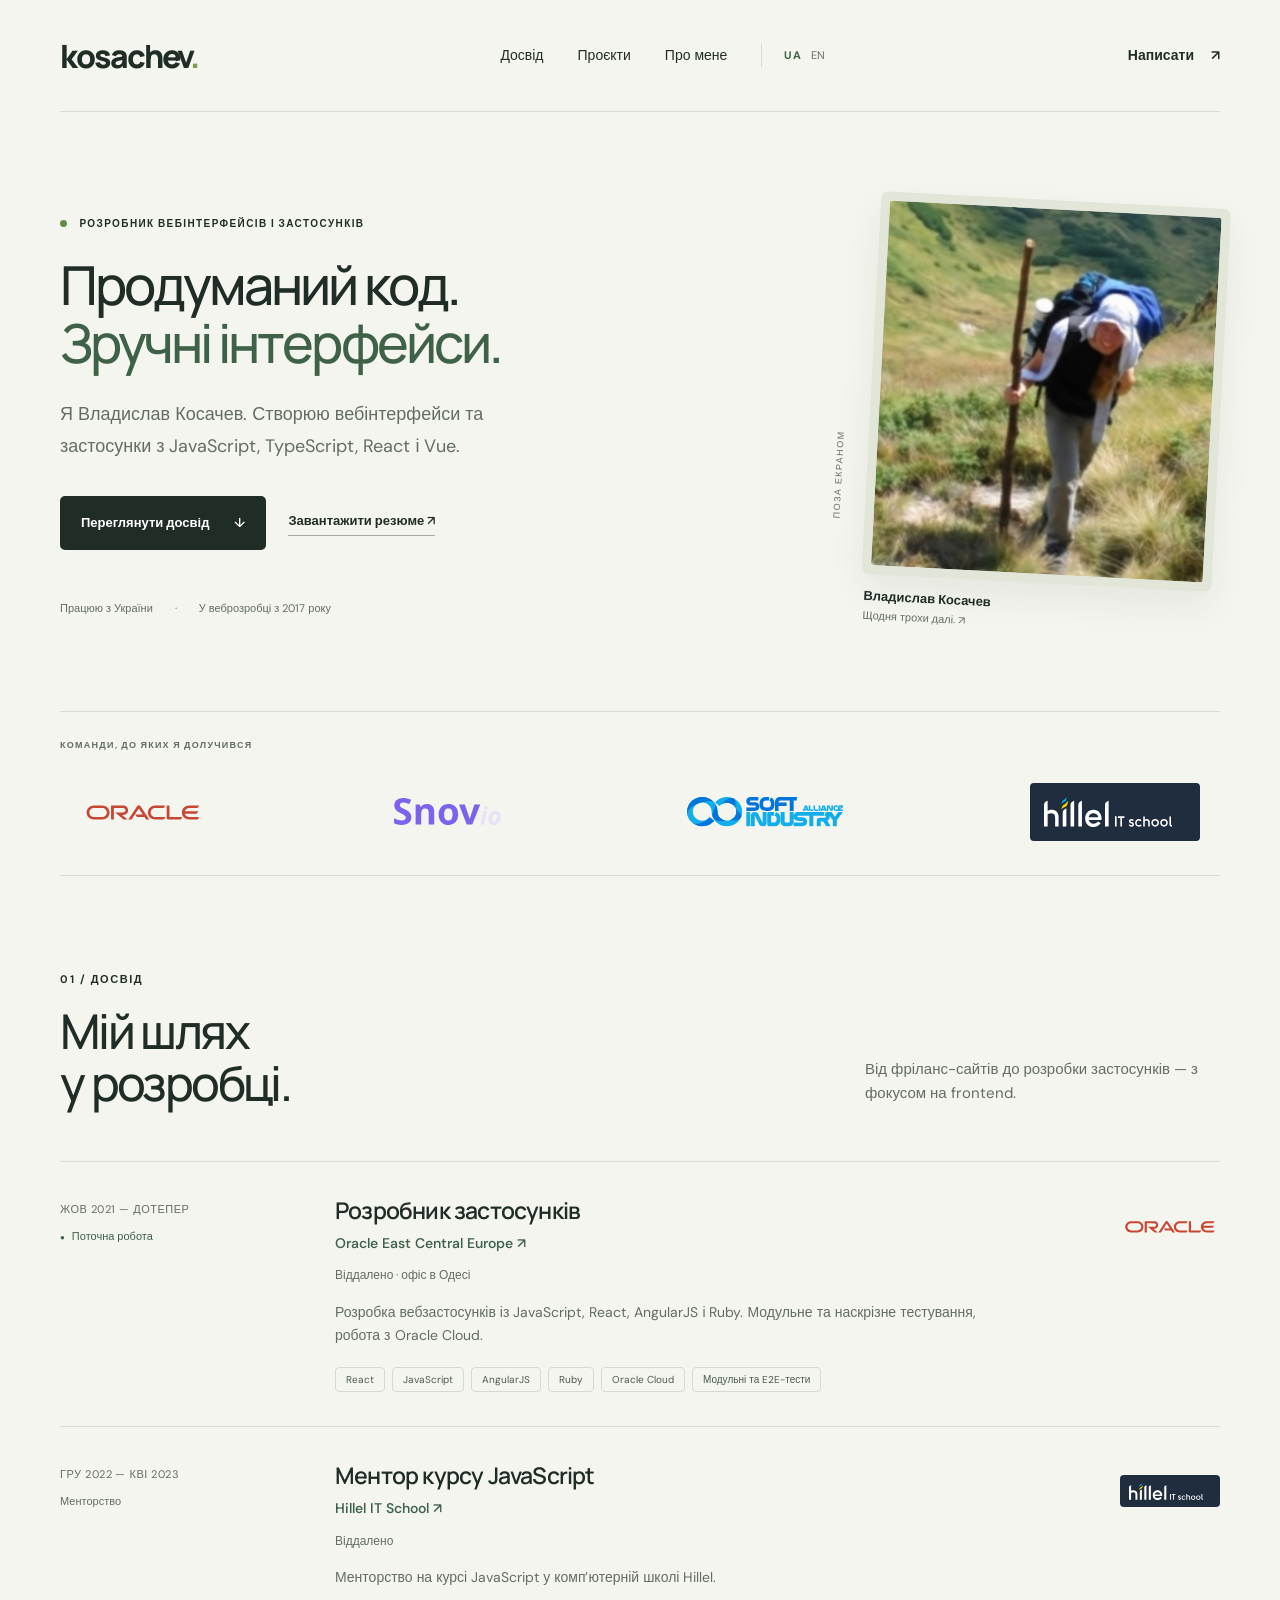
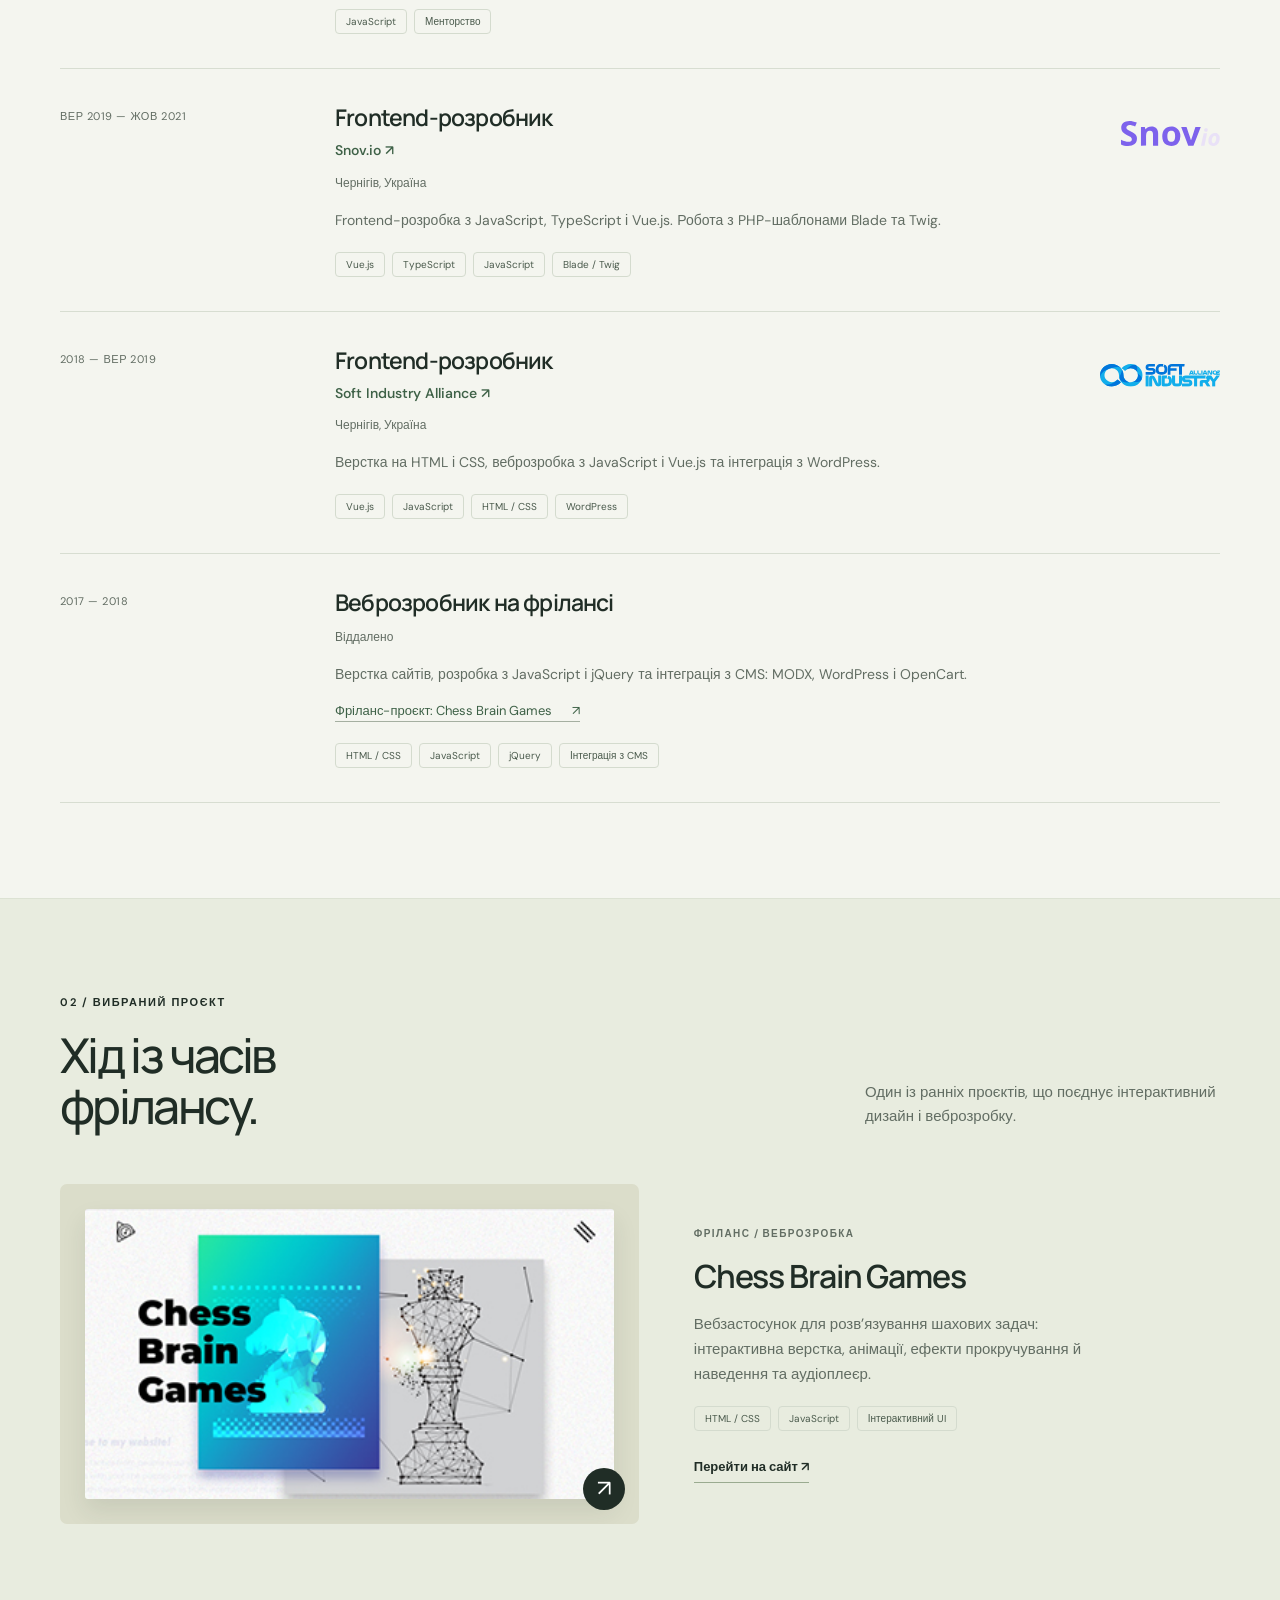
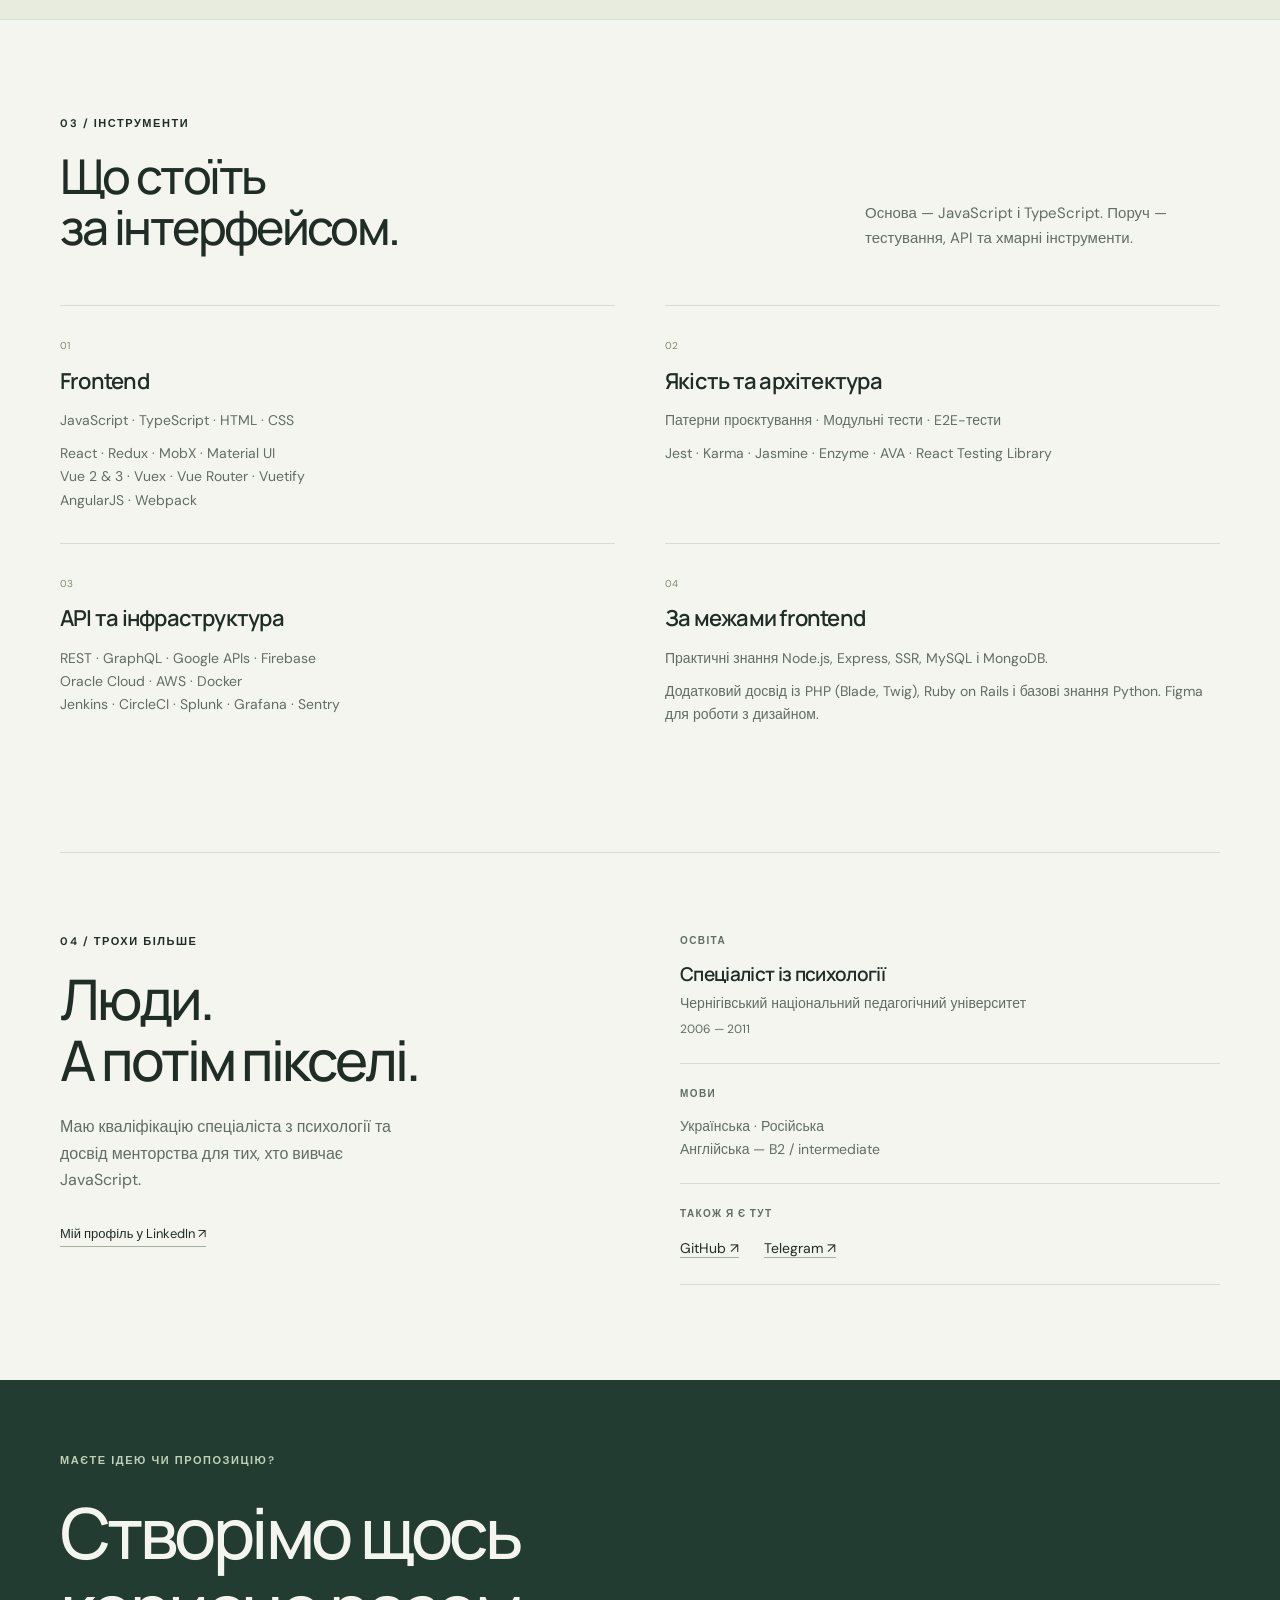
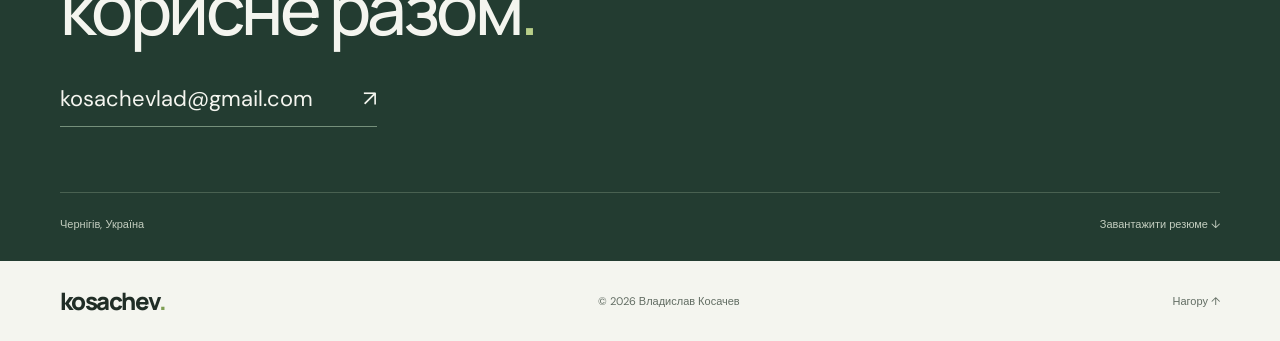
<file: index.html>
<!doctype html>
<html lang="uk">
<head>
<meta charset="utf-8"><meta name="viewport" content="width=device-width, initial-scale=1">
<title>Владислав Косачев — Frontend-розробник</title>
<meta name="description" content="Владислав Косачев — розробник вебінтерфейсів і застосунків з України. JavaScript, TypeScript, React, Vue, тестування та хмарні технології.">
<meta name="theme-color" content="#f4f5ef"><link rel="canonical" href="https://kosachevlad.github.io/"><link rel="alternate" hreflang="uk" href="https://kosachevlad.github.io/"><link rel="alternate" hreflang="en" href="https://kosachevlad.github.io/en.html"><link rel="alternate" hreflang="x-default" href="https://kosachevlad.github.io/">
<meta property="og:type" content="website"><meta property="og:title" content="Владислав Косачев — Frontend-розробник"><meta property="og:description" content="Вебінтерфейси, застосунки та увага до деталей. Мій досвід, навички й вибрані проєкти."><meta property="og:url" content="https://kosachevlad.github.io/"><meta property="og:image" content="https://kosachevlad.github.io/assets/avatar.jpg">
<link rel="icon" href="assets/favicon.svg" type="image/svg+xml"><link rel="stylesheet" href="assets/portfolio.css">
<script async src="https://www.googletagmanager.com/gtag/js?id=G-BVG112E17D"></script><script>window.dataLayer=window.dataLayer||[];function gtag(){dataLayer.push(arguments)}gtag('js',new Date());gtag('config','G-BVG112E17D');</script>
</head>
<body>
<a class="skip" href="#main">Перейти до вмісту</a>
<header class="header wrap"><a class="wordmark" href="#" aria-label="Владислав Косачев — головна">kosachev<span>.</span></a><nav aria-label="Головна навігація"><a href="#experience">Досвід</a><a href="#work">Проєкти</a><a href="#about">Про мене</a><div class="language-switch" aria-label="Мова"><span aria-current="page">UA</span><a href="en.html" lang="en" aria-label="English">EN</a></div></nav><a class="nav-contact" href="mailto:kosachevlad@gmail.com">Написати <span aria-hidden="true">↗</span></a></header>
<main id="main">
<section class="hero wrap" aria-labelledby="hero-title"><div class="hero-copy"><p class="eyebrow"><span class="dot"></span> РОЗРОБНИК ВЕБІНТЕРФЕЙСІВ І ЗАСТОСУНКІВ</p><h1 id="hero-title">Продуманий код.<br><em>Зручні інтерфейси.</em></h1><p class="intro">Я Владислав Косачев. Створюю вебінтерфейси та застосунки з JavaScript, TypeScript, React і Vue.</p><div class="actions"><a class="button dark" href="#experience">Переглянути досвід <span aria-hidden="true">↓</span></a><a class="text-link" href="assets/vladyslav-kosachev-resume.pdf" download>Завантажити резюме <span aria-hidden="true">↗</span></a></div><div class="hero-meta"><span>Працюю з України</span><span>У веброзробці з 2017 року</span></div></div><figure class="portrait"><div class="photo-frame"><img src="assets/avatar.jpg" alt="Владислав у гірському поході з рюкзаком і палицею" width="640" height="720" fetchpriority="high"></div><figcaption><span>Владислав Косачев</span><span>Щодня трохи далі. ↗</span></figcaption><span class="photo-label">ПОЗА ЕКРАНОМ</span></figure></section>
<section class="companies wrap" aria-label="Компанії, у яких я працював"><p class="eyebrow">КОМАНДИ, ДО ЯКИХ Я ДОЛУЧИВСЯ</p><div class="logo-row"><a href="https://www.oracle.com/" target="_blank" rel="noopener noreferrer"><img src="assets/oracle.svg" alt="Oracle" width="126" height="36"></a><a href="https://snov.io/" target="_blank" rel="noopener noreferrer"><img src="assets/snov.svg" alt="Snov.io" width="108" height="36"></a><a href="https://soft-industry.com/" target="_blank" rel="noopener noreferrer"><img src="assets/soft-industry.svg" alt="Soft Industry Alliance" width="156" height="48"></a><a href="https://ithillel.ua/" target="_blank" rel="noopener noreferrer"><img src="assets/hillel.svg" alt="Hillel IT School" width="142" height="42"></a></div></section>
<section class="section wrap" id="experience"><div class="section-head"><div><p class="eyebrow">01 / ДОСВІД</p><h2>Мій шлях<br>у розробці.</h2></div><p>Від фріланс-сайтів до розробки застосунків — з фокусом на frontend.</p></div>
<div class="timeline">
<article class="job"><div class="job-period">ЖОВ 2021 — ДОТЕПЕР<span class="current">Поточна робота</span></div><div class="job-body"><div class="job-top"><div><h3>Розробник застосунків</h3><a class="company-link" href="https://www.oracle.com/" target="_blank" rel="noopener noreferrer">Oracle East Central Europe ↗</a></div><img class="job-logo" src="assets/oracle.svg" alt="Oracle" width="100" height="32" loading="lazy"></div><p class="location">Віддалено · офіс в Одесі</p><p>Розробка вебзастосунків із JavaScript, React, AngularJS і Ruby. Модульне та наскрізне тестування, робота з Oracle Cloud.</p><div class="tags"><span>React</span><span>JavaScript</span><span>AngularJS</span><span>Ruby</span><span>Oracle Cloud</span><span>Модульні та E2E-тести</span></div></div></article>
<article class="job"><div class="job-period">ГРУ 2022 — КВІ 2023<span>Менторство</span></div><div class="job-body"><div class="job-top"><div><h3>Ментор курсу JavaScript</h3><a class="company-link" href="https://ithillel.ua/" target="_blank" rel="noopener noreferrer">Hillel IT School ↗</a></div><img class="job-logo hillel" src="assets/hillel.svg" alt="Hillel IT School" width="100" height="32" loading="lazy"></div><p class="location">Віддалено</p><p>Менторство на курсі JavaScript у комп’ютерній школі Hillel.</p><div class="tags"><span>JavaScript</span><span>Менторство</span></div></div></article>
<article class="job"><div class="job-period">ВЕР 2019 — ЖОВ 2021</div><div class="job-body"><div class="job-top"><div><h3>Frontend-розробник</h3><a class="company-link" href="https://snov.io/" target="_blank" rel="noopener noreferrer">Snov.io ↗</a></div><img class="job-logo" src="assets/snov.svg" alt="Snov.io" width="100" height="32" loading="lazy"></div><p class="location">Чернігів, Україна</p><p>Frontend-розробка з JavaScript, TypeScript і Vue.js. Робота з PHP-шаблонами Blade та Twig.</p><div class="tags"><span>Vue.js</span><span>TypeScript</span><span>JavaScript</span><span>Blade / Twig</span></div></div></article>
<article class="job"><div class="job-period">2018 — ВЕР 2019</div><div class="job-body"><div class="job-top"><div><h3>Frontend-розробник</h3><a class="company-link" href="https://soft-industry.com/" target="_blank" rel="noopener noreferrer">Soft Industry Alliance ↗</a></div><img class="job-logo" src="assets/soft-industry.svg" alt="Soft Industry Alliance" width="120" height="38" loading="lazy"></div><p class="location">Чернігів, Україна</p><p>Верстка на HTML і CSS, веброзробка з JavaScript і Vue.js та інтеграція з WordPress.</p><div class="tags"><span>Vue.js</span><span>JavaScript</span><span>HTML / CSS</span><span>WordPress</span></div></div></article>
<article class="job"><div class="job-period">2017 — 2018</div><div class="job-body"><h3>Веброзробник на фрілансі</h3><p class="location">Віддалено</p><p>Верстка сайтів, розробка з JavaScript і jQuery та інтеграція з CMS: MODX, WordPress і OpenCart.</p><a class="project-inline" href="https://chessbraingames.com/" target="_blank" rel="noopener noreferrer">Фріланс-проєкт: Chess Brain Games <span aria-hidden="true">↗</span></a><div class="tags"><span>HTML / CSS</span><span>JavaScript</span><span>jQuery</span><span>Інтеграція з CMS</span></div></div></article>
</div></section>
<section class="work-section" id="work"><div class="wrap section"><div class="section-head"><div><p class="eyebrow">02 / ВИБРАНИЙ ПРОЄКТ</p><h2>Хід із часів<br>фрілансу.</h2></div><p>Один із ранніх проєктів, що поєднує інтерактивний дизайн і веброзробку.</p></div><a class="project" href="https://chessbraingames.com/" target="_blank" rel="noopener noreferrer"><div class="project-image"><img src="img/portfolio-chess.jpg" alt="Вигляд сайту Chess Brain Games" loading="lazy" width="800" height="540"><span class="project-open" aria-hidden="true">↗</span></div><div class="project-info"><p class="eyebrow">ФРІЛАНС / ВЕБРОЗРОБКА</p><h3>Chess Brain Games</h3><p>Вебзастосунок для розв’язування шахових задач: інтерактивна верстка, анімації, ефекти прокручування й наведення та аудіоплеєр.</p><div class="tags"><span>HTML / CSS</span><span>JavaScript</span><span>Інтерактивний UI</span></div><span class="visit">Перейти на сайт ↗</span></div></a></div></section>
<section class="section wrap" id="skills"><div class="section-head"><div><p class="eyebrow">03 / ІНСТРУМЕНТИ</p><h2>Що стоїть<br>за інтерфейсом.</h2></div><p>Основа — JavaScript і TypeScript. Поруч — тестування, API та хмарні інструменти.</p></div><div class="skill-grid"><article><span class="skill-number">01</span><h3>Frontend</h3><p>JavaScript · TypeScript · HTML · CSS</p><p>React · Redux · MobX · Material UI<br>Vue 2 & 3 · Vuex · Vue Router · Vuetify<br>AngularJS · Webpack</p></article><article><span class="skill-number">02</span><h3>Якість та архітектура</h3><p>Патерни проєктування · Модульні тести · E2E-тести</p><p>Jest · Karma · Jasmine · Enzyme · AVA · React Testing Library</p></article><article><span class="skill-number">03</span><h3>API та інфраструктура</h3><p>REST · GraphQL · Google APIs · Firebase<br>Oracle Cloud · AWS · Docker<br>Jenkins · CircleCI · Splunk · Grafana · Sentry</p></article><article><span class="skill-number">04</span><h3>За межами frontend</h3><p>Практичні знання Node.js, Express, SSR, MySQL і MongoDB.</p><p>Додатковий досвід із PHP (Blade, Twig), Ruby on Rails і базові знання Python. Figma для роботи з дизайном.</p></article></div></section>
<section class="about wrap" id="about"><div><p class="eyebrow">04 / ТРОХИ БІЛЬШЕ</p><h2>Люди.<br>А потім пікселі.</h2><p class="about-copy">Маю кваліфікацію спеціаліста з психології та досвід менторства для тих, хто вивчає JavaScript.</p><a class="text-link" href="https://www.linkedin.com/in/vladyslav-kosachev" target="_blank" rel="noopener noreferrer">Мій профіль у LinkedIn ↗</a></div><div class="details"><div><p class="eyebrow">ОСВІТА</p><h3>Спеціаліст із психології</h3><p>Чернігівський національний педагогічний університет</p><span>2006 — 2011</span></div><div><p class="eyebrow">МОВИ</p><p>Українська · Російська</p><p>Англійська — B2 / intermediate</p></div><div><p class="eyebrow">ТАКОЖ Я Є ТУТ</p><a href="https://github.com/kosachevlad" target="_blank" rel="noopener noreferrer">GitHub ↗</a><a href="https://t.me/kosachevlad" target="_blank" rel="noopener noreferrer">Telegram ↗</a></div></div></section>
<section class="contact"><div class="wrap"><p class="eyebrow">МАЄТЕ ІДЕЮ ЧИ ПРОПОЗИЦІЮ?</p><h2>Створімо щось<br>корисне разом<span>.</span></h2><a class="contact-email" href="mailto:kosachevlad@gmail.com">kosachevlad@gmail.com <span aria-hidden="true">↗</span></a><div class="contact-bottom"><span>Чернігів, Україна</span><a href="assets/vladyslav-kosachev-resume.pdf" download>Завантажити резюме ↓</a></div></div></section>
</main><footer class="wrap footer"><a class="wordmark" href="#" aria-label="Нагору">kosachev<span>.</span></a><p>© <span id="year">2026</span> Владислав Косачев</p><a href="#">Нагору ↑</a></footer><script>document.getElementById('year').textContent=new Date().getFullYear()</script>
</body></html>
</file>
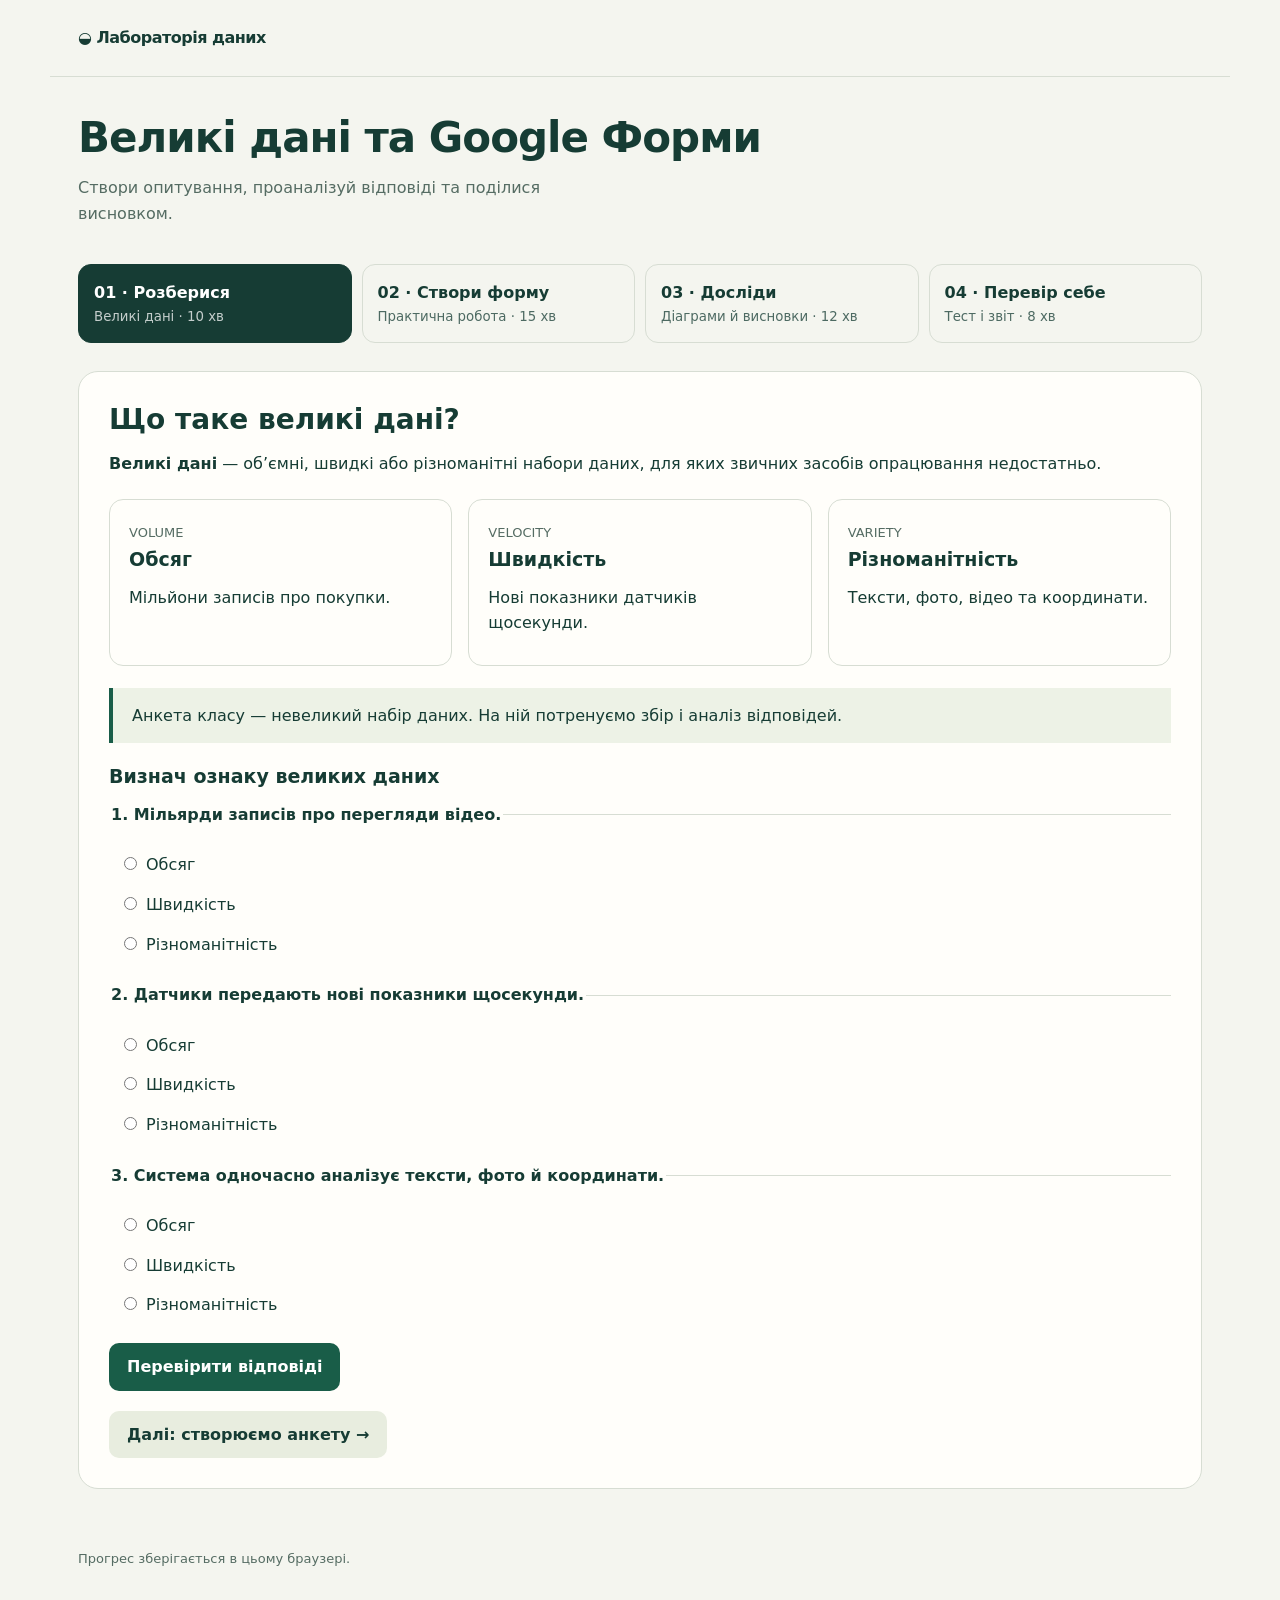
<file: big-data/index.html>
<!doctype html>
<html lang="uk"><head><meta charset="UTF-8"><meta name="viewport" content="width=device-width,initial-scale=1"><title>Лабораторія даних · 8 клас</title>
<style>
:root{--bg:#f4f5ef;--ink:#163c34;--muted:#556c63;--green:#195d48;--lime:#d8ee8b;--line:#d7ddd3;--white:#fffefa}*{box-sizing:border-box}body{margin:0;background:var(--bg);color:var(--ink);font:16px/1.6 system-ui,sans-serif}button,input,select,textarea{font:inherit}button,a,input,select,textarea{outline-offset:4px}button{cursor:pointer}header{max-width:1180px;margin:auto;padding:25px 28px;display:flex;justify-content:space-between;align-items:center;border-bottom:1px solid var(--line)}.brand{font-weight:800;letter-spacing:-.5px}.badge{font-size:13px;background:#e5e9df;padding:6px 12px;border-radius:30px}main{max-width:1180px;margin:auto;padding:36px 28px 60px}.hero{display:grid;grid-template-columns:1fr;gap:0;align-items:center;margin-bottom:24px}.eyebrow{text-transform:uppercase;letter-spacing:2px;font-size:12px;font-weight:800;color:var(--green)}h1{font-size:clamp(28px,4vw,42px);line-height:1.2;letter-spacing:-1px;margin:0 0 12px}h2{font-size:28px;line-height:1.25;margin:0 0 14px}h3{font-size:19px;margin:0 0 10px}p{margin:10px 0}.sub{color:var(--muted);max-width:560px}.visual{background:var(--green);border-radius:24px;padding:26px;color:white;min-height:232px;position:relative;overflow:hidden}.visual .bars{height:110px;display:flex;align-items:end;gap:12px;margin:18px 0}.visual .bars i{flex:1;background:var(--lime);border-radius:6px 6px 0 0}.visual small{color:#e0eadf}.visual b{font-size:26px}.nav{display:grid;grid-template-columns:repeat(4,1fr);gap:10px;margin:28px 0}.nav button{padding:15px;text-align:left;border:1px solid var(--line);border-radius:13px;background:transparent;color:var(--ink);font-weight:700}.nav button[aria-selected=true]{background:var(--ink);color:white;border-color:var(--ink)}.nav small{display:block;font-weight:400;opacity:.75}.panel{background:var(--white);border:1px solid var(--line);border-radius:20px;padding:30px}.grid{display:grid;grid-template-columns:repeat(3,1fr);gap:16px;margin:22px 0}.card{padding:19px;border:1px solid var(--line);border-radius:14px}.card .num{font-size:13px;color:var(--muted)}.note{padding:15px 19px;border-left:4px solid var(--green);background:#edf2e6;margin:18px 0}.btn{display:inline-block;border:0;border-radius:10px;padding:11px 18px;background:var(--green);color:white;text-decoration:none;font-weight:650}.btn.alt{background:#e8eddf;color:var(--ink)}.actions{display:flex;gap:12px;flex-wrap:wrap;margin-top:20px}.question{border-top:1px solid var(--line);padding:18px 0}.question label{display:block;padding:7px 10px;border-radius:7px}.question label:hover{background:#f0f3e9}input[type=radio],input[type=checkbox]{accent-color:var(--green);margin-right:9px}.feedback{color:var(--green);font-weight:650;margin-top:8px}.error{color:#9a3c21}table{width:100%;border-collapse:collapse;font-size:15px;margin:18px 0}th,td{text-align:left;padding:12px;border-bottom:1px solid var(--line);vertical-align:top}th{background:#eef1e6}textarea{width:100%;min-height:110px;border:1px solid #a4b7a8;border-radius:10px;padding:12px;background:white;color:var(--ink)}input[type=url],select{border:1px solid #a4b7a8;border-radius:8px;padding:9px;background:white;max-width:100%}input[type=url]{width:100%}.checks label{display:block;padding:10px;border-bottom:1px solid var(--line)}.analysis{display:grid;grid-template-columns:1fr 1fr;gap:28px;margin-top:22px}.chartrow{margin:15px 0}.chartlabel{display:flex;justify-content:space-between;font-size:14px}.track{height:20px;background:#eaf0e2;border-radius:5px;overflow:hidden}.fill{height:100%;background:var(--green);transition:width .25s}.stat{font-size:40px;font-weight:800;letter-spacing:-1px}.controls{display:flex;align-items:center;gap:15px;flex-wrap:wrap}.controls label{font-size:14px}.progress{height:5px;background:#dde4d4;border-radius:5px;overflow:hidden;margin-top:16px}.progress div{height:100%;background:var(--green);transition:width .2s}.quiet{font-size:13px;color:var(--muted)}footer{max-width:1180px;margin:auto;padding:0 28px 30px;color:var(--muted);font-size:13px}details{border:1px solid var(--line);border-radius:12px;padding:16px;margin-top:22px}summary{cursor:pointer;font-weight:700}a{color:var(--green)}[hidden]{display:none!important}.pill{background:var(--lime);padding:3px 9px;border-radius:20px;font-size:12px;font-weight:700}ol{padding-left:23px}li{margin:9px 0}@media(max-width:740px){header,main{padding-left:18px;padding-right:18px}.hero,.analysis{grid-template-columns:1fr;gap:22px}.hero{margin-bottom:20px}.visual{min-height:180px}.visual .bars{height:70px}.nav{grid-template-columns:1fr 1fr}.grid{grid-template-columns:1fr}.panel{padding:21px}table{font-size:13px}td,th{padding:8px}.badge{font-size:11px}h1{letter-spacing:-1px}}@media print{header,.hero,.nav,.actions,footer,details{display:none}.panel{border:0}section[hidden]{display:none!important}body{background:white}}
</style></head><body>
<header><div class="brand">◒ Лабораторія даних</div></header>
<main><div class="hero"><div><h1>Великі дані та Google Форми</h1><p class="sub">Створи опитування, проаналізуй відповіді та поділися висновком.</p></div></div>
<nav class="nav" aria-label="Етапи уроку"><button aria-selected="true" data-tab="0">01 · Розберися<small>Великі дані · 10 хв</small></button><button aria-selected="false" data-tab="1">02 · Створи форму<small>Практична робота · 15 хв</small></button><button aria-selected="false" data-tab="2">03 · Досліди<small>Діаграми й висновки · 12 хв</small></button><button aria-selected="false" data-tab="3">04 · Перевір себе<small>Тест і звіт · 8 хв</small></button></nav>
<section class="panel" id="p0"><h2>Що таке великі дані?</h2><p><strong>Великі дані</strong> — об’ємні, швидкі або різноманітні набори даних, для яких звичних засобів опрацювання недостатньо.</p><div class="grid"><div class="card"><span class="num">VOLUME</span><h3>Обсяг</h3><p>Мільйони записів про покупки.</p></div><div class="card"><span class="num">VELOCITY</span><h3>Швидкість</h3><p>Нові показники датчиків щосекунди.</p></div><div class="card"><span class="num">VARIETY</span><h3>Різноманітність</h3><p>Тексти, фото, відео та координати.</p></div></div><div class="note">Анкета класу — невеликий набір даних. На ній потренуємо збір і аналіз відповідей.</div><h3>Визнач ознаку великих даних</h3><div id="concepts"></div><button class="btn" id="conceptCheck">Перевірити відповіді</button><p id="conceptResult" role="status"></p><div class="actions"><button class="btn alt" data-next="1">Далі: створюємо анкету →</button></div></section>
<section class="panel" id="p1" hidden><h2>Створи анкету «Як нам зручніше вчитися?»</h2><p>Дізнайся, як однокласникам зручніше навчатися.</p><div class="note">Створи анкету в Google Формах. Не запитуй ПІБ, адреси, телефони та електронну пошту.</div><div class="actions"><a class="btn" href="https://forms.google.com" target="_blank" rel="noopener">Відкрити Google Форми ↗</a><a href="https://support.google.com/docs/answer/6281888?hl=uk" target="_blank" rel="noopener" class="btn alt">Офіційна інструкція</a></div><ol><li>Додай назву «Як нам зручніше вчитися?» та короткий опис мети.</li><li>Додай три запитання з таблиці. Перше зроби обов’язковим.</li><li>Вимкни збір електронних адрес. Перевір форму в режимі перегляду.</li><li>Опублікуй форму й надішли в навчальний чат посилання для заповнення, а не редагування.</li><li>Заповни дві анкети однокласників. Якщо немає доступу, звернися до вчителя.</li></ol><div style="overflow-x:auto"><table><thead><tr><th>Запитання</th><th>Тип відповіді</th><th>Варіанти</th></tr></thead><tbody><tr><td>Якби ти міг обирати, який би формат уроку ти вибрав?</td><td>Прапорці: кілька варіантів</td><td>□ Офлайн (у школі, у кабінетах)<br>□ Онлайн (удома через Google Meet)<br>□ Відеоурок (учитель надсилає відео й дає завдання до нього)</td></tr><tr><td>Які матеріали допомагають тобі навчатися?</td><td>Прапорці: кілька варіантів</td><td>Схеми; приклади; відео; тести; інше</td></tr><tr><td>Наскільки зручно тобі навчатися за відеоінструкцією?</td><td>Лінійна шкала 1–5</td><td>1 — зовсім незручно; 5 — дуже зручно</td></tr></tbody></table></div><p class="quiet">Прапорці дозволяють кілька відповідей, тому сума відсотків може перевищувати 100%.</p><h3>Перевір форму</h3><div class="checks" id="checklist"></div><label for="formUrl"><strong>Посилання на мою Google Форму</strong> (для звіту)</label><input id="formUrl" type="url" placeholder="https://docs.google.com/forms/…"><div class="actions"><button class="btn alt" data-next="2">Далі: аналізуємо дані →</button></div></section>
<section class="panel" id="p2" hidden><h2>Проаналізуй відповіді</h2><p>Тут використано <strong>навчальні дані</strong>, а не відповіді з твоєї форми.</p><div class="controls"><label>Розмір набору <select id="sample"><option value="30">30 відповідей</option><option value="300">300 відповідей</option><option value="3000">3 000 відповідей</option></select></label><label>Показати <select id="group"><option value="all">Усі класи</option><option value="7 клас">7 клас</option><option value="8 клас">8 клас</option><option value="9 клас">9 клас</option><option value="11 клас">11 клас</option></select></label><button class="btn alt" id="csv">Завантажити CSV</button></div><div class="analysis"><div><h3>Який формат пояснення обирають?</h3><div id="chart" aria-live="polite"></div></div><div class="card"><span class="num">У ПОТОЧНІЙ ВИБІРЦІ</span><div class="stat" id="count"></div><p id="leader"></p><p class="quiet">У цьому прикладі кожен учасник обрав один формат.</p></div></div><div class="note">3 000 відповідей у тренажері — ще не Big Data. Висновки стосуються лише опитаної групи.</div><ol><li>Знайди найпопулярніший формат для всіх класів і для 8 класу. Чи збігається результат?</li><li>Перемкни 30 і 300 відповідей. Чому частки можуть змінитися?</li><li>Чи можна за відповідями одного класу робити висновок про всіх учнів України? Поясни.</li></ol><label for="conclusion"><strong>Мій висновок</strong></label><textarea id="conclusion" placeholder="Я дослідив/дослідила … відповідей, фільтр … . Найчастіше обирали … (…%). Цей висновок стосується лише … ."></textarea><p class="quiet">У своїй Google Формі переглянь діаграми на вкладці «Відповіді». <a href="https://support.google.com/docs/answer/139706?hl=uk" target="_blank" rel="noopener">Довідка Google</a>.</p><div class="actions"><button class="btn alt" data-next="3">Далі: підсумковий тест →</button></div></section>
<section class="panel" id="p3" hidden><h2>Перевір себе</h2><p>4 запитання · 1 бал за правильну відповідь.</p><div id="quiz"></div><button class="btn" id="quizCheck">Перевірити тест</button><p role="status" id="quizResult"></p><div class="card" style="margin-top:22px"><h3>Твій звіт</h3><p id="summary"></p><div class="progress"><div id="progress"></div></div><p class="quiet">Надішли вчителю звіт із посиланням на форму та своїм висновком.</p><div class="actions"><button class="btn" id="report" aria-describedby="shareHelp">Поділитися з учителем</button><button class="btn alt" id="downloadReport">Завантажити</button><button class="btn alt" id="reset">Почати заново</button></div><p class="quiet" id="shareHelp">У меню поширення вибери пошту чи месенджер і надішли файл учителю.</p><p id="shareStatus" role="status" aria-live="polite"></p><div id="shareFallback" class="note" hidden><strong>Передай звіт учителю</strong><p>Збережи файл .txt, відкрий чат із учителем або завдання у Classroom та прикріпи цей файл.</p><button class="btn alt" id="saveReport">Зберегти файл звіту</button></div></div></section>
</main><footer>Прогрес зберігається в цьому браузері.</footer>
<script>
const $=s=>document.querySelector(s);let state={checks:[],url:'',conclusion:'',quiz:[],concepts:[]};try{Object.assign(state,JSON.parse(localStorage.getItem('dataLab8')||'{}'))}catch(e){}function save(){try{localStorage.setItem('dataLab8',JSON.stringify(state))}catch(e){}}function tab(n){document.querySelectorAll('section.panel').forEach((p,i)=>p.hidden=i!==n);document.querySelectorAll('[data-tab]').forEach((b,i)=>b.setAttribute('aria-selected',String(i===n)));updateSummary()}document.querySelectorAll('[data-tab]').forEach(b=>b.onclick=()=>tab(+b.dataset.tab));document.querySelectorAll('[data-next]').forEach(b=>b.onclick=()=>{tab(+b.dataset.next);$('.nav').scrollIntoView({behavior:'smooth',block:'start'})});
const conceptItems=[['Мільярди записів про перегляди відео.',['Обсяг','Швидкість','Різноманітність'],0,'Ключове тут — кількість записів.'],['Датчики передають нові показники щосекунди.',['Обсяг','Швидкість','Різноманітність'],1,'Підказка — безперервне надходження нових даних.'],['Система одночасно аналізує тексти, фото й координати.',['Обсяг','Швидкість','Різноманітність'],2,'Йдеться про різні формати даних.']];
const quizItems=[['Який приклад найкраще ілюструє великі дані?',['П’ять оцінок у зошиті','Потік мільйонів подій із різних сервісів','Список із десяти книжок'],1,'Важливі масштаб, швидкість і різноманітність потоку.'],['Потрібно дозволити вибір кількох матеріалів. Який тип запитання доречний?',['Один варіант','Прапорці','Дата'],1,'Прапорці дають змогу вибрати кілька відповідей.'],['Для опитування про навчальні формати варто…',['запитати домашню адресу','обов’язково зібрати телефони','збирати лише дані, потрібні для мети'],2,'Адреси та телефони не потрібні для цього дослідження.'],['18 із 30 учасників обрали відео. Який висновок коректний?',['60% опитаних обрали відео','Усі школярі люблять відео','Відео завжди найкраще навчає'],0,'18 ÷ 30 × 100 = 60%. Уподобання не доводить ефективність навчання.']];
function makeQuestions(items,target,key){$(target).innerHTML=items.map((q,i)=>`<fieldset class="question" style="border-left:0;border-right:0;border-bottom:0;margin:0"><legend><strong>${i+1}. ${q[0]}</strong></legend>${q[1].map((a,j)=>`<label><input type="radio" name="${key}${i}" value="${j}" ${state[key][i]===j?'checked':''}>${a}</label>`).join('')}<div id="${key}Feedback${i}" aria-live="polite"></div></fieldset>`).join('');$(target).addEventListener('change',e=>{const i=+e.target.name.replace(key,'');state[key][i]=+e.target.value;save();const f=$('#'+key+'Feedback'+i);f.textContent='';$(key==='quiz'?'#quizResult':'#conceptResult').textContent='';updateSummary()})}makeQuestions(conceptItems,'#concepts','concepts');makeQuestions(quizItems,'#quiz','quiz');function grade(items,key){let score=0;items.forEach((q,i)=>{const correct=state[key][i]===q[2];if(correct)score++;const el=$('#'+key+'Feedback'+i);el.className=correct?'feedback':'feedback error';el.textContent=(correct?'✓ Правильно. ':state[key][i]===undefined?'Оберіть відповідь. ':'Спробуйте ще раз. ')+q[3]});return score}$('#conceptCheck').onclick=()=>{$('#conceptResult').textContent=`Результат: ${grade(conceptItems,'concepts')} із 3.`};$('#quizCheck').onclick=()=>{$('#quizResult').textContent=`Результат: ${grade(quizItems,'quiz')} із 4. Можна змінити відповіді й перевірити знову.`;updateSummary()};
const checkTexts=['Є назва й мета опитування','Є два запитання з прапорцями та одне зі шкалою','Збір електронних адрес вимкнено; зайвих особистих даних немає','Форма зрозуміла й доступна для заповнення','Посилання для заповнення надіслано'];$('#checklist').innerHTML=checkTexts.map((t,i)=>`<label><input type="checkbox" data-check="${i}" ${state.checks[i]?'checked':''}>${t}</label>`).join('');$('#checklist').onchange=e=>{state.checks[+e.target.dataset.check]=e.target.checked;save();updateSummary()};$('#formUrl').value=state.url;$('#formUrl').oninput=e=>{state.url=e.target.value;save()};$('#conclusion').value=state.conclusion;$('#conclusion').oninput=e=>{state.conclusion=e.target.value;save()};function quizScore(){return quizItems.reduce((n,q,i)=>n+(state.quiz[i]===q[2]),0)}function updateSummary(){const c=state.checks.filter(Boolean).length;$('#summary').textContent=`Контрольний список: ${c}/5. Відповідей у тесті: ${state.quiz.filter(x=>Number.isInteger(x)).length}/4. Висновок: ${state.conclusion.trim()?'додано':'ще не додано'}.`;$('#progress').style.width=(c/5*100)+'%'}
const formats=['Відео','Текст','Інтерактивна вправа','Пояснення вчителя'];function dataset(n){let seed=1827;const rnd=()=>{seed=(seed*16807)%2147483647;return seed/2147483647};return Array.from({length:n},(_,i)=>{const g=i%4;const r=rnd();const weights=g===1?[.18,.24,.65,1]:[.45,.62,.85,1];return{id:i+1,group:['7 клас','8 клас','9 клас','11 клас'][g],format:formats[weights.findIndex(x=>r<x)]}})}function rows(){let data=dataset(+$('#sample').value);return data.filter(d=>$('#group').value==='all'||d.group===$('#group').value)}function chart(){const data=rows(),counts=formats.map(f=>data.filter(d=>d.format===f).length),max=Math.max(...counts);$('#chart').innerHTML=formats.map((f,i)=>{let pct=counts[i]/data.length*100;return `<div class="chartrow"><div class="chartlabel"><span>${f}</span><strong>${counts[i]} · ${pct.toFixed(1)}%</strong></div><div class="track"><div class="fill" style="width:${pct}%"></div></div></div>`}).join('');$('#count').textContent=data.length;const leaders=formats.filter((f,i)=>counts[i]===max);$('#leader').textContent=`Найчастіше обирали: ${leaders.join(', ')}. Частка: ${(max/data.length*100).toFixed(1)}%.`}$('#sample').onchange=chart;$('#group').onchange=chart;
function download(name,text,type){const blob=new Blob(['\ufeff',text],{type});const url=URL.createObjectURL(blob);const a=document.createElement('a');a.href=url;a.download=name;a.click();setTimeout(()=>URL.revokeObjectURL(url),1000)}$('#csv').onclick=()=>download('navchalni-dani.csv','Номер;Умовний клас;Формат\r\n'+rows().map(d=>`${d.id};${d.group};${d.format}`).join('\r\n'),'text/csv;charset=utf-8');function reportText(){return `ПРАКТИЧНА РОБОТА: ВЕЛИКІ ДАНІ ТА GOOGLE ФОРМИ\nДата: ${new Date().toLocaleDateString('uk-UA')}\n\nПосилання на форму: ${state.url||'не додано'}\n\nСамооцінювання:\n${checkTexts.map((t,i)=>(state.checks[i]?'[+] ':'[ ] ')+t).join('\n')}\n\nМій висновок:\n${state.conclusion||'не додано'}\n\nПоточний результат тесту: ${quizScore()}/4\nВідповідей обрано: ${state.quiz.filter(x=>Number.isInteger(x)).length}/4\n\nДані тренажера — штучні. Цей звіт заповнюється учнем і потребує перевірки вчителем.`;}
function showShareFallback(message){$('#shareFallback').hidden=false;$('#shareStatus').textContent=message;}
$('#report').onclick=async()=>{
  const button=$('#report');if(button.disabled)return;
  $('#shareFallback').hidden=true;$('#shareStatus').textContent='';
  try{
    const file=new File(['\ufeff',reportText()],'zvit-praktychna-8-klas.txt',{type:'text/plain'});
    if(typeof navigator.share!=='function'||typeof navigator.canShare!=='function'||!navigator.canShare({files:[file]})){
      showShareFallback('Цей браузер не підтримує поширення файлів. Збережи звіт кнопкою нижче й прикріпи його в повідомленні вчителю або в завданні Classroom.');return;
    }
    button.disabled=true;
    await navigator.share({files:[file],title:'Звіт із практичної роботи · 8 клас'});
    $('#shareStatus').textContent='Меню поширення відкрито. Заверши надсилання у вибраному застосунку та перевір, що адресат — твій учитель.';
  }catch(error){
    if(error.name==='AbortError'){$('#shareStatus').textContent='Поширення скасовано або немає доступних застосунків. Можна повторити спробу чи зберегти звіт нижче.';$('#shareFallback').hidden=false;}
    else{showShareFallback('Не вдалося відкрити меню поширення. Збережи звіт і прикріпи його в чаті з учителем або у Classroom.');}
  }finally{button.disabled=false;}
};
$('#downloadReport').onclick=$('#saveReport').onclick=()=>{download('zvit-praktychna-8-klas.txt',reportText(),'text/plain;charset=utf-8');$('#shareStatus').textContent='Звіт підготовлено для збереження. Прикріпи збережений файл до повідомлення вчителю або до завдання у Classroom.';};
$('#reset').onclick=()=>{if(confirm('Очистити посилання, висновок і всі відповіді в цьому браузері?')){try{localStorage.removeItem('dataLab8')}catch(e){}location.reload()}};chart();updateSummary();
</script></body></html>
</file>
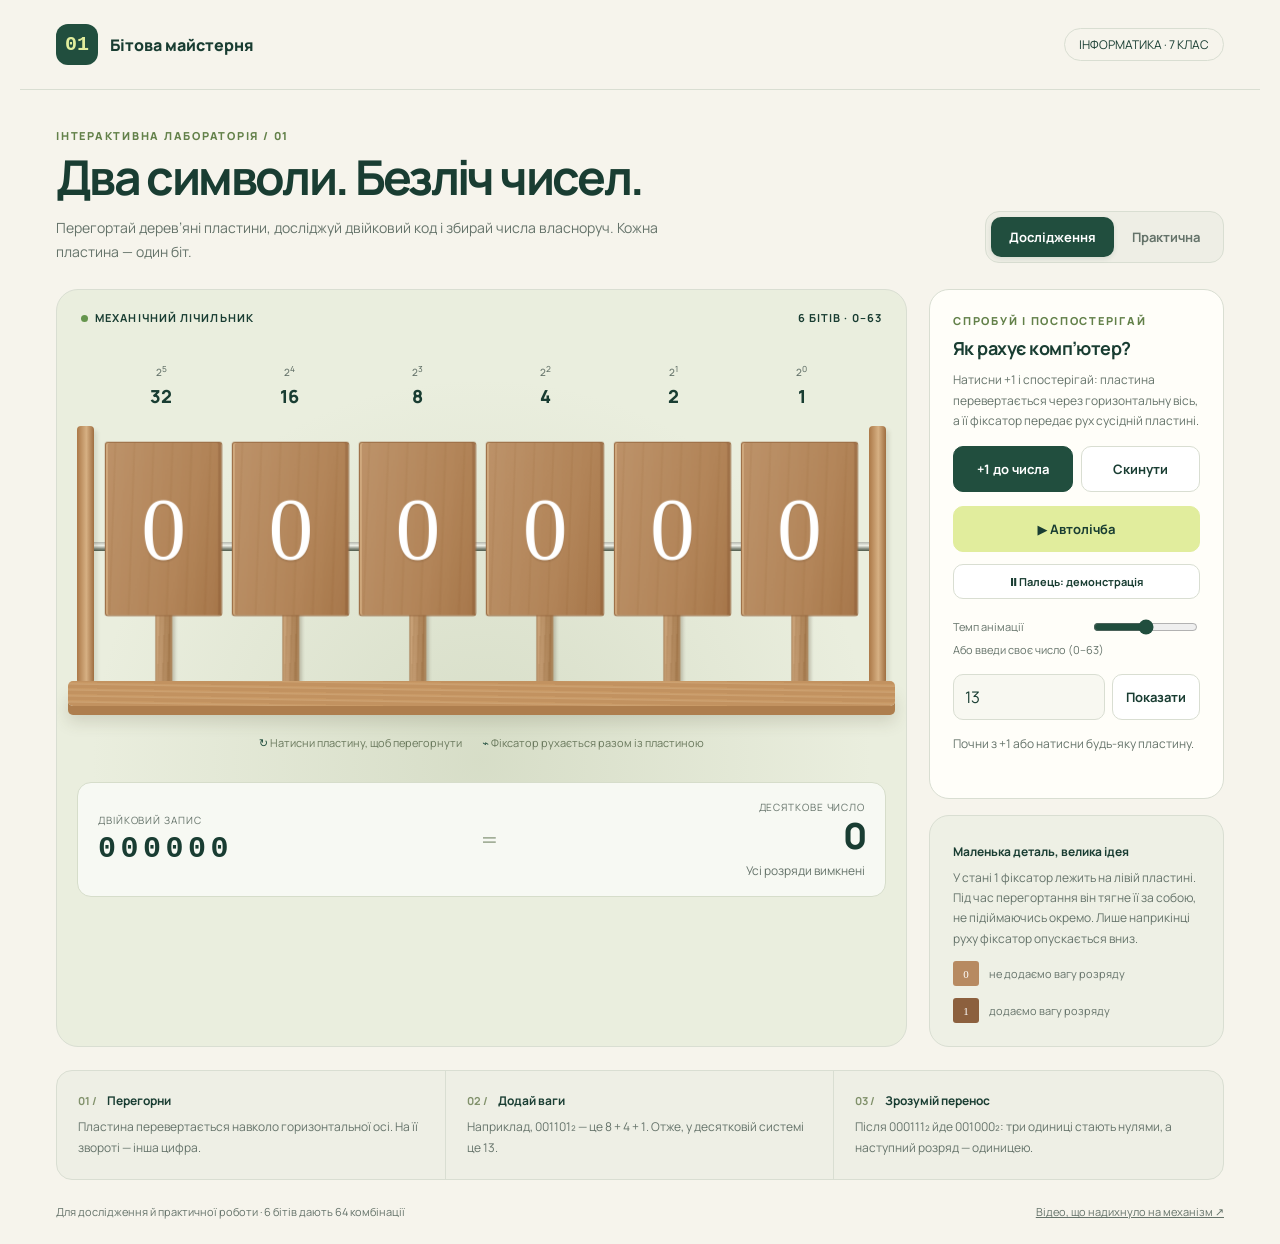
<file: binary-counter/index.html>
<!doctype html>
<html lang="uk">
<head>
<meta charset="utf-8"><meta name="viewport" content="width=device-width,initial-scale=1">
<title>Бітова майстерня · Двійкове кодування</title>
<style>
@import url('https://fonts.googleapis.com/css2?family=Manrope:wght@400;500;600;700;800&display=swap');
:root{--ink:#193d32;--muted:#65736a;--paper:#f6f4ec;--green:#214e3e;--lime:#e1ed9d;--line:#d9ded2;--wood:#ba8553}*{box-sizing:border-box}body{margin:0;background:var(--paper);color:var(--ink);font-family:Manrope,system-ui,sans-serif}button,input,select{font:inherit}button{cursor:pointer}button:disabled{cursor:default;opacity:.45}button:focus-visible,a:focus-visible,input:focus-visible,select:focus-visible{outline:3px solid #d89f28;outline-offset:5px}header{max-width:1240px;margin:auto;padding:24px 36px;display:flex;align-items:center;justify-content:space-between;border-bottom:1px solid var(--line)}.brand{font-weight:800;display:flex;align-items:center;gap:12px}.logo{background:var(--green);color:var(--lime);border-radius:12px;padding:9px;font-family:monospace;font-size:20px}.small{font-size:12px;letter-spacing:.08em;text-transform:uppercase}.class-tag{border:1px solid var(--line);border-radius:20px;padding:7px 14px;font-size:12px}main{max-width:1240px;margin:auto;padding:38px 36px 24px}.intro{display:flex;justify-content:space-between;align-items:end;gap:24px;margin-bottom:26px}.eyebrow{color:#63814a;font-size:11px;font-weight:800;letter-spacing:.16em}h1{font-size:clamp(30px,4vw,48px);letter-spacing:-.055em;margin:8px 0 12px;line-height:1.1}p{line-height:1.7;margin:0}.intro p{color:var(--muted);max-width:650px;font-size:14px}.modes{display:flex;padding:5px;border:1px solid var(--line);border-radius:14px;flex-shrink:0;background:#eeeee5}.mode{padding:11px 18px;border:0;background:none;border-radius:10px;color:var(--muted);font-size:13px;font-weight:700}.mode[aria-selected=true]{background:var(--green);color:white;box-shadow:0 2px 5px #183e321c}.workspace{display:grid;grid-template-columns:minmax(0,1fr) 295px;gap:22px}.machine{border:1px solid var(--line);border-radius:22px;background:#eaeede;overflow:hidden}.machine-top{display:flex;justify-content:space-between;align-items:center;padding:20px 24px;font-size:11px;font-weight:700;letter-spacing:.1em}.live-dot{display:inline-block;width:7px;height:7px;background:#65954d;border-radius:50%;margin-right:7px}.scene{position:relative;padding:18px 36px 32px;background:radial-gradient(ellipse at 50% 95%,#b0bc9a55,transparent 65%);isolation:isolate}.weights{display:grid;grid-template-columns:repeat(6,1fr);gap:12px;text-align:center;margin:0 10px 15px;font-weight:800;font-size:18px}.weights small{display:block;font-weight:500;font-size:10px;color:var(--muted);margin-bottom:4px}.rack{position:relative;padding:19px 12px 37px;display:grid;grid-template-columns:repeat(6,1fr);gap:10px;perspective:1000px}.rack:before{content:"";position:absolute;left:-14px;right:-14px;top:24px;height:12px;border-radius:4px;background:linear-gradient(#b3b6ac,#eef0e7 40%,#858b7e 75%,#505c4c);z-index:-1}.stand{position:absolute;top:3px;bottom:0;width:17px;background:linear-gradient(90deg,#ab7847,#d6b083 55%,#9f6e41);border-radius:4px;box-shadow:3px 4px 4px #46391c22;z-index:-1}.stand.left{left:-16px}.stand.right{right:-16px}.base{height:25px;margin:-3px -25px 0;border-radius:5px;background:repeating-linear-gradient(1deg,#c29260 0px,#c29260 3px,#cca171 4px,#c79763 6px);box-shadow:0 9px 0 #ae7e4e,0 16px 16px #4f48272b;position:relative}.bit{border:0;background:transparent;position:relative;display:block;padding:0;width:100%;height:174px;perspective:650px;overflow:visible;color:white}.bit:disabled{opacity:1;cursor:wait}.plate{position:absolute;inset:0;transform-style:preserve-3d;transition:transform 720ms cubic-bezier(.36,.03,.22,1);}.face{position:absolute;inset:0;-webkit-backface-visibility:hidden;backface-visibility:hidden;border-radius:3px;display:flex;align-items:center;justify-content:center;font-size:clamp(50px,7vw,92px);font-family:Georgia,serif;font-weight:400;text-shadow:0 2px 1px #563b2222;background:repeating-linear-gradient(92deg,#ffffff03 0 8px,#66370f0b 9px 10px,#ffffff05 11px 19px),linear-gradient(105deg,#bc9167,#b18356 65%,#a57447);border:1px solid #986b43;box-shadow:inset 2px 0 #eed0a061,inset -3px 0 #74482742}.face.back{transform:rotateY(180deg);background:repeating-linear-gradient(92deg,#ffffff03 0 8px,#66370f0b 9px 10px,#ffffff05 11px 19px),linear-gradient(105deg,#98714d,#a77a50 65%,#8d623e)}.tab{position:absolute;bottom:-28px;left:38%;width:24%;height:28px;background:linear-gradient(90deg,#a5764a,#c39970);border:1px solid #a67c52;box-shadow:2px 3px 2px #4a331922;transition:transform .7s}.bit[aria-pressed=true] .tab{transform:rotateX(180deg);opacity:.5}.latch{position:absolute;top:9px;right:-7px;width:68%;height:14px;border-radius:2px;background:linear-gradient(#d1ad86,#a7784a);border:1px solid #a4794d;transform-origin:82% 50%;z-index:4;box-shadow:1px 3px 2px #42290d40}.latch:after{content:"";position:absolute;right:12%;top:3px;width:5px;height:5px;background:#5a4938;border-radius:50%;box-shadow:0 0 0 1px #c2a07a}.bit.moving .latch{animation:release 1s ease-in-out}.bit:hover .face{outline:2px solid #f7e9ba66}.bit.active .face{border-color:#f4db9b}.bit.active:after{content:"";position:absolute;bottom:-48px;left:calc(50% - 3px);width:6px;height:6px;border-radius:50%;background:#315a37}@keyframes release{0%,100%{transform:rotate(0)}15%,72%{transform:rotate(-68deg)}88%{transform:rotate(9deg)}}.hintline{display:flex;justify-content:center;gap:20px;margin-top:29px;font-size:11px;color:#69785c}.hintline i{font-style:normal;color:var(--green)}.readout{margin:0 20px 20px;background:#ffffffa6;border:1px solid #d6ddca;border-radius:14px;padding:17px 20px;display:flex;align-items:center;justify-content:space-between;gap:15px}.readout-label{font-size:10px;letter-spacing:.09em;color:var(--muted);text-transform:uppercase}.binary{font-family:monospace;font-weight:700;font-size:30px;letter-spacing:.15em;margin-top:5px}.decimal{font-size:36px;font-weight:800;letter-spacing:-.05em;line-height:1.2}.equation{color:var(--muted);font-size:12px;margin-top:5px}.equal{color:#9ca991;font-size:25px}.sidebar{display:flex;flex-direction:column;gap:16px}.panel{border:1px solid var(--line);border-radius:20px;background:#fffef9;padding:23px}.panel h2{font-size:18px;letter-spacing:-.03em;margin:8px 0 10px}.panel p{font-size:12px;color:var(--muted)}.control{width:100%;padding:13px;border-radius:10px;border:1px solid var(--line);font-size:13px;font-weight:700;background:white;color:var(--ink)}.primary{background:var(--green);color:white;border-color:var(--green)}.secondary{background:var(--lime);border-color:var(--lime)}.controls{display:flex;gap:8px;margin-top:14px}.controls .control{flex:1}.field{display:flex;gap:7px;margin-top:15px}input[type=number]{min-width:0;width:100%;border:1px solid var(--line);border-radius:10px;padding:11px;color:var(--ink);background:#f8f8f1}label{font-size:11px;color:var(--muted)}select{width:100%;border:1px solid var(--line);padding:9px;border-radius:8px;background:#f9f9f2;color:var(--ink);margin:5px 0 8px}.speed{display:flex;align-items:center;justify-content:space-between;margin-top:18px;gap:10px}.speed input{width:105px;accent-color:var(--green)}.note{background:#eef0e5}.note b{font-size:12px}.legend-row{display:flex;gap:10px;align-items:center;margin-top:12px;font-size:11px;color:var(--muted)}.mini{height:25px;width:26px;display:grid;place-items:center;background:#b78a61;color:white;border-radius:3px;font-family:Georgia}.status{min-height:41px;margin-top:14px;font-size:12px;line-height:1.6;color:var(--muted)}.status.error{color:#a0412a}.status.success{color:#346431}.lesson-strip{margin-top:23px;display:grid;grid-template-columns:repeat(3,1fr);border:1px solid var(--line);border-radius:16px;overflow:hidden;background:#eeefe5}.lesson-strip article{padding:21px;border-right:1px solid var(--line)}.lesson-strip article:last-child{border:0}.lesson-strip h3{font-size:12px;margin:0 0 8px}.lesson-strip p{font-size:12px;color:var(--muted)}.number{font-size:11px;color:#81916b;margin-right:8px}.target{font-size:56px;line-height:1.2;font-weight:800;margin:10px 0;letter-spacing:-.05em}.task-top{display:flex;justify-content:space-between;align-items:center;font-size:11px}.progress{height:5px;background:#e9eddc;border-radius:4px;margin:13px 0;overflow:hidden}.progress span{display:block;height:100%;background:#688d43;transition:width .3s}.check{margin-top:13px}.help{margin-top:8px;border:0;background:none;color:var(--green);font-size:11px;text-decoration:underline;padding:7px 0}.hidden,[hidden]{display:none!important}footer{display:flex;justify-content:space-between;margin-top:24px;font-size:11px;color:var(--muted);gap:15px}a{color:inherit}.task-mode .readout{background:#fffdf2}.task-mode .decimal{font-size:24px}.task-mode #equation{font-size:11px}.task-mode .hintline{visibility:hidden}.completion{background:var(--lime);padding:14px;border-radius:10px;margin-top:12px;font-size:12px}.key{font-family:monospace;background:#e2e6d5;padding:1px 4px;border-radius:3px}@media(max-width:1000px){.workspace{grid-template-columns:minmax(0,1fr) 265px}.scene{padding-left:26px;padding-right:26px}.rack{gap:7px;padding-left:5px;padding-right:5px}.bit{height:145px}.intro{align-items:start;flex-direction:column}.weights{gap:7px;margin-left:5px;margin-right:5px}.face{font-size:65px}.latch{height:12px}}@media(max-width:760px){header{padding:18px 20px}main{padding:25px 16px}.workspace{grid-template-columns:1fr}.sidebar{display:grid;grid-template-columns:1fr 1fr}.panel{padding:18px}.intro{gap:20px}.intro p{font-size:13px}.lesson-strip{grid-template-columns:1fr}.lesson-strip article{border-right:0;border-bottom:1px solid var(--line)}.machine-top{padding:17px}.binary{font-size:26px}.face{font-size:70px}.bit{height:155px}footer{flex-direction:column}}@media(max-width:450px){.class-tag{font-size:10px}.brand{font-size:13px;gap:7px}.logo{font-size:16px}.sidebar{grid-template-columns:1fr}.bit{height:125px}.face{font-size:54px}.weights{font-size:15px;gap:6px}.rack{gap:6px}.scene{padding-left:24px;padding-right:24px}.latch{top:5px;right:-5px;height:11px;width:78%}.latch:after{top:2px}.readout{margin:0 12px 12px;padding:14px}.binary{font-size:24px}.machine-top{font-size:9px}.decimal{font-size:30px}.hintline{font-size:10px;gap:10px}}@media(prefers-reduced-motion:reduce){*,*:before,*:after{animation-duration:1ms!important;transition-duration:1ms!important;scroll-behavior:auto!important}}

/* The latch is on the plate itself, behind the 0 face and in front of the 1 face. */
.rack:before{top:calc(50% - 11px);height:9px}
.rack{padding-bottom:68px}
.plate{transform-origin:50% 50%;transition-timing-function:cubic-bezier(.38,.02,.25,1)}
.face.front{transform:translateZ(2px)}
.face.back{transform:rotateX(180deg) translateZ(2px)}
.latch{top:auto;bottom:4px;right:calc(50% - 8px);width:98%;height:17px;transform-origin:calc(100% - 8px) 50%;transform:translateZ(-5px) rotateZ(-90deg);z-index:auto;transition:none;border-radius:2px;background:repeating-linear-gradient(2deg,#ffffff08 0 3px,#5b361114 4px 5px),linear-gradient(#c9a176,#a27649);box-shadow:0 3px 3px #30200c30}
.latch:after{right:5px;top:5px;width:5px;height:5px;background:#554b3c;box-shadow:0 0 0 2px #94734d}
.bit[aria-pressed=true] .latch{transform:translateZ(-5px) rotateZ(0deg)}
.bit.moving.to-one .latch{animation:fall-on 1s linear both}
.bit.moving.to-zero .latch{animation:fall-off 1s linear both}
@keyframes fall-on{0%,15%{transform:translateZ(-5px) rotateZ(-90deg)}38%{transform:translateZ(-5px) rotateZ(-72deg)}62%{transform:translateZ(-5px) rotateZ(-30deg)}88%,100%{transform:translateZ(-5px) rotateZ(0)}}
@keyframes fall-off{0%,88%{transform:translateZ(-5px) rotateZ(0)}94%{transform:translateZ(-5px) rotateZ(-45deg)}100%{transform:translateZ(-5px) rotateZ(-90deg)}}
@media(max-width:450px){.latch{top:auto;right:calc(50% - 8px);width:98%;height:13px}.latch:after{top:3px}.rack{padding-bottom:57px}}
@media(prefers-reduced-motion:reduce){.bit.moving .latch{animation-duration:1ms!important}}

.finger{position:absolute;right:7.5%;top:-28px;width:72px;height:140px;z-index:30;pointer-events:none;opacity:0;transform:translate(16px,-28px) rotate(-8deg);transform-origin:50% 15%;filter:drop-shadow(3px 5px 3px #39251235)}
.finger svg{display:block;width:100%;height:100%;overflow:visible}
.finger.ready{opacity:1}
.finger.pressing{animation:finger-push var(--finger-ms,1000ms) ease-in-out both}
@keyframes finger-push{0%{opacity:0;transform:translate(16px,-28px) rotate(-8deg)}18%{opacity:1;transform:translate(0,-9px) rotate(-8deg)}36%{opacity:1;transform:translate(-2px,14px) rotate(-17deg)}58%{opacity:1;transform:translate(0,3px) rotate(-10deg)}80%{opacity:1;transform:translate(16px,-28px) rotate(-8deg)}100%{opacity:0;transform:translate(16px,-28px) rotate(-8deg)}}
.task-mode .finger{display:none}
.demo-control{margin-top:12px;font-size:11px;padding:9px}
@media(max-width:1000px){.finger{right:7.5%;top:-18px;width:60px;height:115px}}
@media(max-width:450px){.finger{right:6%;top:4px;width:49px;height:96px}}
@media(prefers-reduced-motion:reduce){.finger.pressing{animation:none;opacity:1}.finger{transition:none}}

.share-result{margin-top:10px;background:#edf2db;border-color:#cddab3}
.share-dialog{border:1px solid #d9ded2;border-radius:22px;padding:24px;width:min(680px,calc(100% - 28px));max-height:92vh;overflow:auto;background:#f6f4ec;color:#193d32;box-shadow:0 24px 100px #10291f55}
.share-dialog::backdrop{background:#10291fab;backdrop-filter:blur(4px)}
.share-head{display:flex;justify-content:space-between;align-items:start;gap:12px;margin-bottom:16px}.share-head h2{font-size:22px;margin:5px 0;letter-spacing:-.04em}.close-share{border:1px solid #d9ded2;border-radius:50%;width:34px;height:34px;background:#fffef9;color:#193d32;font-size:22px;flex-shrink:0}
.result-image{display:block;width:100%;height:auto;border-radius:12px;border:1px solid #d9ded2}.share-actions{display:flex;gap:10px;margin-top:18px}.share-dialog .status{min-height:20px;margin-top:10px}.share-caption{font-size:12px;color:#65736a;margin-top:10px}
@media(max-width:450px){.share-dialog{padding:16px}.share-actions{flex-direction:column}.share-head h2{font-size:19px}}

#taskStatus.success{margin:18px 0 8px;min-height:0;padding:20px 16px;border:2px solid #b6d16d;border-radius:15px;background:#214e3e;color:#ffffff;font-size:23px;line-height:1.5;font-weight:800;white-space:pre-line;text-align:center;box-shadow:0 5px 18px #214e3e18;animation:success-appear .38s ease-out}
@keyframes success-appear{from{transform:translateY(7px) scale(.96);opacity:.5}to{transform:translateY(0) scale(1);opacity:1}}
.fireworks-layer{position:fixed;inset:0;z-index:1000;pointer-events:none;overflow:hidden}.firework-burst{position:absolute;left:var(--bx);top:var(--by)}.firework-spark{position:absolute;left:0;top:0;width:6px;height:12px;border-radius:3px;background:var(--spark-color);box-shadow:0 0 5px var(--spark-color);opacity:0;animation:firework-flight 1.65s cubic-bezier(.12,.55,.4,1) var(--delay) both}
@keyframes firework-flight{0%{transform:translate(0,0) scale(.25);opacity:0}10%{opacity:1}68%{opacity:1;transform:translate(var(--dx),var(--dy)) rotate(var(--spin)) scale(1)}100%{opacity:0;transform:translate(var(--dx),calc(var(--dy) + 85px)) rotate(var(--spin)) scale(.3)}}
@media(prefers-reduced-motion:reduce){.fireworks-layer{display:none}#taskStatus.success{animation:none}}
</style>
</head>
<body>
<header><div class="brand"><span class="logo">01</span> Бітова майстерня</div><span class="class-tag">ІНФОРМАТИКА · 7 КЛАС</span></header>
<main>
<section class="intro"><div><div class="eyebrow">ІНТЕРАКТИВНА ЛАБОРАТОРІЯ / 01</div><h1>Два символи. Безліч чисел.</h1><p>Перегортай дерев’яні пластини, досліджуй двійковий код і збирай числа власноруч. Кожна пластина — один біт.</p></div><div class="modes" role="tablist" aria-label="Режим роботи"><button class="mode" id="exploreTab" role="tab" aria-selected="true" aria-controls="explorePanel">Дослідження</button><button class="mode" id="practiceTab" role="tab" aria-selected="false" aria-controls="practicePanel">Практична</button></div></section>
<div class="workspace">
<section class="machine" aria-label="Двійковий лічильник"><div class="machine-top"><span><span class="live-dot"></span>МЕХАНІЧНИЙ ЛІЧИЛЬНИК</span><span>6 БІТІВ · 0–63</span></div><div class="scene"><span class="finger" id="finger" aria-hidden="true"><svg viewBox="0 0 80 155" xmlns="http://www.w3.org/2000/svg"><path d="M12 -12H72V52C72 66 67 78 62 85L52 97V135C52 145 48 150 42 150C35 150 32 145 32 137V102L25 101C16 100 10 93 10 84V60C10 54 14 50 19 50C24 50 27 54 27 60V74L32 75V-12Z" fill="#edbb92" stroke="#a96e4d" stroke-width="2.3" stroke-linejoin="round"/><path d="M35 131Q42 127 49 131V139Q42 145 35 139Z" fill="#f9d7bd" stroke="#c28c69" stroke-width="1"/><path d="M33 105L49 105M34 111L48 111M29 75L36 82M59 62L61 76" fill="none" stroke="#c88e65" stroke-width="2" stroke-linecap="round"/></svg></span><div class="weights" id="weights"></div><div class="rack" id="rack"><div class="stand left"></div><div class="stand right"></div></div><div class="base"></div><div class="hintline"><span><i>↻</i> Натисни пластину, щоб перегорнути</span><span><i>⌁</i> Фіксатор рухається разом із пластиною</span></div></div><div class="readout" aria-live="polite"><div><div class="readout-label">Двійковий запис</div><div class="binary" id="binary">000000</div></div><span class="equal">=</span><div style="text-align:right"><div class="readout-label" id="decimalLabel">Десяткове число</div><div class="decimal" id="decimal">0</div><div class="equation" id="equation">Усі розряди вимкнені</div></div></div></section>
<aside class="sidebar"><section class="panel" id="explorePanel" role="tabpanel" aria-labelledby="exploreTab"><div class="eyebrow">СПРОБУЙ І ПОСПОСТЕРІГАЙ</div><h2>Як рахує комп’ютер?</h2><p>Натисни +1 і спостерігай: пластина перевертається через горизонтальну вісь, а її фіксатор передає рух сусідній пластині.</p><div class="controls"><button class="control primary" id="increment">+1 до числа</button><button class="control" id="reset">Скинути</button></div><div class="controls"><button class="control secondary" id="play">▶ Автолічба</button></div><button id="fingerToggle" class="control demo-control" aria-pressed="true">Ⅱ Палець: демонстрація</button><div class="speed"><label for="speed">Темп анімації</label><input id="speed" type="range" min="0.5" max="1.5" value="1" step="0.25" aria-label="Темп анімації"></div><form id="setForm"><label for="setNumber">Або введи своє число (0–63)</label><div class="field"><input id="setNumber" type="number" min="0" max="63" step="1" value="13" required><button class="control" style="width:auto" type="submit">Показати</button></div></form><div class="status" id="exploreStatus" role="status">Почни з +1 або натисни будь-яку пластину.</div></section>
<section class="panel" id="practicePanel" role="tabpanel" aria-labelledby="practiceTab" hidden><div class="task-top"><span class="eyebrow">ТВОЯ ЧЕРГА</span><span id="taskCount"></span></div><div class="progress"><span id="progress"></span></div><label for="level">Набір завдань</label><select id="level"><option value="basic">Перші кроки · 0–15</option><option value="advanced">Дослідник · 0–63</option></select><h2>Склади число</h2><div class="target" id="target"></div><p>Перегорни потрібні пластини, щоб записати це число двійковим кодом.</p><div class="status" id="taskStatus" role="status"></div><button id="check" class="control primary check">Перевірити</button><button id="practiceReset" class="control check">Скинути</button><button id="shareResult" class="control share-result" hidden>↗ Поділитися</button><button id="next" class="control secondary check" hidden>Наступне завдання →</button><button id="hint" class="help">Потрібна підказка?</button><div id="completion" class="completion" hidden></div><details style="margin-top:12px"><summary style="font-size:11px;cursor:pointer">Число від учителя</summary><form id="customForm"><div class="field"><input aria-label="Число від учителя від 0 до 63" id="customNumber" type="number" min="0" max="63" step="1" required placeholder="0–63"><button class="control" style="width:auto" type="submit">Задати</button></div></form></details></section>
<section class="panel note"><b>Маленька деталь, велика ідея</b><p style="margin-top:7px">У стані 1 фіксатор лежить на лівій пластині. Під час перегортання він тягне її за собою, не підіймаючись окремо. Лише наприкінці руху фіксатор опускається вниз.</p><div class="legend-row"><span class="mini">0</span><span>не додаємо вагу розряду</span></div><div class="legend-row"><span class="mini" style="background:#8c603e">1</span><span>додаємо вагу розряду</span></div></section></aside>
</div>
<section class="lesson-strip" aria-label="Як це працює"><article><h3><span class="number">01 /</span> Перегорни</h3><p>Пластина перевертається навколо горизонтальної осі. На її звороті — інша цифра.</p></article><article><h3><span class="number">02 /</span> Додай ваги</h3><p>Наприклад, 001101₂ — це 8 + 4 + 1. Отже, у десятковій системі це 13.</p></article><article><h3><span class="number">03 /</span> Зрозумій перенос</h3><p>Після 000111₂ йде 001000₂: три одиниці стають нулями, а наступний розряд — одиницею.</p></article></section>
<footer><span>Для дослідження й практичної роботи · 6 бітів дають 64 комбінації</span><a href="https://www.youtube.com/watch?v=zELAfmp3fXY" target="_blank" rel="noopener">Відео, що надихнуло на механізм ↗</a></footer>
</main><dialog id="shareDialog" class="share-dialog" aria-labelledby="shareTitle"><div class="share-head"><div><div class="eyebrow">ТВІЙ РЕЗУЛЬТАТ</div><h2 id="shareTitle">Завдання виконано!</h2></div><button id="closeShare" class="close-share" aria-label="Закрити попередній перегляд">×</button></div><img id="resultImage" class="result-image" alt="Результат виконаного завдання"><p class="share-caption">Число із завдання та правильно складені пластини — в одній картинці.</p><div class="share-actions"><button id="nativeShare" class="control secondary">Поділитися картинкою ↗</button></div><div id="shareStatus" class="status" role="status"></div></dialog>
<script>
'use strict';
let celebrationTimer=null;
const $=id=>document.getElementById(id), weights=[32,16,8,4,2,1];
let value=0,busy=false,playing=false,mode='explore',turns=[0,0,0,0,0,0],taskIndex=0,solved=false,custom=false,playRun=0,fingerEnabled=!matchMedia('(prefers-reduced-motion: reduce)').matches,fingerTimer=null,fingerRun=0;
const sets={basic:[3,5,9,12,0,15,6,10],advanced:[17,26,31,32,42,53,60,63]};
let tasks=sets.basic.slice();
const reduced=matchMedia('(prefers-reduced-motion: reduce)').matches;
const wait=ms=>new Promise(r=>setTimeout(r,ms));
weights.forEach((w,i)=>{
 const label=document.createElement('div');label.innerHTML='<small>2<sup>'+ (5-i)+'</sup></small>'+w;$('weights').append(label);
 const b=document.createElement('button');b.className='bit';b.setAttribute('aria-pressed','false');b.setAttribute('aria-label','Розряд '+w+': 0. Перегорнути');b.style.zIndex=String(i+1);b.innerHTML='<span class="plate"><span class="face front" aria-hidden="true">0</span><span class="face back" aria-hidden="true">1</span><span class="latch" aria-hidden="true"></span></span>';b.addEventListener('click',()=>manualFlip(i));$('rack').append(b);
});
const bits=Array.from(document.querySelectorAll('.bit'));
function duration(){return reduced?5:1000/Number($('speed').value)}
function controls(){const disabled=busy||playing;bits.forEach(b=>b.disabled=disabled|| (mode==='practice'&&solved));['increment','reset','setNumber'].forEach(id=>$(id).disabled=disabled);$('setForm').querySelector('button').disabled=disabled;$('check').disabled=busy||solved;$('practiceReset').disabled=busy;$('next').disabled=busy;$('level').disabled=busy;$('customNumber').disabled=busy;$('customForm').querySelector('button').disabled=busy;$('hint').disabled=busy||solved;}
function render(){
 bits.forEach((b,i)=>{const on=!!(value&weights[i]);b.setAttribute('aria-pressed',String(on));b.setAttribute('aria-label','Розряд '+weights[i]+': '+Number(on)+'. Перегорнути');b.classList.toggle('active',on)});
 $('binary').textContent=value.toString(2).padStart(6,'0');const hide=mode==='practice'&&!solved;
 $('decimal').textContent=hide?'?':value;$('decimalLabel').textContent=hide?'Яке число ти склав?':'Десяткове число';
 $('equation').textContent=hide?'Перевір свою відповідь':(weights.filter(w=>value&w).join(' + ')||'Усі розряди вимкнені');controls();
}
async function flip(i){const b=bits[i],ms=duration();b.classList.add('moving',value&weights[i]?'to-zero':'to-one');b.querySelector('.latch').style.animationDuration=ms+'ms';b.querySelector('.plate').style.transitionDuration=ms*.72+'ms';await wait(ms*.16);turns[i]++;b.querySelector('.plate').style.transform='rotateX('+(-turns[i]*180)+'deg)';value^=weights[i];render();await wait(ms*.84);b.classList.remove('moving','to-zero','to-one')}
function stop(){playRun++;playing=false;$('play').textContent='▶ Автолічба';controls()}
async function turnWithLatch(i){const chain=[];for(let j=i;j>=0;j--){chain.push(j);if(!(value&weights[j]))break}await Promise.all(chain.map(j=>flip(j)));return chain}
async function manualFlip(i){if(busy||playing||solved&&mode==='practice')return;stopFinger();busy=true;controls();if(mode==='practice'){$('taskStatus').textContent='';$('taskStatus').className='status'}await turnWithLatch(i);busy=false;render();if(mode==='explore')$('exploreStatus').textContent='Розряд '+weights[i]+' тепер має значення '+Number(!!(value&weights[i]))+'.'}
async function setValue(n){if(busy)return;busy=true;controls();for(let i=5;i>=0;i--)if(Boolean(value&weights[i])!==Boolean(n&weights[i]))await flip(i);busy=false;render()}
async function increment(){if(busy)return;busy=true;controls();const chain=[];let carry=true;for(let i=5;i>=0&&carry;i--){chain.push(i);carry=!!(value&weights[i])}const ms=duration();$('exploreStatus').textContent=chain.length>1?'Фіксатори передають рух ліворуч: '+chain.map(i=>weights[i]).join(' → ')+'.':'Перегортаємо праву пластину: 0 → 1.';await Promise.all(chain.map(i=>flip(i)));$('exploreStatus').textContent=carry?'63 + 1 = 64. Переповнення шести розрядів: починаємо з 0.':'Отримали '+value+' = '+value.toString(2).padStart(6,'0')+'₂.';busy=false;render()}
$('increment').onclick=()=>{stopFinger();increment()};$('reset').onclick=()=>{stopFinger();stop();setValue(0)};
$('play').onclick=async()=>{stopFinger();if(playing){stop();return}playing=true;const run=++playRun;$('play').textContent='Ⅱ Зупинити';controls();while(playing&&run===playRun){if(!busy)await increment();await wait(reduced?400:600);if(!playing)break}controls()};
$('setForm').onsubmit=e=>{e.preventDefault();if(playing||busy)return;stopFinger();const n=Number($('setNumber').value);if(!Number.isInteger(n)||n<0||n>63)return;setValue(n)};
function taskUI(){stopCelebration();solved=false;$('shareResult').hidden=true;$('target').textContent=tasks[taskIndex];$('taskCount').textContent=custom?'Власне число':(taskIndex+1)+' / '+tasks.length;$('progress').style.width=(taskIndex/tasks.length*100)+'%';$('taskStatus').textContent='Кожна пластина змінюється натисканням.';$('taskStatus').className='status';$('check').hidden=false;$('next').hidden=true;$('hint').hidden=false;$('completion').hidden=true;render()}
async function newTask(){taskUI();await setValue(0)}
$('practiceReset').onclick=async()=>{if(busy||mode!=='practice')return;stopFinger();await newTask();$('taskStatus').textContent='Пластини скинуто. Спробуй скласти це число ще раз.'};
function switchMode(m){if(busy)return;stopFinger();stop();mode=m;document.body.classList.toggle('task-mode',m==='practice');$('exploreTab').setAttribute('aria-selected',String(m==='explore'));$('practiceTab').setAttribute('aria-selected',String(m==='practice'));$('explorePanel').hidden=m!=='explore';$('practicePanel').hidden=m!=='practice';if(m==='practice')newTask();else render()}
$('exploreTab').onclick=()=>switchMode('explore');$('practiceTab').onclick=()=>switchMode('practice');
$('level').onchange=()=>{tasks=sets[$('level').value].slice();taskIndex=0;custom=false;newTask()};
$('check').onclick=()=>{if(busy||solved)return;const correct=value===tasks[taskIndex];$('taskStatus').className='status '+(correct?'success':'error');if(correct){solved=true;celebrate();$('shareResult').hidden=false;$('taskStatus').textContent='✓ Правильно!\n'+value+' = '+value.toString(2).padStart(6,'0')+'₂.';$('progress').style.width=((taskIndex+1)/tasks.length*100)+'%';$('check').hidden=true;$('hint').hidden=true;$('next').hidden=false;$('next').textContent=custom?'До набору завдань →':taskIndex===tasks.length-1?'Пройти ще раз ↻':'Наступне завдання →';if(taskIndex===tasks.length-1&&!custom){$('completion').hidden=false;$('completion').textContent='Чудово! Усі '+tasks.length+' чисел закодовано. Спробуй інший набір або число від учителя.'}render()}else{$('taskStatus').textContent='Ще не збігається. Перевір ваги розрядів з одиницями й спробуй знову.'}};
$('next').onclick=()=>{if(custom){tasks=sets[$('level').value].slice();taskIndex=0;custom=false}else taskIndex=(taskIndex+1)%tasks.length;newTask()};
$('hint').onclick=()=>{const target=tasks[taskIndex],on=weights.filter(w=>target&w);$('taskStatus').className='status';$('taskStatus').textContent=target===0?'Нуль означає, що жодна вага не додається. Усі пластини мають показувати 0.':'Почни з найбільшої ваги, яка не перевищує '+target+': це '+on[0]+'. Відніми її та повтори для залишку.'};
$('customForm').onsubmit=e=>{e.preventDefault();if(busy)return;const n=Number($('customNumber').value);if(!Number.isInteger(n)||n<0||n>63)return;tasks=[n];taskIndex=0;custom=true;newTask()};
render();

function fingerUI(){ $('fingerToggle').setAttribute('aria-pressed',String(fingerEnabled));$('fingerToggle').textContent=fingerEnabled?'Ⅱ Палець: демонстрація':'☞ Увімкнути палець'; }
function stopFinger(){fingerEnabled=false;fingerRun++;clearTimeout(fingerTimer);$('finger').classList.remove('ready','pressing');fingerUI()}
function scheduleFinger(){clearTimeout(fingerTimer);if(!fingerEnabled||reduced)return;fingerTimer=setTimeout(fingerCycle,1800)}
async function fingerCycle(){if(!fingerEnabled||mode!=='explore'||document.hidden){scheduleFinger();return}if(busy||playing){scheduleFinger();return}const run=fingerRun;busy=true;controls();const ms=duration(),hand=$('finger');hand.style.setProperty('--finger-ms',ms+'ms');hand.classList.add('pressing');await wait(ms*.20);if(run!==fingerRun||!fingerEnabled){busy=false;render();return}busy=false;await increment();hand.classList.remove('pressing');render();scheduleFinger()}
$('fingerToggle').onclick=()=>{if(fingerEnabled){stopFinger();return}stop();fingerEnabled=true;fingerRun++;fingerUI();scheduleFinger()};
fingerUI();scheduleFinger();
let resultBlob=null,resultURL=null,resultNumber=null;
function drawResultCard(n){
 const canvas=document.createElement('canvas');canvas.width=1200;canvas.height=900;const c=canvas.getContext('2d');if(!c)throw new Error('Canvas unavailable');
 const code=n.toString(2).padStart(6,'0');
 function box(x,y,w,h,r,fill,stroke){c.beginPath();c.roundRect(x,y,w,h,r);c.fillStyle=fill;c.fill();if(stroke){c.strokeStyle=stroke;c.lineWidth=2;c.stroke()}}
 function text(t,x,y,size,color='#193d32',align='left',weight=700,font='Manrope, Arial, sans-serif'){c.font=weight+' '+size+'px '+font;c.fillStyle=color;c.textAlign=align;c.textBaseline='middle';c.fillText(String(t),x,y)}
 c.fillStyle='#f6f4ec';c.fillRect(0,0,1200,900);
 box(54,45,57,57,14,'#214e3e');text('01',82,75,27,'#e1ed9d','center',800,'monospace');text('Бітова майстерня',127,75,25);
 box(890,50,255,43,21,'#e1ed9d');text('ПРАВИЛЬНО СКЛАДЕНО',1017,72,14,'#214e3e','center');
 text('Моє число у двійковому коді',600,153,35,'#193d32','center',800);
 text(n,600,248,112,'#214e3e','center',800);
 text('ЗАВДАННЯ ВИКОНАНО',600,326,14,'#65736a','center',700);
 box(52,368,1096,324,25,'#eaeede','#d9ded2');
 const start=112,pw=146,gap=20,top=438,ph=173;
 box(82,510,1036,8,3,'#9ca298');
 for(let i=0;i<6;i++){
  const x=start+i*(pw+gap),on=code[i]==='1';text(weights[i],x+pw/2,406,24,'#214e3e','center',800);
  const g=c.createLinearGradient(x,top,x+pw,top+ph);g.addColorStop(0,on?'#b68c62':'#c69e75');g.addColorStop(1,on?'#95683f':'#ad7d50');
  box(x,top,pw,ph,4,g,'#9b734c');
  c.save();c.beginPath();c.rect(x+2,top+2,pw-4,ph-4);c.clip();c.strokeStyle='#6e421519';c.lineWidth=1;
  for(let k=0;k<13;k++){c.beginPath();c.moveTo(x+k*13,top);c.bezierCurveTo(x+k*13+7,top+55,x+k*13-6,top+110,x+k*13+3,top+ph);c.stroke()}c.restore();
  if(!on)box(x+pw/2-10,top+ph,20,36,2,'#b88b60','#a47a50');
  text(code[i],x+pw/2,top+ph/2+4,108,'#fffbed','center',400,'Georgia, serif');
 }
 // Latches sit over the preceding plate, as on the interactive counter.
 for(let i=0;i<6;i++)if(code[i]==='1'){
  const pivot=start+i*(pw+gap)+pw/2,y=top+12;
  box(pivot-108,y,119,17,2,'#be956a','#9c744c');c.beginPath();c.arc(pivot+2,y+8.5,3.5,0,Math.PI*2);c.fillStyle='#5d5040';c.fill();
 }
 box(78,620,1044,19,4,'#c29768');box(78,639,1044,9,2,'#a77b4c');
 box(100,720,1000,93,18,'#fffef9','#d9ded2');
 text(code+'₂',600,755,43,'#193d32','center',800,'monospace');
 text((weights.filter(w=>n&w).join(' + ')||'0')+' = '+n,600,794,20,'#65736a','center',600);
 text('7 клас · Кодування та декодування',60,858,16,'#65736a','left',500);
 text('kosachevlad.github.io/binary-counter/',1140,858,16,'#65736a','right',500);
 return canvas;
}
async function openResult(){
 if(!solved||mode!=='practice'||busy)return;
 const n=tasks[taskIndex];if(value!==n)return;
 $('shareResult').disabled=true;$('shareStatus').textContent='';
 try{
  const canvas=drawResultCard(n),blob=await new Promise((resolve,reject)=>canvas.toBlob(b=>b?resolve(b):reject(new Error('PNG failed')),'image/png'));
  if(resultURL)URL.revokeObjectURL(resultURL);resultBlob=blob;resultNumber=n;resultURL=URL.createObjectURL(blob);
  $('resultImage').src=resultURL;$('resultImage').alt='Правильно виконане завдання: '+n+' = '+n.toString(2).padStart(6,'0')+' у двійковій системі. Пластини: '+n.toString(2).padStart(6,'0').split('').join(', ')+'.';
  $('shareTitle').textContent='Твоє число '+n+' готове!';$('shareDialog').showModal();
 }catch(e){$('taskStatus').textContent='Не вдалося створити картинку. Спробуй ще раз.'}finally{$('shareResult').disabled=false}
}
function downloadResult(){if(!resultBlob||!resultURL)return;const a=document.createElement('a');a.href=resultURL;a.download='binary-'+resultNumber+'-'+resultNumber.toString(2).padStart(6,'0')+'.png';document.body.append(a);a.click();a.remove();$('shareStatus').textContent='Завантаження PNG розпочато.'}
async function shareResultFile(){
 if(!resultBlob)return;
 const file=new File([resultBlob],'binary-'+resultNumber+'.png',{type:'image/png'});
 if(!navigator.share||!navigator.canShare||!navigator.canShare({files:[file]})){downloadResult();$('shareStatus').textContent='Збережи PNG та надішли його у потрібний застосунок.';return}
 $('nativeShare').disabled=true;
 try{await navigator.share({files:[file],title:'Моє число у двійковому коді',text:resultNumber+' = '+resultNumber.toString(2).padStart(6,'0')+'₂ · Бітова майстерня'});$('shareStatus').textContent='Картинку передано для поширення.'}catch(e){if(e.name!=='AbortError')$('shareStatus').textContent='Не вдалося відкрити поширення. Спробуй ще раз.'}finally{$('nativeShare').disabled=false}
}
$('shareResult').onclick=openResult;$('nativeShare').onclick=shareResultFile;$('closeShare').onclick=()=>$('shareDialog').close();
$('shareDialog').addEventListener('click',e=>{if(e.target===$('shareDialog')){const r=$('shareDialog').getBoundingClientRect();if(e.clientX<r.left||e.clientX>r.right||e.clientY<r.top||e.clientY>r.bottom)$('shareDialog').close()}});



function stopCelebration(){clearTimeout(celebrationTimer);$('fireworks').replaceChildren()}
function celebrate(){stopCelebration();if(reduced)return;const colors=['#e5b83e','#6fbe92','#f08792','#a49ae4','#e1ed9d'];[[24,38],[76,35],[50,22]].forEach(([x,y],b)=>{const burst=document.createElement('span');burst.className='firework-burst';burst.style.setProperty('--bx',x+'%');burst.style.setProperty('--by',y+'%');for(let i=0;i<24;i++){const a=i*Math.PI/12,r=75+(i%3)*26,spark=document.createElement('i');spark.className='firework-spark';spark.style.setProperty('--dx',Math.cos(a)*r+'px');spark.style.setProperty('--dy',Math.sin(a)*r+'px');spark.style.setProperty('--spin',(i*47)+'deg');spark.style.setProperty('--spark-color',colors[(i+b)%colors.length]);spark.style.setProperty('--delay',(b*.23)+'s');burst.append(spark)}$('fireworks').append(burst)});celebrationTimer=setTimeout(stopCelebration,2300)}

</script>
<div id="fireworks" class="fireworks-layer" aria-hidden="true"></div></body></html>
</file>
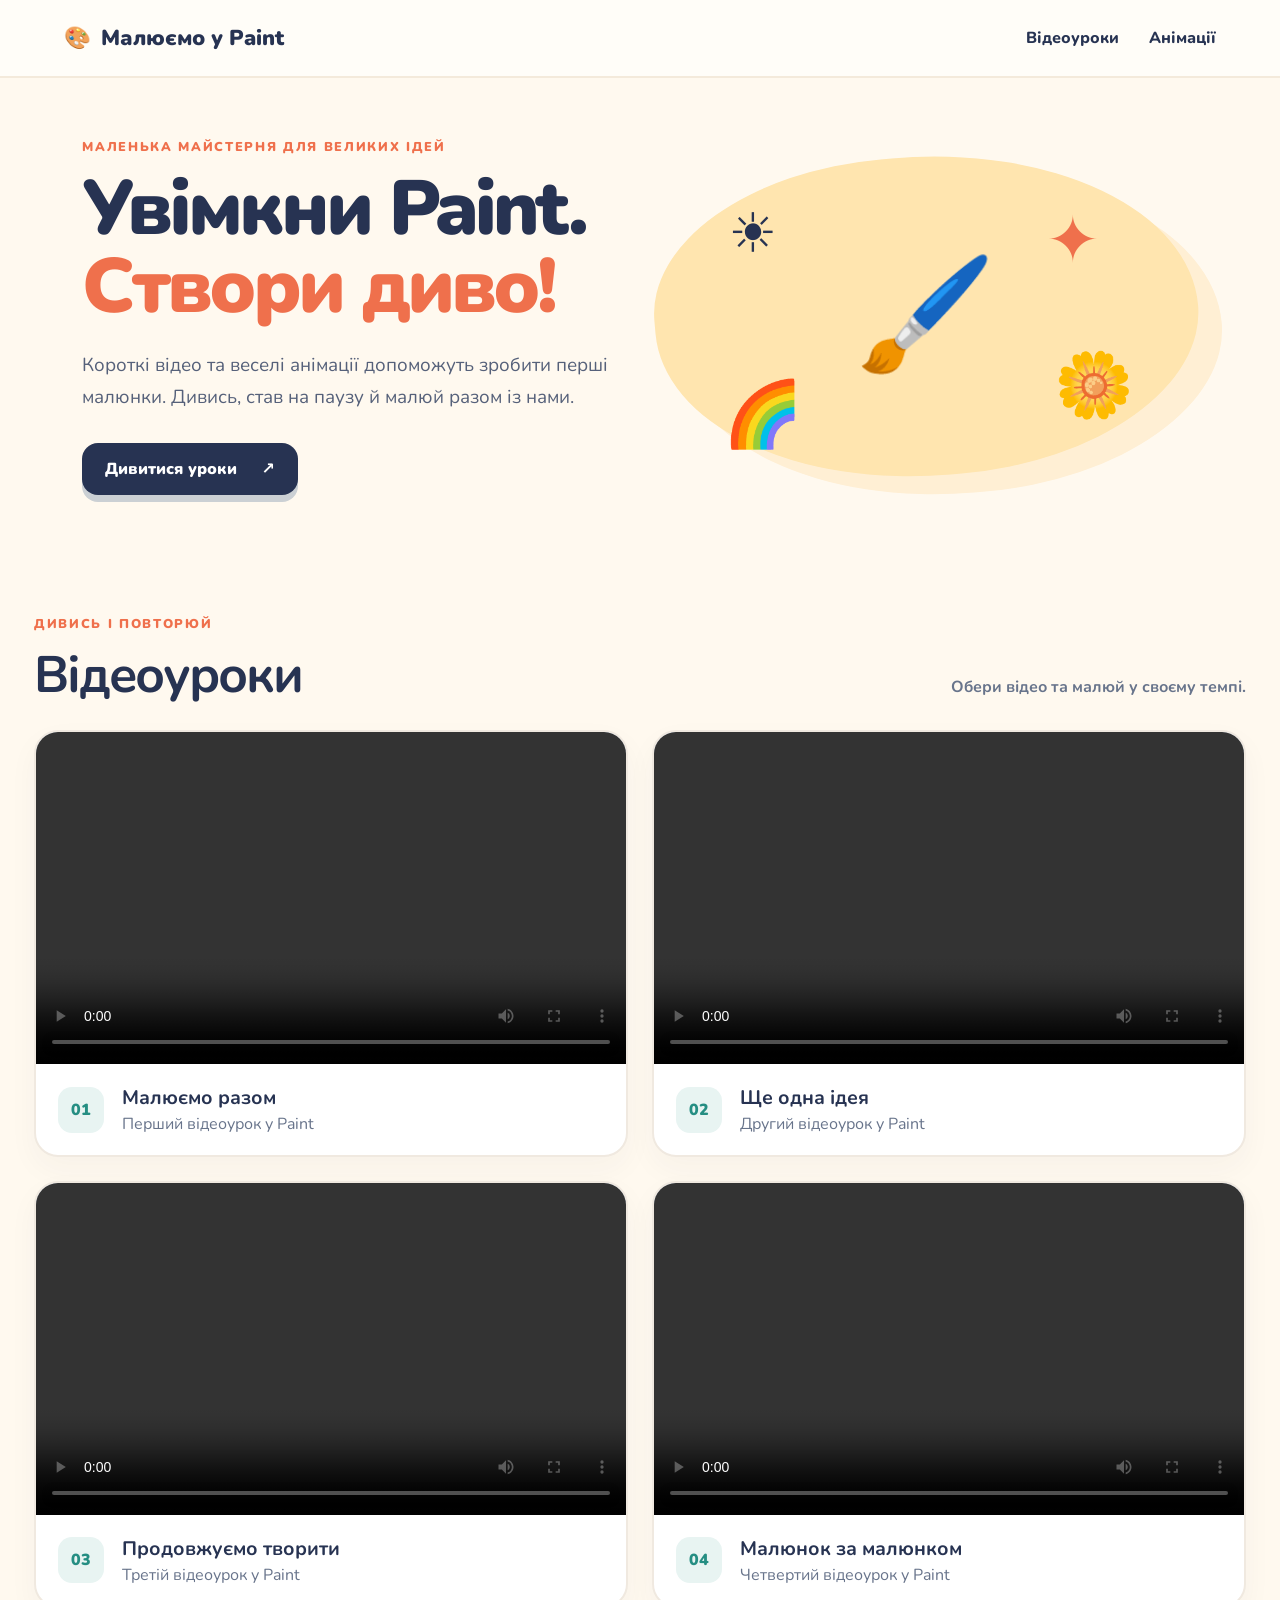
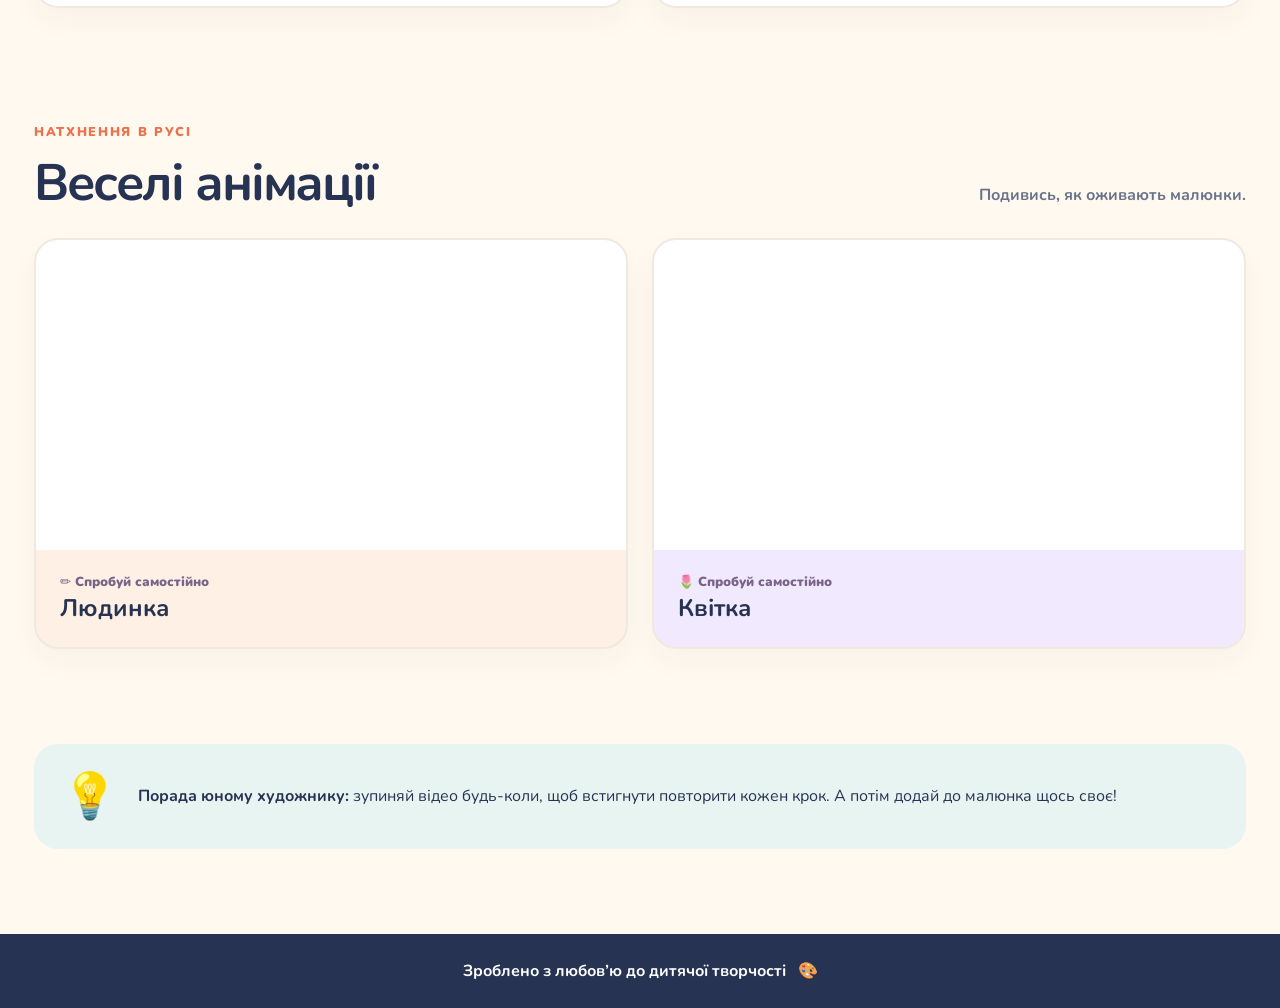
<file: paint/index.html>
<!doctype html>
<html lang="uk">
<head>
  <meta charset="utf-8">
  <meta name="viewport" content="width=device-width, initial-scale=1">
  <meta name="theme-color" content="#fff9ef">
  <meta name="description" content="Веселі відеоуроки малювання у Paint для дітей: дивись, повторюй і створюй власні малюнки.">
  <title>Малюємо у Paint 🎨</title>
  <link rel="stylesheet" href="styles.css">
</head>
<body>
  <header class="topbar">
    <a class="brand" href="#home" aria-label="На початок">🎨 <span>Малюємо у Paint</span></a>
    <nav aria-label="Розділи"><a href="#videos">Відеоуроки</a><a href="#animations">Анімації</a></nav>
  </header>
  <main id="home">
    <section class="hero">
      <div class="hero-copy">
        <p class="eyebrow">Маленька майстерня для великих ідей</p>
        <h1>Увімкни Paint.<br><em>Створи диво!</em></h1>
        <p>Короткі відео та веселі анімації допоможуть зробити перші малюнки. Дивись, став на паузу й малюй разом із нами.</p>
        <a class="button" href="#videos">Дивитися уроки <span aria-hidden="true">↗</span></a>
      </div>
      <div class="hero-art" aria-hidden="true"><span class="sun">☀️</span><span class="paint">🖌️</span><span class="flower">🌼</span><span class="spark">✦</span><span class="rainbow">🌈</span></div>
    </section>

    <section class="section" id="videos">
      <div class="section-heading"><div><p class="eyebrow">Дивись і повторюй</p><h2>Відеоуроки</h2></div><p>Обери відео та малюй у своєму темпі.</p></div>
      <div class="video-grid">
        <article class="card"><div class="video-wrap"><video controls preload="metadata" playsinline aria-label="Відеоурок 1"><source src="media/lesson-1.mp4" type="video/mp4">Ваш браузер не підтримує відео.</video></div><div class="card-body"><span class="number">01</span><div><h3>Малюємо разом</h3><p>Перший відеоурок у Paint</p></div></div></article>
        <article class="card"><div class="video-wrap"><video controls preload="metadata" playsinline aria-label="Відеоурок 2"><source src="media/lesson-2.mp4" type="video/mp4">Ваш браузер не підтримує відео.</video></div><div class="card-body"><span class="number">02</span><div><h3>Ще одна ідея</h3><p>Другий відеоурок у Paint</p></div></div></article>
        <article class="card"><div class="video-wrap"><video controls preload="metadata" playsinline aria-label="Відеоурок 3"><source src="media/lesson-3.mp4" type="video/mp4">Ваш браузер не підтримує відео.</video></div><div class="card-body"><span class="number">03</span><div><h3>Продовжуємо творити</h3><p>Третій відеоурок у Paint</p></div></div></article>
        <article class="card"><div class="video-wrap"><video controls preload="metadata" playsinline aria-label="Відеоурок 4"><source src="media/lesson-4.mp4" type="video/mp4">Ваш браузер не підтримує відео.</video></div><div class="card-body"><span class="number">04</span><div><h3>Малюнок за малюнком</h3><p>Четвертий відеоурок у Paint</p></div></div></article>
      </div>
    </section>

    <section class="section animations" id="animations">
      <div class="section-heading"><div><p class="eyebrow">Натхнення в русі</p><h2>Веселі анімації</h2></div><p>Подивись, як оживають малюнки.</p></div>
      <div class="gif-grid"><article class="gif-card peach"><video src="media/person.mp4" aria-label="Анімація: малюємо людинку у Paint" autoplay muted loop playsinline preload="metadata"></video><div><span>✏️ Спробуй самостійно</span><h3>Людинка</h3></div></article><article class="gif-card lavender"><video src="media/flower.mp4" aria-label="Анімація: малюємо квітку у Paint" autoplay muted loop playsinline preload="metadata"></video><div><span>🌷 Спробуй самостійно</span><h3>Квітка</h3></div></article></div>
    </section>
    <aside class="tip"><span aria-hidden="true">💡</span><p><strong>Порада юному художнику:</strong> зупиняй відео будь-коли, щоб встигнути повторити кожен крок. А потім додай до малюнка щось своє!</p></aside>
  </main>
  <footer>Зроблено з любов’ю до дитячої творчості <span>🎨</span></footer>
</body>
</html>
</file>
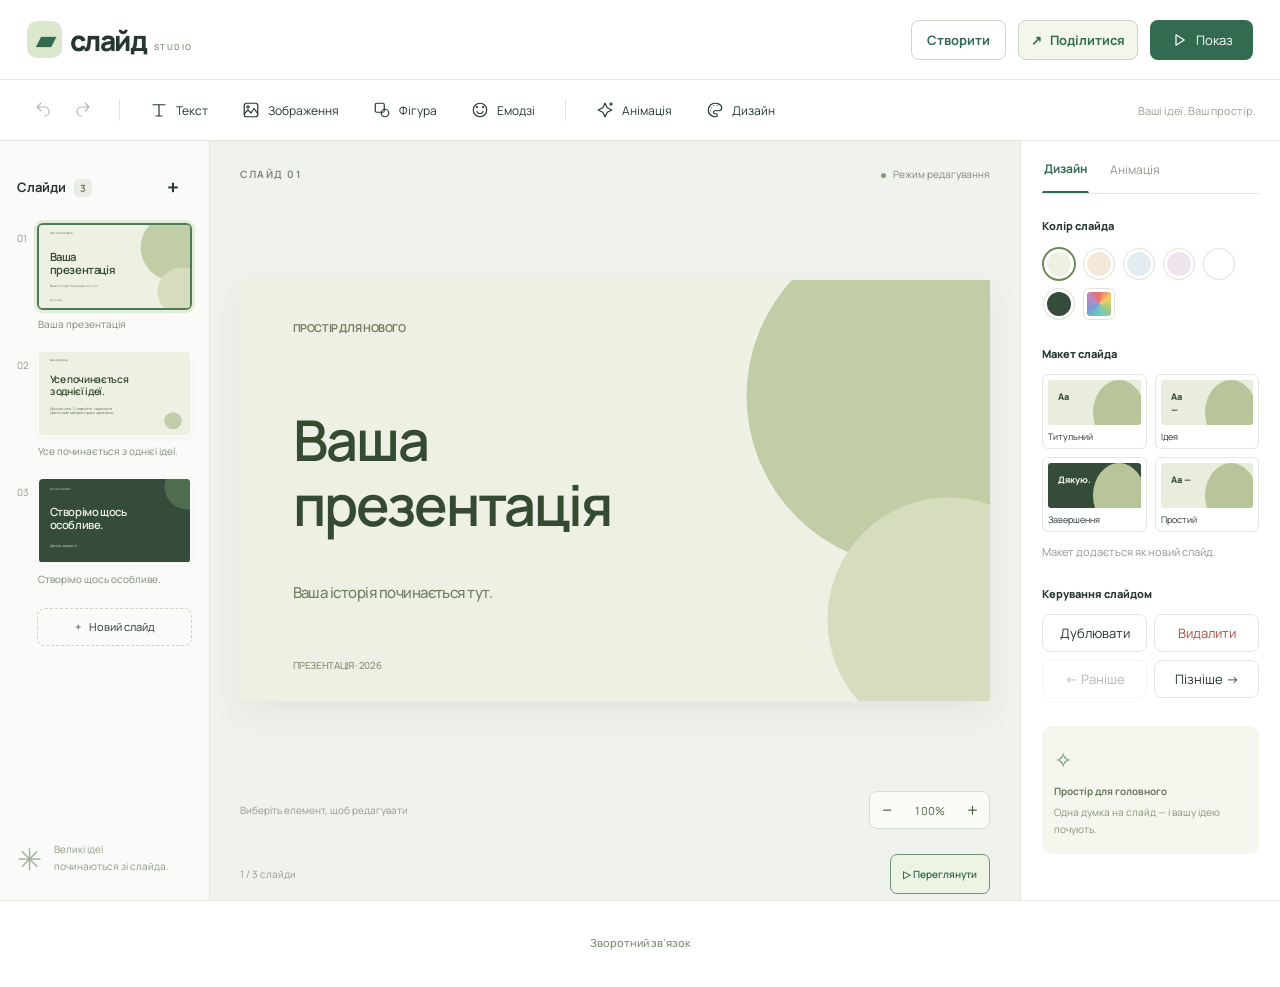
<file: slides/index.html>
<!doctype html>
<html lang="uk"><head><meta charset="utf-8"><meta name="viewport" content="width=device-width,initial-scale=1,viewport-fit=cover"><meta name="theme-color" content="#f6f7f4"><script>if(new URLSearchParams(location.search).has("id"))document.documentElement.classList.add("shared-loading");</script><title>Слайд — простір для ваших ідей</title><link rel="stylesheet" href="style.css?v=animation-trigger-1"></head><body>
<header><a class="brand" href="./"><span class="brand-icon">▰</span> <span class="brand-name">слайд<span class="beta">STUDIO</span></span></a><div class="header-actions"><button id="createPresentation" class="create-button" aria-label="Створити нову презентацію">Створити</button><button id="sharePresentation" class="share-button" aria-label="Поділитися презентацією" title="Поділитися презентацією">↗ <span>Поділитися</span></button><button id="present" class="primary"></button></div></header>
<nav class="toolbar"><div class="history"><button id="undo" class="icon" title="Скасувати" aria-label="Скасувати"></button><button id="redo" class="icon" title="Повторити" aria-label="Повторити"></button></div><span class="divider"></span><button id="addText"></button><button id="addImage"></button><button id="addShape"></button><button id="addEmoji" aria-haspopup="menu" aria-expanded="false" title="Вибрати емодзі"><svg viewBox="0 0 24 24" fill="none" stroke="currentColor" stroke-width="1.6" stroke-linecap="round"><circle cx="12" cy="12" r="9"/><path d="M8 14s1 3 4 3 4-3 4-3"/><path d="M8 8h.01M16 8h.01" stroke-width="3"/></svg>Емодзі</button><span class="divider"></span><button id="animationTool"></button><button id="themeTool"></button><span class="toolbar-note">Ваші ідеї. Ваш простір.</span></nav>
<main><aside class="slides-panel"><div class="panel-heading"><span>Слайди <b id="slideCount">3</b></span><button id="newSlide" class="icon" aria-label="Додати слайд" title="Додати слайд">+</button></div><div id="slideList"></div><button id="newSlideBottom" class="add-slide" aria-label="Додати новий слайд"><span class="add-slide-plus" aria-hidden="true">+</span><span>Новий слайд</span></button><div class="rail-footer"><span class="small-orbit">✳</span><p>Великі ідеї<br>починаються зі слайда.</p></div></aside>
<section class="workspace"><div class="workspace-top"><span id="slideLabel">Слайд 01</span><span><span class="green-dot"></span> Режим редагування</span></div><div class="canvas-area"><div id="canvasViewport" class="canvas-viewport"><div id="canvasStage" class="canvas-stage"><div id="canvas" class="slide-canvas" tabindex="0" aria-label="Полотно слайда"></div></div></div></div><div class="canvas-meta"><span id="canvasHint">Виберіть елемент, щоб редагувати</span><div class="zoom-controls" aria-label="Масштаб слайда"><button id="zoomOut" aria-label="Зменшити масштаб">−</button><button id="zoomReset" aria-label="Скинути масштаб до 100%">100%</button><button id="zoomIn" aria-label="Збільшити масштаб">+</button></div></div><footer><span id="footerCount">1 / 3 слайди</span><button id="preview" class="text-button">▷ Переглянути</button></footer></section>
<aside class="inspector"><div class="inspector-tabs"><button class="active" id="designTab">Дизайн</button><button id="motionTab">Анімація</button></div><div id="properties"></div><div class="tip"><span>✧</span><strong>Простір для головного</strong><p>Одна думка на слайд — і вашу ідею почують.</p></div></aside></main><footer class="feedback-footer"><button id="contactButton" class="text-button">Зворотний зв’язок</button></footer>
<input id="imageInput" type="file" accept="image/*" hidden><div id="toast" role="status"></div>

<dialog id="createDialog" aria-labelledby="createHeading" aria-describedby="createWarning"><h2 id="createHeading">Створити нову презентацію?</h2><p id="createWarning">Якщо створити нову презентацію, поточні зміни не збережуться.</p><div class="create-actions"><button id="cancelCreate" class="field" autofocus>Відміна</button><button id="confirmCreate" class="primary">ОК</button></div></dialog>
<dialog id="contactDialog" aria-labelledby="contactHeading"><div class="contact-heading"><h2 id="contactHeading">Зворотний зв’язок</h2><button id="closeContact" class="icon" aria-label="Закрити">✕</button></div><p>Питання, пропозиції для тестування або ідеї нових фіч — напишіть мені.</p><form id="contactForm"><label class="property-label" for="contactName">Ваше ім’я</label><input id="contactName" class="field" name="name" autocomplete="name" placeholder="Як до вас звертатися"><label class="property-label" for="contactEmail">Ваш email</label><input id="contactEmail" class="field" type="email" name="email" autocomplete="email" placeholder="name@example.com" required><label class="property-label" for="contactMessage">Повідомлення</label><textarea id="contactMessage" class="field contact-message" name="message" placeholder="Опишіть ідею або проблему" required></textarea><p class="contact-direct">Або напишіть напряму: <a href="mailto:kosachevlad@gmail.com">kosachevlad@gmail.com</a></p><div class="contact-actions"><button type="button" id="cancelContact" class="field">Відміна</button><button type="submit" class="primary">Відкрити лист</button></div><p id="contactStatus" class="muted" role="status" aria-live="polite"></p></form></dialog>
<div id="player" hidden><div class="player-top"><span id="playerTitle"></span><button id="closePlayer" class="icon" aria-label="Завершити показ">✕</button></div><div id="presentCanvas" class="slide-canvas"></div><div class="player-controls"><button id="prev" aria-label="Попередній слайд">←</button><span id="playerCount"></span><button id="next" aria-label="Наступний слайд">→</button><button id="autoplay" title="Автопоказ кожні 5 секунд">▷ Автопоказ</button></div></div>
<script src="editor-shapes.js?v=shapes-animals-1"></script><script src="app.js?v=animation-trigger-1"></script><script src="editor-tools.js?v=shapes-animals-1"></script><script src="share.js?v=animation-trigger-1"></script><script src="create.js?v=shapes-animals-1"></script><script src="contact.js?v=shapes-animals-1"></script></body></html>
</file>
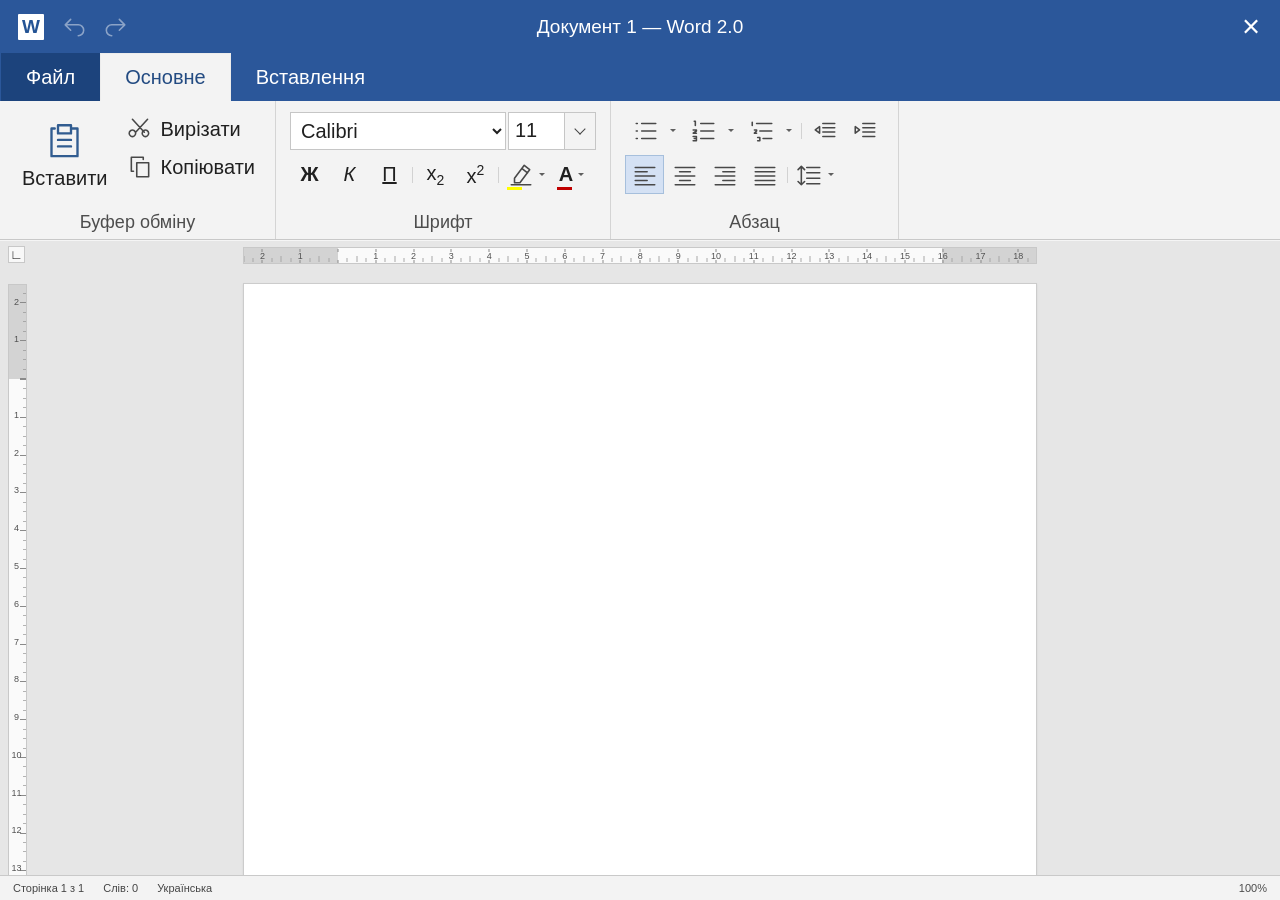
<file: word/index.html>
<!doctype html>
<html lang="uk">
<head>
<meta charset="utf-8">
<meta name="viewport" content="width=device-width,initial-scale=1">
<title>Документ — Word 2.0</title>
<link rel="stylesheet" href="./style.css?v=wrap-square-1">
<script defer src="./docx.js?v=wrap-square-1"></script>
<script defer src="./editor.js?v=wrap-square-1"></script>
<script defer src="./sharing.js?v=2"></script>
</head>
<body>
<header class="office">
  <div class="titlebar">
    <div class="quick">
      <span class="app-icon" aria-hidden="true">W</span>
      <button data-action="undo" title="Скасувати (Ctrl+Z)" aria-label="Скасувати" disabled><i data-icon="undo"></i></button>
      <button data-action="redo" title="Повторити (Ctrl+Y)" aria-label="Повторити" disabled><i data-icon="redo"></i></button>
    </div>
    <div id="title">Документ 1 — Word 2.0</div>
    <div class="title-actions"><button type="button" data-action="closeDoc" aria-label="Закрити редактор" title="Закрити редактор">×</button></div>
    <div class="rotate-hint" role="status">
      <svg viewBox="0 0 52 28" aria-hidden="true" focusable="false"><rect x="2" y="9" width="22" height="14" rx="2"/><circle cx="5" cy="16" r=".8"/><path d="M28 20a12 12 0 0 0 10-14m0 0-4 2m4-2 2 4"/><rect x="40" y="2" width="10" height="22" rx="2"/><circle cx="45" cy="21" r=".8"/></svg>
      <span>Поверніть планшет вертикально, щоб побачити всі інструменти.</span>
    </div>
  </div>
  <div id="pull-refresh-cue" class="pull-refresh-cue" hidden aria-live="polite">Потягніть, щоб оновити</div>
  <nav class="tabs" role="tablist" aria-label="Стрічка">
    <button id="file-tab" class="file-tab" role="tab" aria-controls="file-panel" aria-selected="false">Файл</button>
    <button id="home-tab" role="tab" aria-controls="home-panel" aria-selected="true">Основне</button>
    <button id="insert-tab" role="tab" aria-controls="insert-panel" aria-selected="false">Вставлення</button>
    <button id="table-design-tab" role="tab" aria-controls="table-design-panel" aria-selected="false" hidden>Конструктор таблиць</button>
  </nav>
  <div class="ribbon" id="home-panel" role="tabpanel" aria-labelledby="home-tab">
    <section class="group clipboard" aria-label="Буфер обміну">
      <div class="tools clip-tools">
        <button class="large" data-action="paste" title="Вставити (Ctrl+V)"><i data-icon="paste"></i>Вставити</button>
        <div class="stack">
          <button data-action="cut" title="Вирізати (Ctrl+X)"><i data-icon="cut"></i>Вирізати</button>
          <button data-action="copy" title="Копіювати (Ctrl+C)"><i data-icon="copy"></i>Копіювати</button>
        </div>
      </div>
      <div class="group-name">Буфер обміну</div>
    </section>
    <section class="group font" aria-label="Шрифт">
      <div class="tools rows">
        <div class="row font-select">
          <select id="font" aria-label="Шрифт" title="Шрифт">
            <option>Calibri</option><option>Aptos</option><option>Arial</option><option>Cambria</option>
            <option>Georgia</option><option>Times New Roman</option><option>Verdana</option><option>Courier New</option>
          </select>
          <div class="size-control">
            <input type="text" id="size" inputmode="decimal" value="11" aria-label="Розмір шрифту" title="Розмір шрифту (пт)" autocomplete="off">
            <button type="button" class="size-toggle" data-menu="size-menu" aria-label="Вибрати розмір шрифту" aria-haspopup="listbox" title="Вибрати розмір шрифту"><span class="size-arrow" aria-hidden="true"></span></button>
          </div>
        </div>
        <div class="row">
          <button class="symbol" data-command="bold" title="Жирний (Ctrl+B)" aria-label="Жирний"><b>Ж</b></button>
          <button class="symbol" data-command="italic" title="Курсив (Ctrl+I)" aria-label="Курсив"><em>К</em></button>
          <button class="symbol" data-command="underline" title="Підкреслений (Ctrl+U)" aria-label="Підкреслений"><u>П</u></button>
          <span class="separator"></span>
          <button class="symbol" data-command="subscript" title="Підрядковий" aria-label="Підрядковий">x<sub>2</sub></button>
          <button class="symbol" data-command="superscript" title="Надрядковий" aria-label="Надрядковий">x<sup>2</sup></button>
          <span class="separator"></span>
          <button class="color-button" data-menu="highlight-menu" title="Колір виділення" aria-label="Колір виділення"><i data-icon="highlight"></i><span class="ink" style="--ink:#ffff00"></span><span class="chevron"></span></button>
          <button class="color-button" data-menu="color-menu" title="Колір шрифту" aria-label="Колір шрифту"><b>A</b><span class="ink" style="--ink:#c00000"></span><span class="chevron"></span></button>
        </div>
      </div>
      <div class="group-name">Шрифт</div>
    </section>
    <section class="group paragraph" aria-label="Абзац">
      <div class="tools rows">
        <div class="row">
          <span class="list-control"><button data-command="insertUnorderedList" title="Маркери" aria-label="Маркери"><i data-icon="bullets"></i></button><button data-menu="bullet-menu" title="Вибрати маркер" aria-label="Вибрати маркер"><span class="chevron"></span></button></span>
          <span class="list-control"><button data-command="insertOrderedList" title="Нумерація" aria-label="Нумерація"><i data-icon="numbers"></i></button><button data-menu="number-menu" title="Вибрати нумерацію" aria-label="Вибрати нумерацію"><span class="chevron"></span></button></span>
          <span class="list-control"><button data-action="multilevel" title="Почати багаторівневий список" aria-label="Багаторівневий список"><i data-icon="levels"></i></button><button data-menu="multilevel-menu" title="Вибрати багаторівневий список" aria-label="Вибрати багаторівневий список"><span class="chevron"></span></button></span>
          <span class="separator"></span>
          <button data-action="outdent" title="Зменшити відступ (Shift+Tab)" aria-label="Зменшити відступ"><i data-icon="outdent"></i></button>
          <button data-action="indent" title="Збільшити відступ (Tab)" aria-label="Збільшити відступ"><i data-icon="indent"></i></button>
        </div>
        <div class="row">
          <button data-command="justifyLeft" title="Ліворуч" aria-label="Вирівняти ліворуч"><i data-icon="left"></i></button>
          <button data-command="justifyCenter" title="По центру" aria-label="Вирівняти по центру"><i data-icon="center"></i></button>
          <button data-command="justifyRight" title="Праворуч" aria-label="Вирівняти праворуч"><i data-icon="right"></i></button>
          <button data-command="justifyFull" title="По ширині" aria-label="Вирівняти по ширині"><i data-icon="justify"></i></button>
          <span class="separator"></span>
          <button data-menu="spacing-menu" title="Міжрядковий інтервал" aria-label="Міжрядковий інтервал"><i data-icon="spacing"></i><span class="chevron"></span></button>
        </div>
      </div>
      <div class="group-name">Абзац</div>
    </section>
  </div>
  <div class="ribbon" id="insert-panel" role="tabpanel" aria-labelledby="insert-tab" hidden>
    <section class="group" aria-label="Сторінки">
      <div class="tools"><button class="large" data-action="pageBreak" title="Розрив сторінки (Ctrl+Enter)"><i data-icon="break"></i>Розрив<br>сторінки</button></div>
      <div class="group-name">Сторінки</div>
    </section>
    <section class="group" aria-label="Таблиці">
      <div class="tools"><button class="large" data-menu="table-menu"><i data-icon="table"></i>Таблиця <span class="chevron"></span></button></div>
      <div class="group-name">Таблиці</div>
    </section>
    <section class="group" aria-label="Ілюстрації">
      <div class="tools">
        <button class="large" data-menu="shapes-menu"><i data-icon="shapes"></i>Фігури <span class="chevron"></span></button>
        <button class="large" data-action="imageLocal"><i data-icon="image"></i>Зображення<br>з пристрою</button>
        <button class="large" data-action="imageWeb"><i data-icon="web"></i>Зображення<br>з інтернету</button>
      </div>
      <div class="group-name">Ілюстрації</div>
    </section>
  </div>
  <div class="ribbon file-panel" id="file-panel" role="tabpanel" aria-labelledby="file-tab" hidden>
    <button class="large" data-action="newDoc"><i data-icon="file"></i>Новий<br>документ</button>
    <button class="large" data-action="openDoc"><i data-icon="open"></i>Відкрити</button>
    <button class="large" data-action="saveDoc"><i data-icon="save"></i>Зберегти</button>
    <button class="large" data-action="saveAsDoc"><i data-icon="save"></i>Зберегти як</button>
    <button class="large" data-action="saveAndShare"><i data-icon="share"></i>Зберегти й<br>поділитися</button>
  </div>
  <div class="ribbon table-design-ribbon" id="table-design-panel" role="tabpanel" aria-labelledby="table-design-tab" hidden>
    <section class="group table-options" aria-label="Параметри стилів таблиць">
      <div class="table-option-grid">
        <label><input type="checkbox" data-table-option="headerRow"> Рядок заголовка</label>
        <label><input type="checkbox" data-table-option="firstColumn"> Перший стовпець</label>
        <label><input type="checkbox" data-table-option="totalRow"> Рядок підсумків</label>
        <label><input type="checkbox" data-table-option="lastColumn"> Останній стовпець</label>
        <label><input type="checkbox" data-table-option="bandedRows"> Смугасті рядки</label>
        <label><input type="checkbox" data-table-option="bandedColumns"> Смугасті стовпці</label>
      </div>
      <div class="group-name">Параметри стилів таблиць</div>
    </section>
    <section class="group table-style-group" aria-label="Стилі таблиць">
      <div class="table-style-gallery">
        <button type="button" data-table-style="plain" aria-label="Проста таблиця" title="Проста таблиця"><span class="table-style-preview preview-plain"></span></button>
        <button type="button" data-table-style="blue" aria-label="Синя таблиця" title="Синя таблиця"><span class="table-style-preview preview-blue"></span></button>
        <button type="button" data-table-style="green" aria-label="Зелена таблиця" title="Зелена таблиця"><span class="table-style-preview preview-green"></span></button>
        <button type="button" data-table-style="dark" aria-label="Темна таблиця" title="Темна таблиця"><span class="table-style-preview preview-dark"></span></button>
      </div>
      <div class="table-fill-control"><label for="design-fill">Заливка комірки</label><input id="design-fill" type="color" value="#fff2cc" aria-label="Колір заливки комірки"></div>
      <div class="group-name">Стилі таблиць</div>
    </section>
    <section class="group table-border-group" aria-label="Межі">
      <div class="table-border-settings">
        <label>Стиль <select id="border-style" aria-label="Стиль межі"><option value="solid">Одинарна</option><option value="dashed">Пунктир</option><option value="double">Подвійна</option></select></label>
        <label>Товщина <select id="border-width" aria-label="Товщина межі"><option value="1">1 пкс</option><option value="2">2 пкс</option><option value="3">3 пкс</option><option value="4">4 пкс</option></select></label>
        <label>Колір <input id="border-color" type="color" value="#434343" aria-label="Колір межі"></label>
      </div>
      <button type="button" class="border-menu-button" data-menu="border-menu" aria-label="Межі таблиці"><span aria-hidden="true">▦</span> Межі <span class="chevron"></span></button>
      <div class="group-name">Межі</div>
    </section>
  </div>
</header>
<header id="shared-header" class="shared-header" hidden>
  <div><strong id="shared-name">Спільний документ</strong><span>Лише перегляд</span></div>
  <div><button type="button" id="shared-edit-copy" hidden>Копіювати</button><a href="./">До редактора</a></div>
</header>
<div class="ruler-bar"><span class="tab-stop" aria-hidden="true">∟</span><div class="ruler" aria-hidden="true" id="ruler"></div></div>
<main class="workspace" id="workspace" aria-label="Робоча область">
  <p id="shared-message" class="shared-message" role="status" hidden></p>
  <div id="editor" contenteditable="true" role="textbox" aria-label="Документ" aria-multiline="true" spellcheck="true"><section class="page"><p><br></p></section></div>
</main>
<footer class="status"><span id="page-status">Сторінка 1 з 1</span><span id="word-status">Слів: 0</span><span class="language">Українська</span><span id="notice" role="status" aria-live="polite"></span><span class="zoom"><span class="desktop-zoom">100%</span><span class="phone-zoom">85%</span></span></footer>
<div class="popup" id="color-menu" hidden></div>
<div class="popup" id="highlight-menu" hidden></div>
<div class="popup list-gallery" id="bullet-menu" hidden><div class="popup-title">Бібліотека маркерів</div><div class="list-gallery-grid bullet-gallery">
  <button data-bullet-style="none" aria-label="Без маркерів"><span>Немає</span></button>
  <button data-bullet-style="disc" aria-label="Круглий маркер"><strong>●</strong></button>
  <button data-bullet-style="circle" aria-label="Порожнє коло"><strong>○</strong></button>
  <button data-bullet-style="square" aria-label="Квадрат"><strong>■</strong></button>
  <button data-bullet-style="plus" aria-label="Хрестик"><strong>✚</strong></button>
  <button data-bullet-style="diamond" aria-label="Ромби"><strong>❖</strong></button>
  <button data-bullet-style="arrow" aria-label="Стрілка"><strong>➢</strong></button>
  <button data-bullet-style="check" aria-label="Галочка"><strong>✓</strong></button>
</div></div>
<div class="popup list-gallery" id="number-menu" hidden><div class="popup-title">Бібліотека нумерованих списків</div><div class="list-gallery-grid number-gallery">
  <button data-number-style="none" aria-label="Без нумерації">Немає</button>
  <button data-number-style="decimal" aria-label="1. 2. 3.">1.<br>2.<br>3.</button>
  <button data-number-style="paren" aria-label="1) 2) 3)">1)<br>2)<br>3)</button>
  <button data-number-style="roman" aria-label="I. II. III.">I.<br>II.<br>III.</button>
  <button data-number-style="upper" aria-label="A. B. C.">A.<br>B.<br>C.</button>
  <button data-number-style="lowerParen" aria-label="a) b) c)">a)<br>b)<br>c)</button>
  <button data-number-style="lower" aria-label="a. b. c.">a.<br>b.<br>c.</button>
  <button data-number-style="lowerRoman" aria-label="i. ii. iii.">i.<br>ii.<br>iii.</button>
</div></div>
<div class="popup list-gallery" id="multilevel-menu" hidden><div class="popup-title">Бібліотека багаторівневих списків</div><div class="list-gallery-grid multilevel-gallery">
  <button data-multilevel-style="none" aria-label="Без списку">Немає</button>
  <button data-multilevel-style="decimal" aria-label="1. 1.1. 1.1.1.">1.<br>1.1.<br>1.1.1.</button>
  <button data-multilevel-style="paren" aria-label="1) a) i)">1)<br>a)<br>i)</button>
  <button data-multilevel-style="outline" aria-label="I. A. 1.">I.<br>A.<br>1.</button>
  <button data-multilevel-style="mixed" aria-label="Ромб, стрілка, квадрат">❖<br>➢<br>▪</button>
</div></div>
<div class="popup simple-menu border-popup" id="border-menu" hidden>
  <button type="button" data-table-border="bottom">Нижня межа</button>
  <button type="button" data-table-border="top">Верхня межа</button>
  <button type="button" data-table-border="left">Ліва межа</button>
  <button type="button" data-table-border="right">Права межа</button>
  <button type="button" data-table-border="none">Без меж</button>
  <button type="button" data-table-border="all">Усі межі</button>
  <button type="button" data-table-border="outside">Зовнішні межі</button>
  <button type="button" data-table-border="inside">Внутрішні межі</button>
  <button type="button" data-table-border="insideH">Внутрішня горизонтальна межа</button>
  <button type="button" data-table-border="insideV">Внутрішня вертикальна межа</button>
</div>
<div class="popup simple-menu" id="spacing-menu" hidden></div>
<div class="popup size-menu" id="size-menu" role="listbox" aria-label="Розміри шрифту в пунктах" hidden></div>
<div class="popup" id="table-menu" hidden><div class="popup-title" id="table-label">Вставити таблицю</div><div id="table-grid" class="table-grid"></div></div>
<div class="popup" id="shapes-menu" hidden><div class="popup-title">Фігури</div><div class="shape-grid" id="shape-grid"></div><div class="shape-fill"><span>Заливка</span><div id="shape-colors" class="swatches"></div></div></div>
<input id="file-input" type="file" accept=".docx,application/vnd.openxmlformats-officedocument.wordprocessingml.document" hidden>
<input id="image-input" type="file" accept="image/*" hidden>
<dialog id="dialog"><form id="dialog-form"><h2 id="dialog-title"></h2><p id="dialog-info"></p><label id="dialog-field"><span id="dialog-label"></span><input id="dialog-input" required></label>
<details id="save-viber-help" hidden>
  <summary>Як поділитися збереженим файлом у Viber</summary>
  <p>Відкрийте чат з учителем у Viber.</p>
  <ol class="viber-steps" role="list">
    <li>
      <span class="viber-icon viber-plus" aria-hidden="true">+</span>
      <span>Натисніть <strong>«+»</strong> біля поля повідомлення.</span>
    </li>
    <li>
      <span class="viber-icon viber-file" aria-hidden="true"><svg viewBox="0 0 24 24" fill="none" stroke="currentColor" stroke-width="1.8" stroke-linecap="round" stroke-linejoin="round"><path d="M6 3h8l4 4v14H6zM14 3v5h4M9 12h6m-6 4h6"/></svg></span>
      <span>Виберіть <strong>«Файл»</strong>.</span>
    </li>
    <li>
      <span class="viber-icon viber-folder" aria-hidden="true"><svg viewBox="0 0 24 24" fill="none" stroke="currentColor" stroke-width="1.8" stroke-linecap="round" stroke-linejoin="round"><path d="M3 6h7l2 2h9v11H3z"/></svg></span>
      <span>У папці <strong>«Завантаження»</strong> знайдіть файл <strong id="viber-filename" dir="auto"></strong> і надішліть його.</span>
    </li>
  </ol>
</details>
<div class="dialog-actions"><button type="button" id="dialog-choose-file" hidden>Вибрати папку…</button><button type="button" id="dialog-discard" hidden>Не зберігати</button><button type="button" id="dialog-cancel">Скасувати</button><button type="button" class="primary" id="dialog-ok">OK</button></div></form></dialog>
<dialog id="share-dialog" aria-labelledby="share-title">
  <h2 id="share-title">Зберегти й поділитися</h2>
  <p>Кожен, хто отримає посилання, зможе переглядати копію протягом 90 днів.</p>
  <p id="share-status" role="status"></p>
  <div id="share-result" hidden>
    <label>Посилання для перегляду<input id="share-url" readonly></label>
    <div class="share-links">
      <button class="primary" type="button" id="share-copy">Копіювати посилання</button>
      <button type="button" id="share-send">Надіслати…</button>
    </div>
  </div>
  <form method="dialog" class="dialog-actions share-actions">
    <button type="button" id="share-retry" hidden>Спробувати ще раз</button>
    <button type="submit" autofocus>Закрити</button>
  </form>
</dialog>
</body>
</html>
</file>
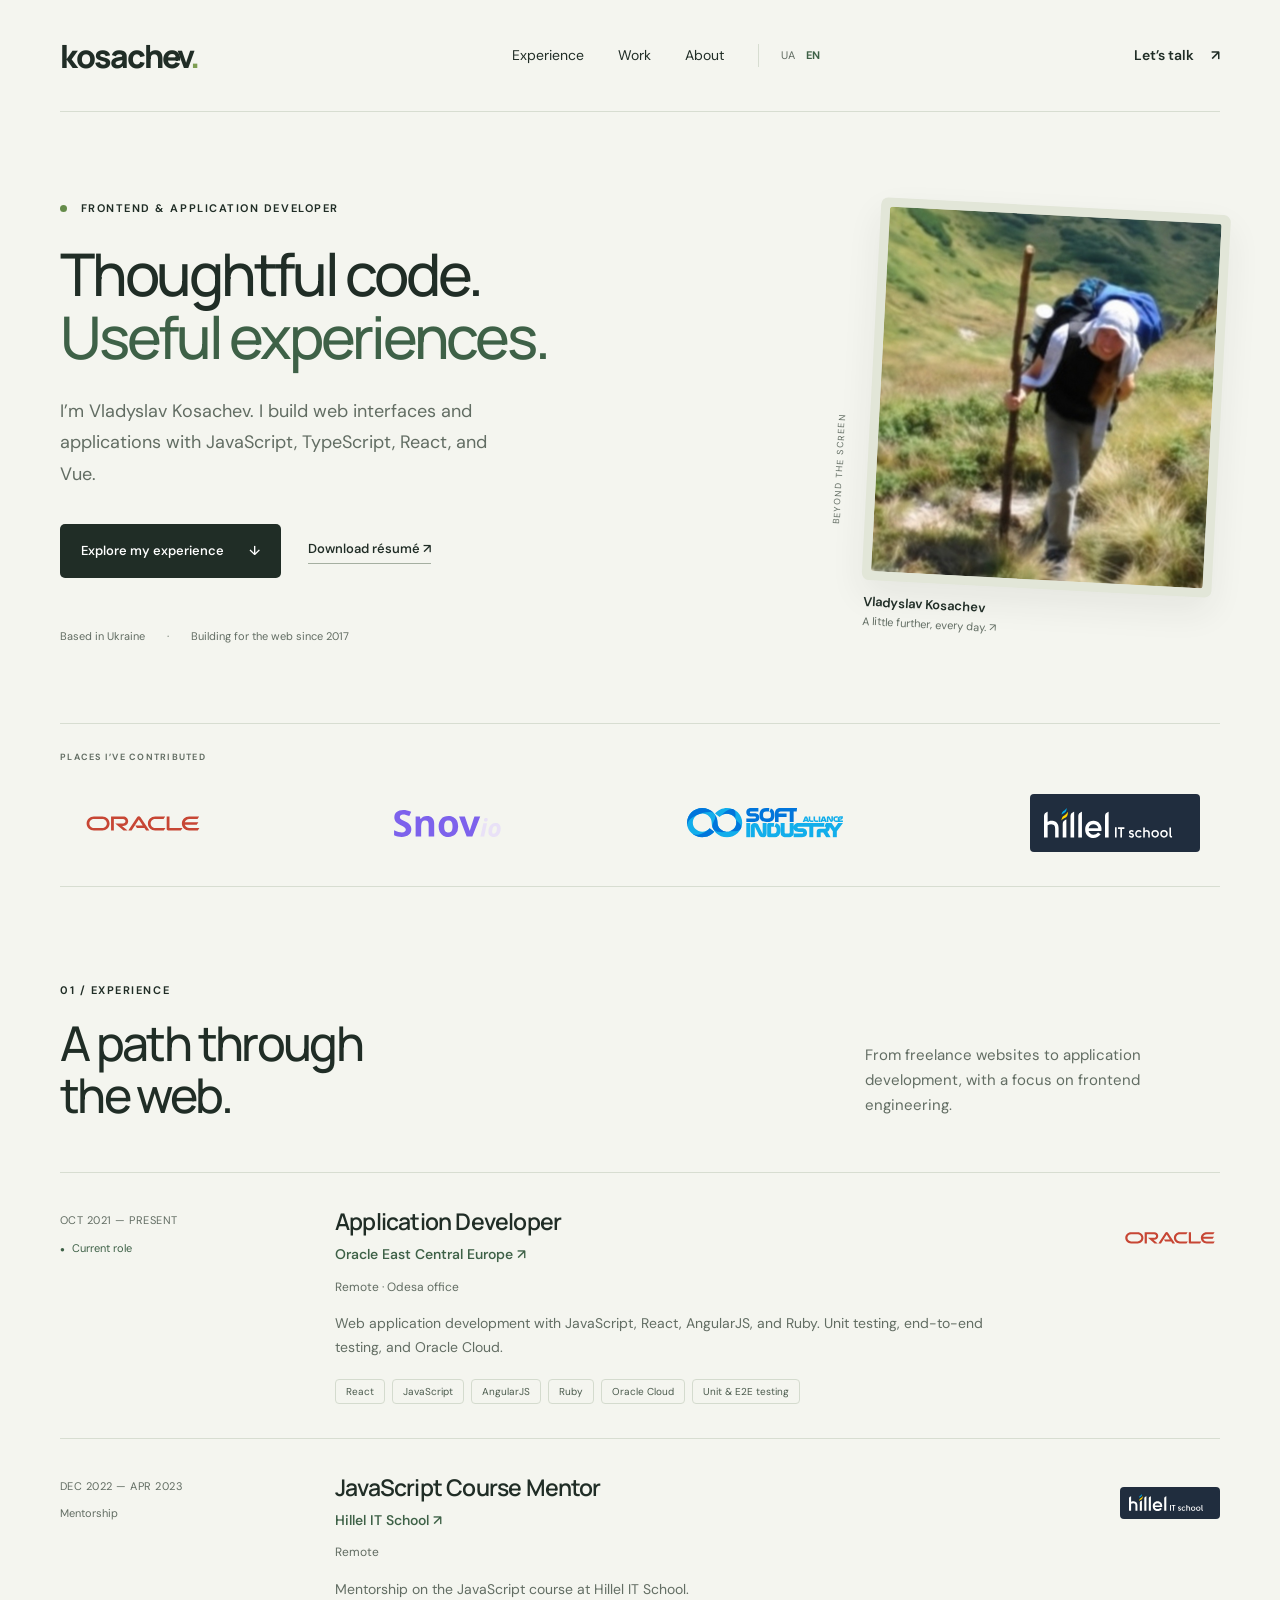
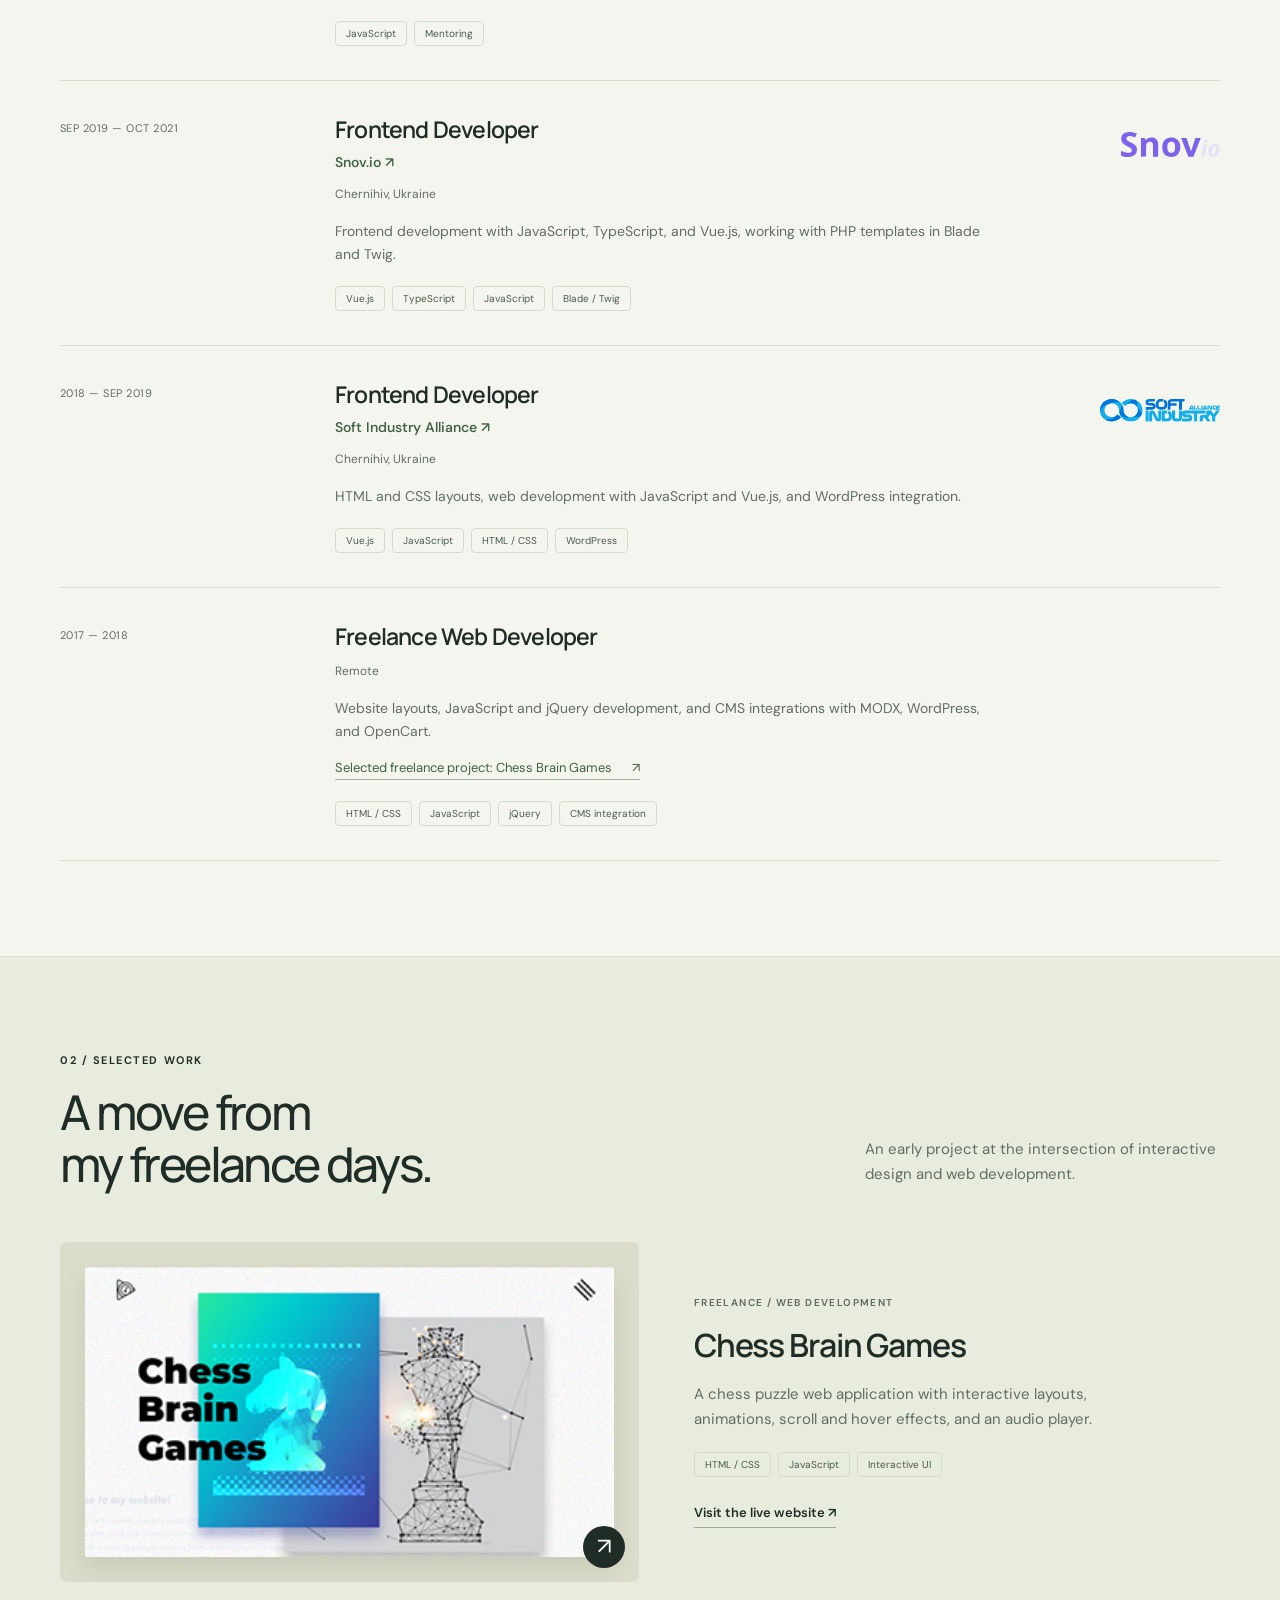
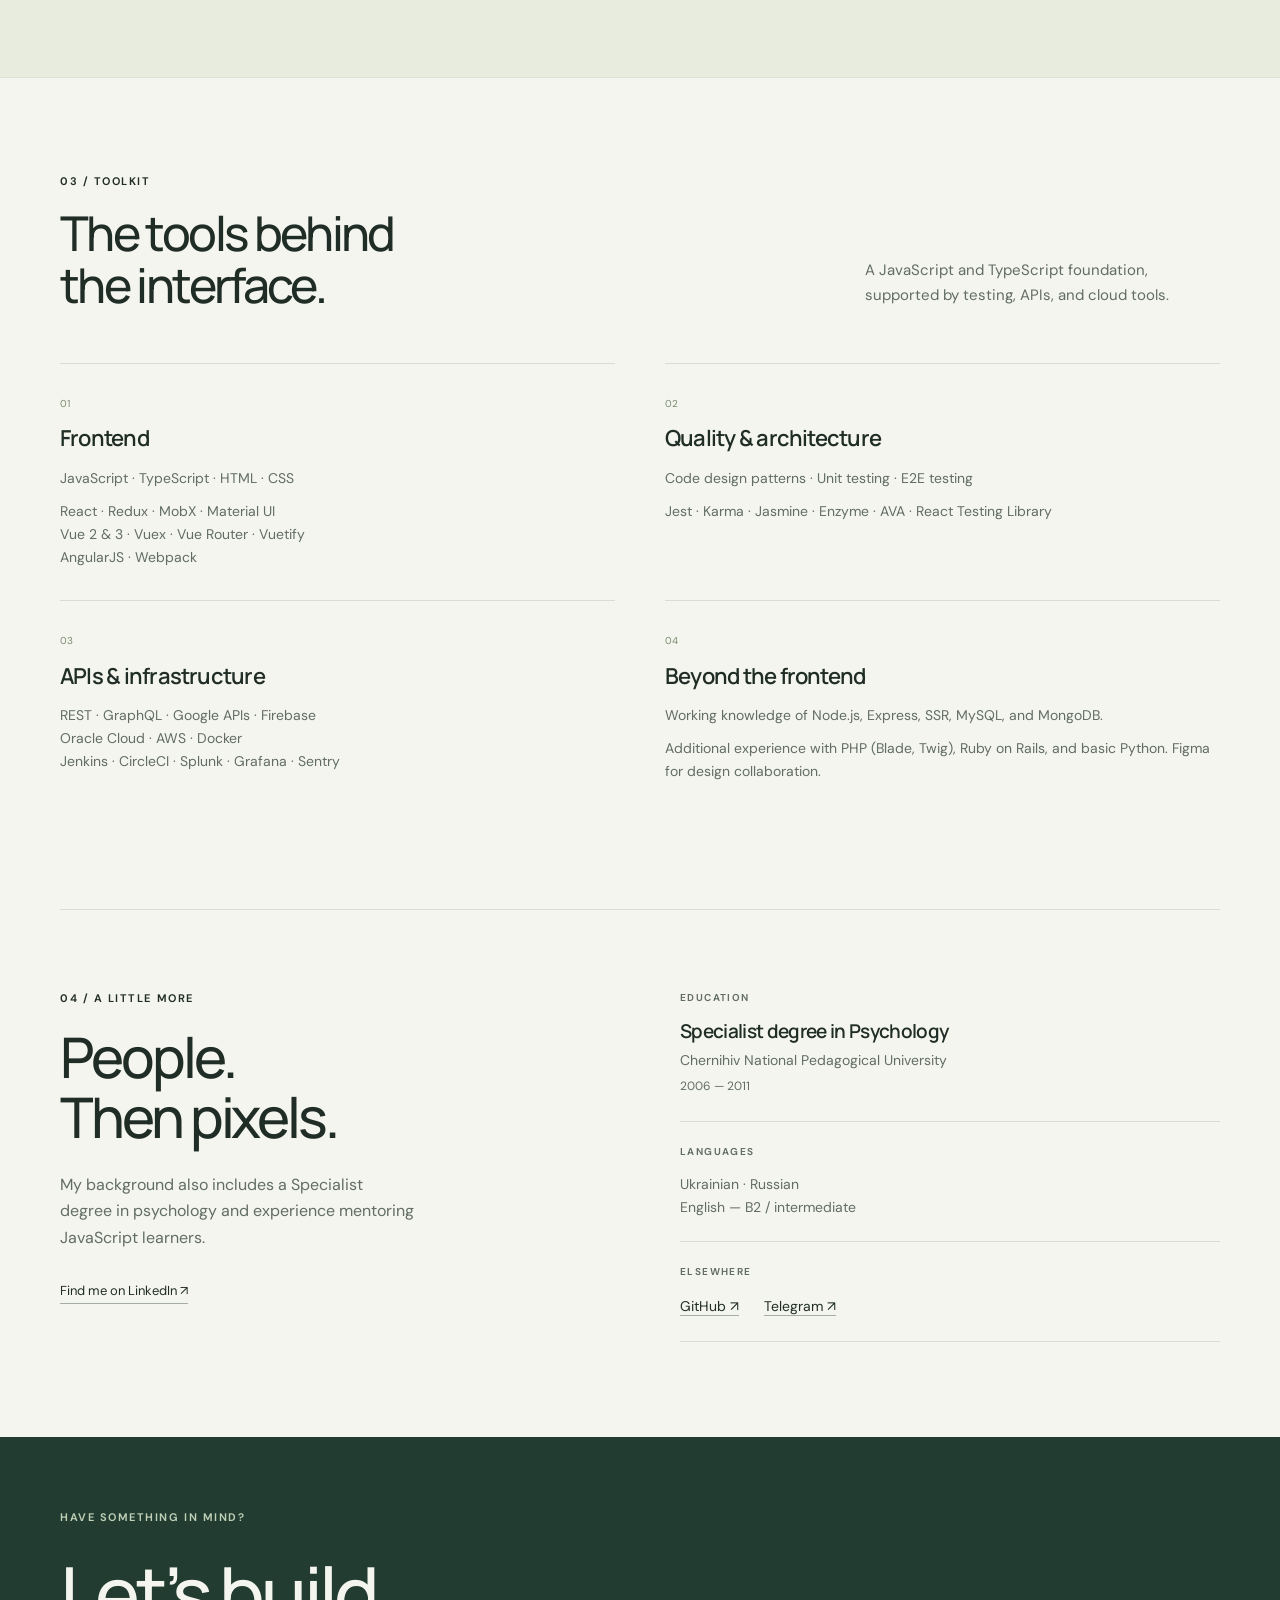
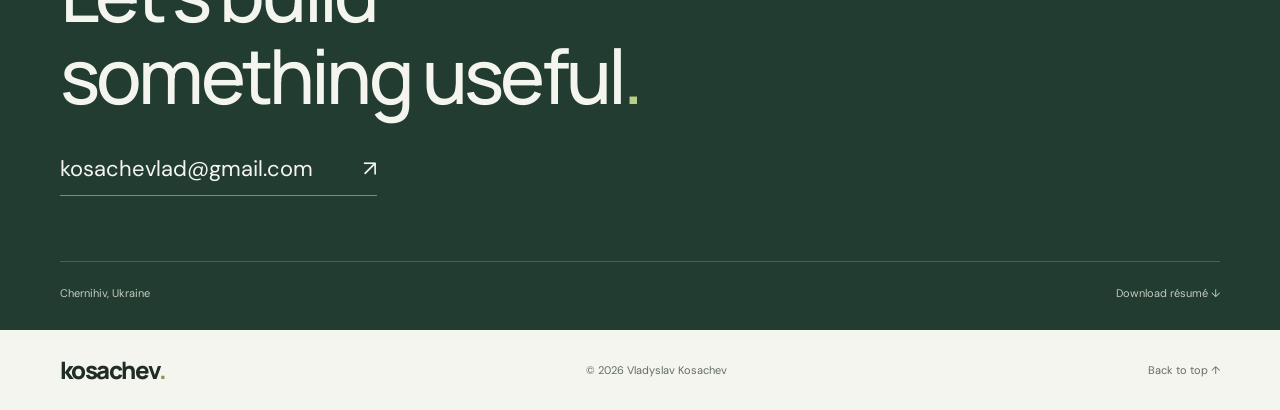
<file: en.html>
<!doctype html>
<html lang="en">
<head>
<meta charset="utf-8"><meta name="viewport" content="width=device-width, initial-scale=1">
<title>Vladyslav Kosachev — Frontend Developer</title>
<meta name="description" content="Vladyslav Kosachev, frontend and application developer based in Ukraine. JavaScript, TypeScript, React, Vue, testing and cloud applications.">
<meta name="theme-color" content="#f4f5ef"><link rel="canonical" href="https://kosachevlad.github.io/en.html"><link rel="alternate" hreflang="uk" href="https://kosachevlad.github.io/"><link rel="alternate" hreflang="en" href="https://kosachevlad.github.io/en.html"><link rel="alternate" hreflang="x-default" href="https://kosachevlad.github.io/">
<meta property="og:type" content="website"><meta property="og:title" content="Vladyslav Kosachev — Frontend Developer"><meta property="og:description" content="Interfaces, applications, and the details that make them work. Explore my experience and selected work."><meta property="og:url" content="https://kosachevlad.github.io/en.html"><meta property="og:image" content="https://kosachevlad.github.io/assets/avatar.jpg">
<link rel="icon" href="assets/favicon.svg" type="image/svg+xml"><link rel="stylesheet" href="assets/portfolio.css">
<script async src="https://www.googletagmanager.com/gtag/js?id=G-BVG112E17D"></script><script>window.dataLayer=window.dataLayer||[];function gtag(){dataLayer.push(arguments)}gtag('js',new Date());gtag('config','G-BVG112E17D');</script>
</head>
<body>
<a class="skip" href="#main">Skip to content</a>
<header class="header wrap"><a class="wordmark" href="#" aria-label="Vladyslav Kosachev home">kosachev<span>.</span></a><nav aria-label="Main navigation"><a href="#experience">Experience</a><a href="#work">Work</a><a href="#about">About</a><div class="language-switch" aria-label="Language"><a href="index.html" lang="uk" aria-label="Українська">UA</a><span aria-current="page">EN</span></div></nav><a class="nav-contact" href="mailto:kosachevlad@gmail.com">Let’s talk <span aria-hidden="true">↗</span></a></header>
<main id="main">
<section class="hero wrap" aria-labelledby="hero-title"><div class="hero-copy"><p class="eyebrow"><span class="dot"></span> FRONTEND & APPLICATION DEVELOPER</p><h1 id="hero-title">Thoughtful code.<br><em>Useful experiences.</em></h1><p class="intro">I’m Vladyslav Kosachev. I build web interfaces and applications with JavaScript, TypeScript, React, and Vue.</p><div class="actions"><a class="button dark" href="#experience">Explore my experience <span aria-hidden="true">↓</span></a><a class="text-link" href="assets/vladyslav-kosachev-resume.pdf" download>Download résumé <span aria-hidden="true">↗</span></a></div><div class="hero-meta"><span>Based in Ukraine</span><span>Building for the web since 2017</span></div></div><figure class="portrait"><div class="photo-frame"><img src="assets/avatar.jpg" alt="Vladyslav hiking in the mountains with a backpack and walking stick" width="640" height="720" fetchpriority="high"></div><figcaption><span>Vladyslav Kosachev</span><span>A little further, every day. ↗</span></figcaption><span class="photo-label">BEYOND THE SCREEN</span></figure></section>
<section class="companies wrap" aria-label="Companies in my experience"><p class="eyebrow">PLACES I’VE CONTRIBUTED</p><div class="logo-row"><a href="https://www.oracle.com/" target="_blank" rel="noopener noreferrer"><img src="assets/oracle.svg" alt="Oracle" width="126" height="36"></a><a href="https://snov.io/" target="_blank" rel="noopener noreferrer"><img src="assets/snov.svg" alt="Snov.io" width="108" height="36"></a><a href="https://soft-industry.com/" target="_blank" rel="noopener noreferrer"><img src="assets/soft-industry.svg" alt="Soft Industry Alliance" width="156" height="48"></a><a href="https://ithillel.ua/" target="_blank" rel="noopener noreferrer"><img src="assets/hillel.svg" alt="Hillel IT School" width="142" height="42"></a></div></section>
<section class="section wrap" id="experience"><div class="section-head"><div><p class="eyebrow">01 / EXPERIENCE</p><h2>A path through<br>the web.</h2></div><p>From freelance websites to application development, with a focus on frontend engineering.</p></div>
<div class="timeline">
<article class="job"><div class="job-period">OCT 2021 — PRESENT<span class="current">Current role</span></div><div class="job-body"><div class="job-top"><div><h3>Application Developer</h3><a class="company-link" href="https://www.oracle.com/" target="_blank" rel="noopener noreferrer">Oracle East Central Europe ↗</a></div><img class="job-logo" src="assets/oracle.svg" alt="Oracle" width="100" height="32" loading="lazy"></div><p class="location">Remote · Odesa office</p><p>Web application development with JavaScript, React, AngularJS, and Ruby. Unit testing, end-to-end testing, and Oracle Cloud.</p><div class="tags"><span>React</span><span>JavaScript</span><span>AngularJS</span><span>Ruby</span><span>Oracle Cloud</span><span>Unit & E2E testing</span></div></div></article>
<article class="job"><div class="job-period">DEC 2022 — APR 2023<span>Mentorship</span></div><div class="job-body"><div class="job-top"><div><h3>JavaScript Course Mentor</h3><a class="company-link" href="https://ithillel.ua/" target="_blank" rel="noopener noreferrer">Hillel IT School ↗</a></div><img class="job-logo hillel" src="assets/hillel.svg" alt="Hillel IT School" width="100" height="32" loading="lazy"></div><p class="location">Remote</p><p>Mentorship on the JavaScript course at Hillel IT School.</p><div class="tags"><span>JavaScript</span><span>Mentoring</span></div></div></article>
<article class="job"><div class="job-period">SEP 2019 — OCT 2021</div><div class="job-body"><div class="job-top"><div><h3>Frontend Developer</h3><a class="company-link" href="https://snov.io/" target="_blank" rel="noopener noreferrer">Snov.io ↗</a></div><img class="job-logo" src="assets/snov.svg" alt="Snov.io" width="100" height="32" loading="lazy"></div><p class="location">Chernihiv, Ukraine</p><p>Frontend development with JavaScript, TypeScript, and Vue.js, working with PHP templates in Blade and Twig.</p><div class="tags"><span>Vue.js</span><span>TypeScript</span><span>JavaScript</span><span>Blade / Twig</span></div></div></article>
<article class="job"><div class="job-period">2018 — SEP 2019</div><div class="job-body"><div class="job-top"><div><h3>Frontend Developer</h3><a class="company-link" href="https://soft-industry.com/" target="_blank" rel="noopener noreferrer">Soft Industry Alliance ↗</a></div><img class="job-logo" src="assets/soft-industry.svg" alt="Soft Industry Alliance" width="120" height="38" loading="lazy"></div><p class="location">Chernihiv, Ukraine</p><p>HTML and CSS layouts, web development with JavaScript and Vue.js, and WordPress integration.</p><div class="tags"><span>Vue.js</span><span>JavaScript</span><span>HTML / CSS</span><span>WordPress</span></div></div></article>
<article class="job"><div class="job-period">2017 — 2018</div><div class="job-body"><h3>Freelance Web Developer</h3><p class="location">Remote</p><p>Website layouts, JavaScript and jQuery development, and CMS integrations with MODX, WordPress, and OpenCart.</p><a class="project-inline" href="https://chessbraingames.com/" target="_blank" rel="noopener noreferrer">Selected freelance project: Chess Brain Games <span aria-hidden="true">↗</span></a><div class="tags"><span>HTML / CSS</span><span>JavaScript</span><span>jQuery</span><span>CMS integration</span></div></div></article>
</div></section>
<section class="work-section" id="work"><div class="wrap section"><div class="section-head"><div><p class="eyebrow">02 / SELECTED WORK</p><h2>A move from<br>my freelance days.</h2></div><p>An early project at the intersection of interactive design and web development.</p></div><a class="project" href="https://chessbraingames.com/" target="_blank" rel="noopener noreferrer"><div class="project-image"><img src="img/portfolio-chess.jpg" alt="Chess Brain Games website preview" loading="lazy" width="800" height="540"><span class="project-open" aria-hidden="true">↗</span></div><div class="project-info"><p class="eyebrow">FREELANCE / WEB DEVELOPMENT</p><h3>Chess Brain Games</h3><p>A chess puzzle web application with interactive layouts, animations, scroll and hover effects, and an audio player.</p><div class="tags"><span>HTML / CSS</span><span>JavaScript</span><span>Interactive UI</span></div><span class="visit">Visit the live website ↗</span></div></a></div></section>
<section class="section wrap" id="skills"><div class="section-head"><div><p class="eyebrow">03 / TOOLKIT</p><h2>The tools behind<br>the interface.</h2></div><p>A JavaScript and TypeScript foundation, supported by testing, APIs, and cloud tools.</p></div><div class="skill-grid"><article><span class="skill-number">01</span><h3>Frontend</h3><p>JavaScript · TypeScript · HTML · CSS</p><p>React · Redux · MobX · Material UI<br>Vue 2 & 3 · Vuex · Vue Router · Vuetify<br>AngularJS · Webpack</p></article><article><span class="skill-number">02</span><h3>Quality & architecture</h3><p>Code design patterns · Unit testing · E2E testing</p><p>Jest · Karma · Jasmine · Enzyme · AVA · React Testing Library</p></article><article><span class="skill-number">03</span><h3>APIs & infrastructure</h3><p>REST · GraphQL · Google APIs · Firebase<br>Oracle Cloud · AWS · Docker<br>Jenkins · CircleCI · Splunk · Grafana · Sentry</p></article><article><span class="skill-number">04</span><h3>Beyond the frontend</h3><p>Working knowledge of Node.js, Express, SSR, MySQL, and MongoDB.</p><p>Additional experience with PHP (Blade, Twig), Ruby on Rails, and basic Python. Figma for design collaboration.</p></article></div></section>
<section class="about wrap" id="about"><div><p class="eyebrow">04 / A LITTLE MORE</p><h2>People.<br>Then pixels.</h2><p class="about-copy">My background also includes a Specialist degree in psychology and experience mentoring JavaScript learners.</p><a class="text-link" href="https://www.linkedin.com/in/vladyslav-kosachev" target="_blank" rel="noopener noreferrer">Find me on LinkedIn ↗</a></div><div class="details"><div><p class="eyebrow">EDUCATION</p><h3>Specialist degree in Psychology</h3><p>Chernihiv National Pedagogical University</p><span>2006 — 2011</span></div><div><p class="eyebrow">LANGUAGES</p><p>Ukrainian · Russian</p><p>English — B2 / intermediate</p></div><div><p class="eyebrow">ELSEWHERE</p><a href="https://github.com/kosachevlad" target="_blank" rel="noopener noreferrer">GitHub ↗</a><a href="https://t.me/kosachevlad" target="_blank" rel="noopener noreferrer">Telegram ↗</a></div></div></section>
<section class="contact"><div class="wrap"><p class="eyebrow">HAVE SOMETHING IN MIND?</p><h2>Let’s build<br>something useful<span>.</span></h2><a class="contact-email" href="mailto:kosachevlad@gmail.com">kosachevlad@gmail.com <span aria-hidden="true">↗</span></a><div class="contact-bottom"><span>Chernihiv, Ukraine</span><a href="assets/vladyslav-kosachev-resume.pdf" download>Download résumé ↓</a></div></div></section>
</main><footer class="wrap footer"><a class="wordmark" href="#" aria-label="Back to top">kosachev<span>.</span></a><p>© <span id="year">2026</span> Vladyslav Kosachev</p><a href="#">Back to top ↑</a></footer><script>document.getElementById('year').textContent=new Date().getFullYear()</script>
</body></html>
</file>
<file: assets/portfolio.css>
@import url('https://fonts.googleapis.com/css2?family=DM+Sans:wght@400;450;500;550;600;650;700&family=Manrope:wght@400;500;600;650;700;750;800&display=swap');
:root{--bg:#f4f5ef;--ink:#202d26;--muted:#626d63;--line:#d7ddd1;--green:#3e6147;--accent:#b8cf89}*{box-sizing:border-box}html{scroll-behavior:smooth;scroll-padding-top:28px}body{margin:0;background:var(--bg);color:var(--ink);font-family:'DM Sans',Arial,sans-serif;font-size:16px;line-height:1.65}a{color:inherit;text-decoration:none}a,button{-webkit-tap-highlight-color:transparent}a:focus-visible{outline:3px solid #688b3b;outline-offset:6px}img{max-width:100%;display:block}::selection{background:#cfdfa9}h1,h2,h3,p,figure{margin:0}h1,h2,h3{font-family:Manrope,Arial,sans-serif}h1,h2{font-weight:500;letter-spacing:-.055em;line-height:1.08}h3{font-size:23px;font-weight:600;letter-spacing:-.035em;line-height:1.3}.wrap{width:min(1160px,calc(100% - 96px));margin-inline:auto}.header{height:112px;display:flex;align-items:center;justify-content:space-between;border-bottom:1px solid var(--line)}.wordmark{font-family:Manrope,sans-serif;font-weight:800;font-size:32px;letter-spacing:-.065em;line-height:1;white-space:nowrap;flex-shrink:0}.wordmark span{color:#7e9e53}.header nav{display:flex;gap:34px;font-size:14px}.header a:hover,.text-link:hover,.company-link:hover,.footer a:hover{color:var(--green)}.nav-contact{font-size:14px;font-weight:600}.nav-contact span{margin-left:14px}.hero{padding-block:88px 78px;display:grid;grid-template-columns:1.45fr .8fr;gap:64px;align-items:center}.eyebrow{font-size:11px;font-weight:650;letter-spacing:.14em;line-height:1.5}.dot{display:inline-block;background:#648b49;border-radius:50%;height:7px;width:7px;margin-right:9px}.hero h1{font-size:clamp(46px,4.6vw,66px);margin-top:25px;white-space:nowrap}.hero h1 em{font-style:normal;color:var(--green)}.intro{max-width:460px;font-size:18px;line-height:1.75;color:var(--muted);margin-top:27px}.actions{display:flex;align-items:center;gap:27px;margin-top:34px;font-size:13px;font-weight:550}.button{display:inline-flex;justify-content:space-between;align-items:center;gap:25px;padding:16px 21px;border-radius:5px;transition:background .2s,transform .2s}.button:hover{background:#3e6147;transform:translateY(-2px)}.dark{background:var(--ink);color:#fff}.text-link{border-bottom:1px solid #a5afa1;padding-bottom:4px}.hero-meta{font-size:11px;color:var(--muted);display:flex;gap:22px;margin-top:49px}.hero-meta span+span:before{content:'·';margin-right:22px}.portrait{position:relative;transform:rotate(3deg);max-width:350px;justify-self:end;width:100%}.photo-frame{background:#e2e6d8;padding:9px;border-radius:7px;box-shadow:0 15px 35px #26312612}.photo-frame img{width:100%;height:365px;object-fit:cover;object-position:50% 44%;border-radius:3px}.portrait figcaption{display:flex;flex-direction:column;margin:12px 3px 0;line-height:1.6;font-size:11px}.portrait figcaption span:first-child{font-weight:600;font-size:13px}.portrait figcaption span+span{color:var(--muted)}.photo-label{position:absolute;bottom:90px;left:-35px;transform:rotate(-90deg);transform-origin:left top;font-size:9px;letter-spacing:.16em;color:var(--muted)}.companies{padding-block:27px 34px;border-block:1px solid var(--line)}.companies>.eyebrow{color:var(--muted);font-size:9px}.logo-row{display:flex;align-items:center;justify-content:space-between;gap:35px;padding:30px 20px 0}.logo-row a{display:flex;align-items:center;justify-content:center;min-height:45px;transition:transform .2s}.logo-row a:hover{transform:translateY(-3px)}.logo-row img{object-fit:contain;max-height:42px}.logo-row a:last-child{background:#202d3e;padding:8px 14px;border-radius:4px}.section{padding-block:95px}.section-head{display:grid;grid-template-columns:1fr 1fr;gap:80px;align-items:end;margin-bottom:52px}.section-head h2{font-size:48px;margin-top:18px}.section-head>p{max-width:355px;color:var(--muted);font-size:15px;margin-left:auto;padding-bottom:3px}.job{display:grid;grid-template-columns:240px 1fr;border-top:1px solid var(--line);padding:34px 0;gap:35px}.job:last-child{border-bottom:1px solid var(--line)}.job-period{font-size:11px;letter-spacing:.045em;color:var(--muted);padding-top:4px}.job-period>span{display:block;margin-top:9px;letter-spacing:0;font-size:11px}.job-period .current{color:var(--green)}.current:before{content:'●';font-size:8px;margin-right:7px}.job-top{display:flex;align-items:center;justify-content:space-between;gap:18px}.company-link{display:inline-block;color:var(--green);margin-top:6px;font-size:14px;font-weight:550}.job-logo{object-fit:contain;max-width:120px;height:32px}.job-logo.hillel{background:#202d3e;border-radius:4px;padding:5px 9px}.location{font-size:12px;color:var(--muted);margin-top:10px}.job-body>p:not(.location){color:var(--muted);font-size:14px;margin-top:15px;max-width:660px}.tags{display:flex;flex-wrap:wrap;gap:7px;margin-top:20px}.tags span{font-size:10px;border:1px solid #d4dbce;padding:4px 10px;border-radius:4px;line-height:1.5;color:#4a5a4c}.project-inline{display:inline-flex;gap:20px;align-items:center;font-size:13px;color:var(--green);margin-top:14px;border-bottom:1px solid #a5afa1}.work-section{background:#e8ecdf;border-block:1px solid #dce2d3}.project{display:grid;grid-template-columns:1.1fr 1fr;gap:55px;align-items:center}.project-image{position:relative;background:#dbddca;border-radius:7px;overflow:hidden;padding:25px}.project-image img{width:100%;height:290px;object-fit:cover;object-position:top;border-radius:3px;box-shadow:0 12px 25px #2631261a;transition:transform .4s}.project:hover .project-image img{transform:scale(1.025)}.project-open{position:absolute;bottom:14px;right:14px;width:42px;height:42px;border-radius:50%;background:var(--ink);color:white;display:grid;place-items:center;font-size:23px}.project-info .eyebrow{font-size:10px;color:var(--muted)}.project h3{font-size:32px;margin:15px 0}.project-info>p:not(.eyebrow){font-size:15px;color:var(--muted);max-width:400px}.visit{display:inline-block;margin-top:25px;font-size:13px;font-weight:600;border-bottom:1px solid #9aab90;padding-bottom:4px}.skill-grid{display:grid;grid-template-columns:repeat(2,1fr);gap:0 50px}.skill-grid article{border-top:1px solid var(--line);padding:25px 0 31px}.skill-number{font-size:10px;color:#7b8b70}.skill-grid h3{font-size:22px;margin-top:9px;margin-bottom:14px}.skill-grid p{font-size:14px;color:var(--muted);margin-top:10px}.about{display:grid;grid-template-columns:1fr 1fr;gap:80px;border-top:1px solid var(--line);padding-block:80px 95px}.about h2{font-size:56px;margin:20px 0 24px}.about-copy{max-width:355px;color:var(--muted);font-size:16px;margin-bottom:26px}.about .text-link{font-size:13px}.details>div{padding:22px 0;border-bottom:1px solid var(--line)}.details>div:first-child{padding-top:0}.details .eyebrow{font-size:10px;color:var(--muted);margin-bottom:14px}.details h3{font-size:19px;margin-bottom:5px}.details p:not(.eyebrow),.details span{font-size:14px;color:var(--muted)}.details span{font-size:12px}.details a{font-size:14px;margin-right:25px;border-bottom:1px solid #a5afa1}.contact{background:#233c31;color:#f4f5ef;padding:72px 0 28px}.contact .eyebrow{color:#bfd0b6}.contact h2{font-size:clamp(45px,6vw,76px);margin-top:26px;letter-spacing:-.05em}.contact h2>span{color:var(--accent)}.contact-email{display:inline-flex;gap:50px;font-size:22px;margin-top:35px;padding-bottom:8px;border-bottom:1px solid #75907b}.contact-email:hover{color:var(--accent)}.contact-bottom{display:flex;justify-content:space-between;font-size:11px;color:#c3cdbf;margin-top:65px;border-top:1px solid #496151;padding-top:22px}.footer{display:flex;align-items:center;justify-content:space-between;padding-block:28px}.footer .wordmark{font-size:24px}.footer p,.footer>a:last-child{font-size:11px;color:var(--muted)}.skip{position:absolute;left:12px;top:-70px;background:var(--ink);color:white;padding:10px 20px;z-index:20}.skip:focus{top:10px}
@media(min-width:1400px){.hero{padding-block:105px 90px}.photo-frame img{height:385px}}
@media(max-width:1000px){.wrap{width:calc(100% - 64px)}.hero{gap:35px;grid-template-columns:1.4fr .8fr}.hero h1{font-size:48px}.photo-frame img{height:300px}.actions{gap:18px;flex-wrap:wrap}.hero-meta{flex-wrap:wrap;gap:8px;margin-top:28px}.hero-meta span+span:before{margin-right:8px}.job{grid-template-columns:185px 1fr;gap:25px}.section-head{gap:45px}.project{gap:35px}.project-image{padding:15px}.project-image img{height:260px}.about{gap:50px}}
@media(max-width:760px){.wrap{width:calc(100% - 40px)}.header{height:82px}.header nav{gap:18px;font-size:12px}.nav-contact{display:none}.wordmark{font-size:30px}.hero{grid-template-columns:1fr;padding-top:44px;padding-bottom:48px;gap:40px}.hero h1{font-size:clamp(38px,8vw,58px);white-space:normal;margin-top:20px}.hero .eyebrow{font-size:9px}.intro{font-size:16px;max-width:460px;margin-top:22px}.actions{margin-top:25px;gap:20px;font-size:12px}.button{padding:14px 17px;gap:20px}.hero-meta{font-size:10px}.portrait{justify-self:center;width:65%;max-width:320px;transform:rotate(2deg)}.photo-frame img{height:300px}.photo-label{left:-23px;font-size:8px}.portrait figcaption{font-size:10px}.companies{padding-top:20px;padding-bottom:25px}.logo-row{display:grid;grid-template-columns:1fr 1fr;gap:24px 25px;padding:24px 12px 0}.logo-row img{max-width:135px;max-height:33px}.logo-row a:last-child{max-width:160px;justify-self:center;width:100%}.section{padding-block:58px}.section-head{grid-template-columns:1fr;gap:20px;margin-bottom:30px}.section-head h2{font-size:38px;margin-top:14px}.section-head>p{margin-left:0;max-width:410px;font-size:14px}.job{grid-template-columns:1fr;gap:13px;padding-block:26px}.job-period{display:flex;align-items:center;gap:16px;font-size:10px}.job-period>span{margin-top:0;font-size:10px}.job h3{font-size:21px}.job-logo{width:86px;max-height:28px}.job-top{align-items:start;gap:12px}.job-body>p:not(.location){font-size:13px}.tags{margin-top:16px}.tags span{font-size:9px}.project{grid-template-columns:1fr;gap:27px}.project-image img{height:auto;aspect-ratio:1.55;object-fit:cover}.project h3{font-size:29px}.project-info>p:not(.eyebrow){font-size:14px}.skill-grid{grid-template-columns:1fr;gap:0}.skill-grid article{padding-bottom:25px}.about{grid-template-columns:1fr;gap:40px;padding-block:55px}.about h2{font-size:43px}.about-copy{font-size:15px}.contact{padding-top:50px}.contact h2{font-size:44px}.contact-email{font-size:clamp(16px,4vw,22px);gap:18px}.contact-bottom{margin-top:45px;font-size:10px}.footer{padding-block:22px;gap:15px}.footer p{font-size:9px}.footer>a:last-child{font-size:10px}}
@media(prefers-reduced-motion:reduce){html{scroll-behavior:auto}*,*:before,*:after{transition:none!important}}
@media print{body{background:white}.header,.actions,.portrait,.companies,.work-section,.contact,.footer,.skip{display:none}.wrap{width:100%}.hero,.section,.about{padding:20px 0}.hero{display:block}.hero h1{font-size:36px}.section-head h2,.about h2{font-size:30px}.job{break-inside:avoid}.skill-grid{grid-template-columns:1fr 1fr}}

.language-switch{display:flex;align-items:center;gap:10px;border-left:1px solid var(--line);padding-left:22px;font-size:11px;letter-spacing:.03em}.language-switch [aria-current]{font-weight:700;color:var(--green)}.language-switch a{color:var(--muted)}html[lang="uk"] .hero h1{font-size:clamp(43px,4.2vw,61px)}html[lang="uk"] .actions{gap:22px}html[lang="uk"] .hero .eyebrow{font-size:10px}html[lang="uk"] .contact h2{font-size:clamp(43px,5.5vw,72px)}@media(max-width:1000px){html[lang="uk"] .hero h1{font-size:45px}.header nav{gap:22px}.language-switch{padding-left:16px}}@media(max-width:760px){.header nav{gap:12px;font-size:11px}.language-switch{padding-left:10px;gap:8px;font-size:10px}html[lang="uk"] .hero h1{font-size:clamp(35px,7.8vw,56px)}html[lang="uk"] .hero .eyebrow{font-size:8px;letter-spacing:.10em}html[lang="uk"] .actions{gap:17px;font-size:11px}html[lang="uk"] .contact h2{font-size:40px}html[lang="uk"] .hero-meta span+span:before{margin-right:5px}.hero-meta{column-gap:7px}.header .wordmark{font-size:28px}}@media(max-width:370px){.header nav{gap:9px;font-size:10px}.language-switch{padding-left:8px;gap:7px}.wrap{width:calc(100% - 32px)}}

@media(max-width:760px){.logo-row{grid-template-columns:repeat(2,minmax(0,1fr))}.logo-row a{min-width:0}.logo-row img{max-width:100%}}

@media(max-width:520px){.header{height:auto;min-height:112px;flex-wrap:wrap;gap:19px;padding-block:20px}.header .wordmark{font-size:28px}.header nav{width:100%;gap:20px;font-size:11px}.header .language-switch{margin-left:auto}.footer{flex-wrap:wrap}.footer p{order:3;flex-basis:100%;text-align:center}.footer>a:last-child{margin-left:auto}}
</file>
<file: paint/styles.css>
@import url('https://fonts.googleapis.com/css2?family=Nunito:wght@400;600;700;800;900&display=swap');
:root{font-family:Nunito,system-ui,sans-serif;color:#273352;background:#fff9ef;scroll-behavior:smooth}*{box-sizing:border-box}body{margin:0}a{color:inherit;text-decoration:none}.topbar{height:78px;display:flex;align-items:center;justify-content:space-between;gap:20px;padding:0 max(5vw,22px);background:#fffdf8;border-bottom:2px solid #f4eadb}.brand{font-size:1.35rem;font-weight:900;display:flex;align-items:center;gap:10px}.topbar nav{display:flex;gap:30px;font-weight:800}.topbar nav a:hover,.topbar nav a:focus-visible{color:#ef704c}main{max-width:1260px;margin:auto;padding:0 24px}.hero{min-height:470px;display:grid;grid-template-columns:1fr 1fr;align-items:center;gap:30px;padding:60px 4% 70px}.eyebrow{margin:0 0 14px;color:#ef704c;text-transform:uppercase;letter-spacing:.13em;font-size:.8rem;font-weight:900}.hero h1{font-size:clamp(3rem,6vw,5.3rem);line-height:1.02;letter-spacing:-.05em;margin:0 0 22px;font-weight:900}.hero h1 em{color:#ef704c;font-style:normal}.hero-copy>p:not(.eyebrow){max-width:530px;font-size:1.18rem;line-height:1.7;color:#56617a;margin:0 0 30px}.button{display:inline-flex;gap:24px;align-items:center;background:#273352;color:#fff;padding:15px 23px;border-radius:16px;font-weight:900;box-shadow:0 7px 0 #cbd0d4;transition:transform .2s}.button:hover{transform:translateY(-3px)}.hero-art{min-height:320px;border-radius:45% 55% 47% 53%;background:#ffe5af;position:relative;display:grid;place-items:center;transform:rotate(-5deg);box-shadow:22px 20px 0 #ffefd4}.hero-art span{position:absolute;transform:rotate(5deg)}.hero-art .paint{font-size:7rem}.hero-art .sun{top:8%;left:15%;font-size:3.4rem}.hero-art .flower{bottom:10%;right:13%;font-size:4rem}.hero-art .spark{top:17%;right:17%;font-size:4rem;color:#ef704c}.hero-art .rainbow{bottom:10%;left:11%;font-size:4rem}.section{padding:50px 0}.section-heading{display:flex;justify-content:space-between;align-items:end;gap:20px;margin-bottom:27px}.section-heading h2{font-size:clamp(2.2rem,4vw,3.3rem);line-height:1.1;margin:0;letter-spacing:-.04em}.section-heading>p{color:#68748b;font-weight:700;margin:0 0 5px}.video-grid,.gif-grid{display:grid;grid-template-columns:repeat(2,minmax(0,1fr));gap:24px}.card,.gif-card{background:#fff;border:2px solid #f0e9e0;border-radius:24px;overflow:hidden;box-shadow:0 12px 30px #2733520a}.video-wrap{aspect-ratio:16/9;background:#e8f2fc}.video-wrap video{display:block;width:100%;height:100%;object-fit:contain}.card-body{display:flex;gap:18px;align-items:center;padding:20px 22px}.number{background:#e8f4f2;color:#258e83;width:46px;height:46px;border-radius:14px;display:grid;place-items:center;font-weight:900;flex:none}.card h3,.gif-card h3{margin:0;font-size:1.22rem}.card p{margin:2px 0 0;color:#68748b}.animations{padding-top:65px}.gif-card{display:flex;flex-direction:column}.gif-card video{width:100%;height:310px;object-fit:contain;background:#fff}.gif-card>div{padding:20px 24px 23px}.gif-card span{font-size:.82rem;font-weight:900;color:#7a6389}.gif-card h3{font-size:1.5rem}.peach{background:#fff0e5}.lavender{background:#f1eaff}.tip{display:flex;align-items:center;gap:20px;background:#e8f4f2;border-radius:24px;padding:22px 28px;margin:45px 0 85px}.tip span{font-size:2.8rem}.tip p{margin:0;line-height:1.6}footer{text-align:center;background:#273352;color:white;padding:26px;font-weight:700}footer span{margin-left:8px}@media(max-width:700px){.topbar{height:auto;min-height:72px;padding:15px 20px;flex-wrap:wrap}.brand{font-size:1.13rem}.topbar nav{gap:18px;font-size:.9rem}.hero{grid-template-columns:1fr;padding:45px 0 50px}.hero-art{min-height:260px;max-width:480px;width:100%;margin:auto}.section-heading{align-items:start;flex-direction:column;gap:8px}.video-grid,.gif-grid{grid-template-columns:1fr}.gif-card video{height:240px}.tip{align-items:start}.section{padding:35px 0}}
</file>
<file: slides/style.css>
@import url('https://fonts.googleapis.com/css2?family=Manrope:wght@400;500;600;700;800&display=swap');
:root{--ink:#26372f;--green:#336b50;--line:#e4e7e1;--muted:#8a928b;--paper:#f6f7f4}*{box-sizing:border-box}body{margin:0;background:var(--paper);font:13px Manrope,Arial,sans-serif;color:var(--ink)}button,input,textarea,select{font:inherit}button{cursor:pointer;color:inherit;background:transparent;border:1px solid transparent;border-radius:8px;min-height:38px;padding:8px 12px;display:inline-flex;align-items:center;justify-content:center;gap:8px}button:hover{background:#edf0e9}button:disabled{opacity:.35;cursor:default}button:focus-visible,input:focus-visible,textarea:focus-visible,select:focus-visible{outline:2px solid #72a580;outline-offset:2px}svg{width:18px;height:18px;flex-shrink:0}.icon{padding:8px;width:38px;font-size:21px}.primary{background:var(--green);color:white;padding:10px 19px}.primary:hover{background:#28583f}header{height:80px;display:flex;align-items:center;gap:35px;padding:0 27px;background:#fff;border-bottom:1px solid var(--line)}.brand{display:flex;align-items:center;gap:8px;font-size:28px;font-weight:800;letter-spacing:-1.6px;text-decoration:none;color:var(--ink)}.brand-icon{background:#dce8ce;color:var(--green);border-radius:10px;width:35px;height:37px;display:grid;place-items:center;font-size:25px}.beta{font-size:8px;letter-spacing:1.4px;font-weight:600;margin-top:14px;color:#81917c}.doc{display:grid;gap:5px}.doc input{border:none;background:transparent;font-weight:700;width:280px;padding:0;color:var(--ink)}#saveStatus{font-size:10px;color:#85917f}.header-actions{display:flex;gap:12px;margin-left:auto}.toolbar{height:61px;padding:0 24px;display:flex;gap:8px;align-items:center;background:#fff;border-bottom:1px solid var(--line)}.toolbar button{font-size:12px}.history{display:flex;gap:2px}.divider{height:22px;width:1px;background:var(--line);margin:0 9px}.toolbar-note{margin-left:auto;font-size:11px;color:#9bA295}main{display:grid;grid-template-columns:210px minmax(0,1fr) 260px;height:calc(100dvh - 141px);min-height:580px}.slides-panel{display:flex;flex-direction:column;padding:23px 17px 15px;border-right:1px solid var(--line);background:#fafbf8;overflow:auto}.panel-heading{display:flex;align-items:center;justify-content:space-between;font-weight:700;margin-bottom:13px}.panel-heading b{background:#e9ede4;font-size:10px;border-radius:5px;padding:2px 6px;margin-left:5px;color:#75806e}#slideList{display:grid;gap:19px}.slide-item{position:relative;padding-left:20px}.slide-number{position:absolute;left:0;top:8px;color:#90998b;font-size:10px}.thumbnail{display:block;border:2px solid transparent;padding:0;background:transparent;width:100%;min-height:0;border-radius:6px;overflow:hidden;aspect-ratio:16/9;box-shadow:0 2px 5px #26372f0a}.thumbnail.selected{border-color:#4c7b56;box-shadow:0 0 0 3px #e3ebdb}.thumb-content{position:relative;width:100%;height:100%;overflow:hidden;pointer-events:none}.slide-item-label{font-size:10px;color:#7c8678;margin:7px 0 0 1px;white-space:nowrap;overflow:hidden;text-overflow:ellipsis}.add-slide{border:1px dashed #cbd3c3;font-size:11px;margin:22px 0 0 20px;min-height:38px}.rail-footer{margin-top:auto;display:flex;gap:12px;align-items:center;color:#8f9b85;padding-top:30px;font-size:10px;line-height:1.7}.small-orbit{font-size:30px;color:#a5b49b}.workspace{min-width:0;display:flex;flex-direction:column;padding:26px 30px 0;background:#f0f2ed}.workspace-top{display:flex;justify-content:space-between;color:#7e897b;font-size:10px}.workspace-top>span:first-child{text-transform:uppercase;letter-spacing:1.5px;font-weight:700}.green-dot{display:inline-block;width:5px;height:5px;background:#83a176;border-radius:100%;margin-right:5px}.canvas-area{flex:1;min-height:220px;display:flex;align-items:center;justify-content:center;padding:25px 0 12px}.slide-canvas{width:100%;aspect-ratio:16/9;position:relative;overflow:hidden;box-shadow:0 12px 35px #36422d12;container-type:inline-size;background:#edf0e3;isolation:isolate}.element{position:absolute;white-space:pre-wrap;line-height:1.16;overflow-wrap:anywhere;touch-action:none;cursor:move;user-select:none}.element.text{font-size:calc(var(--fs)*1cqw);letter-spacing:-.035em}.element.shape{border-radius:50%}.element.image img{width:100%;height:100%;object-fit:cover;display:block;border-radius:inherit;pointer-events:none}.element.selected{outline:1.5px solid #4a8560;outline-offset:4px;z-index:100!important}.element .resize{position:absolute;right:-8px;bottom:-8px;background:#fff;border:1.5px solid #4a8560;width:13px;height:13px;border-radius:3px;cursor:nwse-resize}.canvas-meta{display:flex;justify-content:space-between;color:#939c8c;font-size:9px;padding:4px 0 27px;gap:12px}.notes{background:#f6f7f3;border:1px solid #e0e5da;border-radius:9px;padding:12px 15px}.notes label{display:block;font-size:11px;color:#7b8673}.notes textarea{resize:none;width:100%;height:38px;border:0;background:transparent;outline:none;padding:9px 0 0;color:#5a6952;font-size:11px}.notes textarea::placeholder{color:#a1aa99}footer{display:flex;align-items:center;justify-content:space-between;min-height:53px;font-size:10px;color:#929c8b}footer>span:nth-child(2){font-size:10px}.spark{color:#6c8863;font-size:18px;margin-left:6px}.text-button{font-size:10px;padding:0}.inspector{background:#fff;border-left:1px solid var(--line);padding:0 21px;overflow:auto}.inspector-tabs{display:flex;border-bottom:1px solid var(--line);margin-bottom:22px;gap:19px}.inspector-tabs button{border-radius:0;font-size:12px;padding:18px 1px 14px;color:#8f968a}.inspector-tabs .active{border-bottom:2px solid var(--green);color:var(--green);font-weight:700}.section-title{font-size:11px;font-weight:800;margin:24px 0 13px}.property-label{display:block;color:#8c9586;font-size:10px;margin:15px 0 8px}.field{width:100%;border:1px solid var(--line);border-radius:7px;padding:9px;background:white;color:var(--ink);min-height:38px}.field.text-edit{resize:vertical;min-height:90px;line-height:1.6}.row{display:flex;gap:7px;align-items:center}.row>*{min-width:0;flex:1}.row button{border:1px solid var(--line)}.swatches{display:flex;gap:9px;flex-wrap:wrap}.swatch{width:30px;height:30px;min-height:30px;border:3px solid white;box-shadow:0 0 0 1px #dfe3d9;border-radius:50%;padding:0}.swatch.active{box-shadow:0 0 0 2px #6c8b54}.template-grid{display:grid;grid-template-columns:1fr 1fr;gap:8px}.template{display:block;text-align:left;border:1px solid var(--line);padding:5px;border-radius:6px;font-size:9px}.template-art{height:45px;background:#e9eddb;border-radius:3px;margin-bottom:5px;position:relative;overflow:hidden;padding:10px;color:#344b34;font-weight:800}.template-art:after{content:'';position:absolute;right:-4px;bottom:-20px;background:#b8c59b;width:52px;height:65px;border-radius:50%}.tip{margin:28px 0 20px;padding:16px 12px;background:#f5f7ef;border-radius:9px;font-size:10px;color:#879379;line-height:1.7}.tip>span{font-size:22px;display:block;color:#7b9867}.tip strong{display:block;color:#68785a;margin:4px 0}.tip p{margin:0}.danger{color:#a05043!important}.muted{color:#92998b;font-size:11px;line-height:1.7}.animation-options{display:grid;grid-template-columns:1fr 1fr;gap:8px}.animation-options button{border:1px solid var(--line);font-size:11px;display:block;height:65px}.animation-options .active{background:#f0f5e9;border-color:#88a476}.animation-options span{display:block;font-size:21px;margin-bottom:5px}dialog{border:1px solid var(--line);padding:28px;border-radius:16px;max-width:420px;width:calc(100% - 30px);box-shadow:0 30px 100px #26372f30}dialog::backdrop{background:#18251b66}dialog h2{margin-top:0}dialog p{color:#849079;font-size:12px;line-height:1.7}.menu-action{width:100%;justify-content:flex-start;background:#f3f5ee;margin-bottom:10px}#closeFiles{float:right;margin-top:12px}#toast{position:fixed;bottom:25px;left:50%;transform:translateX(-50%);background:#263f30;color:white;padding:12px 22px;border-radius:9px;box-shadow:0 6px 30px #0002;z-index:500;opacity:0;pointer-events:none;transition:.2s;font-size:12px}#toast.show{opacity:1}#player{position:fixed;inset:0;background:#141b16;z-index:300;display:flex;flex-direction:column;align-items:center;justify-content:center;padding:65px 30px 80px}#player[hidden]{display:none}.player-top{position:absolute;top:15px;left:25px;right:20px;color:#c7d1c1;display:flex;align-items:center;justify-content:space-between}.player-top span{font-size:12px}#presentCanvas{width:min(100%,calc((100dvh - 160px)*16/9));flex-shrink:0;box-shadow:none}.player-controls{position:absolute;bottom:18px;display:flex;align-items:center;gap:22px;color:#d0dacb}.player-controls button{border:1px solid #ffffff24;min-width:44px}.player-controls button:hover{background:#ffffff15}.player-controls span{font-size:12px}.fade{animation:fade .7s both}.rise{animation:rise .7s both}.zoom{animation:zoom .7s both}@keyframes fade{from{opacity:0}to{opacity:1}}@keyframes rise{from{opacity:0;translate:0 30px}to{opacity:1;translate:0 0}}@keyframes zoom{from{opacity:0;scale:.85}to{opacity:1;scale:1}}@media(min-width:1450px){main{grid-template-columns:235px minmax(0,1fr) 285px}.workspace{padding:30px 48px 0}}@media(max-width:1100px){main{grid-template-columns:165px minmax(0,1fr) 225px}.workspace{padding:23px 20px 0}.inspector{padding:0 15px}.toolbar-note{display:none}header{gap:22px}.canvas-meta span:last-child{display:none}}@media(max-width:760px){header{height:68px;padding:0 14px;gap:12px}.brand{font-size:23px}.brand-icon{width:30px;height:32px}.beta{display:none}.doc{flex:1;min-width:0}.doc input{width:100%;font-size:11px}#saveStatus{font-size:8px}.header-actions{gap:2px}.header-actions .primary{padding:9px 12px;font-size:11px}.header-actions .icon{width:32px}.toolbar{height:55px;padding:0 9px;gap:2px;overflow-x:auto;white-space:nowrap}.toolbar button{font-size:11px;padding:7px 9px;flex-shrink:0}.toolbar .divider{margin:0 3px}.history .icon{width:32px}.toolbar button svg{width:16px}main{height:auto;min-height:calc(100dvh - 123px);display:flex;flex-direction:column}.slides-panel{order:2;padding:12px 14px;border:0;border-top:1px solid var(--line);display:flex;flex-direction:row;align-items:center;gap:12px;overflow:auto}.panel-heading,.rail-footer,.add-slide{display:none}#slideList{display:flex;gap:10px}.slide-item{width:110px;flex-shrink:0;padding:0}.slide-number{display:none}.slide-item-label{font-size:8px;margin-top:5px}.thumbnail{width:110px}.slides-panel:after{content:'Слайди';font-size:10px;color:#8d9784;padding:15px}.workspace{order:1;padding:18px 14px 0}.workspace-top{font-size:8px}.canvas-area{padding:17px 0 8px;min-height:0;flex:initial}.canvas-meta{padding-bottom:15px;font-size:8px}.notes{padding:9px 12px}.notes textarea{height:30px;font-size:10px}.notes label{font-size:10px}footer{min-height:40px;font-size:9px}footer>span:nth-child(2){display:none}.inspector{order:3;border:0;border-top:1px solid var(--line);padding:0 16px 20px;overflow:visible}.inspector-tabs{margin-bottom:15px}.inspector-tabs button{padding:14px 1px 11px}.tip{display:none}.section-title{margin:15px 0 10px}.template-grid{grid-template-columns:repeat(4,1fr)}.template{font-size:8px}.template-art{height:42px;padding:7px}.animation-options{grid-template-columns:repeat(4,1fr)}.property-label{margin-top:12px}.inspector .field.text-edit{min-height:65px}#player{padding:65px 10px 85px}.player-controls{gap:12px}.player-controls button{font-size:11px}.element .resize{width:18px;height:18px;right:-10px;bottom:-10px}}
/* Keep slide creation visible beside the mobile thumbnail strip. */
@media(max-width:760px){
 .slides-panel{overflow:visible;gap:10px;align-items:stretch}
 #slideList{flex:1;min-width:0;overflow-x:auto;padding:4px 3px 8px}
 .slides-panel:after{display:none}
 .slides-panel .add-slide{display:flex;flex-direction:column;flex:0 0 76px;align-self:stretch;gap:0;margin:4px 0 8px;padding:4px;border:1.5px dashed #8ba279;border-radius:7px;background:#eaf0df;color:#336b50;font-size:9px;font-weight:700;line-height:1.4;min-height:65px}
 .add-slide-plus{display:block;font-size:34px;line-height:1.15;font-weight:500}
 .slides-panel .add-slide:hover,.slides-panel .add-slide:active{background:#dbe8ca;border-color:#336b50}
}
.share-button{border:1px solid #cbd8c3;background:#f2f6eb;color:#336b50;font-weight:700}.share-heading{display:flex;align-items:center;justify-content:space-between;gap:10px}.share-heading h2{font-size:20px;margin:0}#shareDialog{max-width:490px}.share-notice{padding:12px 14px;background:#eff4e7;border-radius:8px;font-size:11px;line-height:1.7;color:#617455;margin:16px 0}#shareDialog>p{line-height:1.8}#shareUrl{font-size:11px;min-height:44px}.share-actions{margin-top:12px;flex-wrap:wrap}.share-actions button{font-size:11px;min-height:44px}.share-actions button[hidden]{display:none}#shareStatus{margin-bottom:0;min-height:22px}.shared-loading body>header,.shared-loading body>main,.shared-loading body>nav,.shared-view body>header,.shared-view body>main,.shared-view body>nav{display:none!important}#sharedViewer{min-height:100dvh;background:#f0f2ed}.viewer-header{height:75px;gap:20px}.viewer-header>span{color:#829075;font-size:12px}.viewer-home{margin-left:auto;color:#336b50;text-decoration:none;font-size:12px}#viewerBody{max-width:1120px;margin:0 auto;padding:28px 30px 25px}.viewer-title{display:flex;align-items:center;justify-content:space-between;gap:20px;margin-bottom:22px}.viewer-title p{font-size:9px;color:#8c9982;letter-spacing:1.7px;margin:0 0 8px}.viewer-title h1{font-size:24px;margin:0;overflow-wrap:anywhere;line-height:1.4}.viewer-title .primary{flex-shrink:0}#sharedCanvas{width:100%;max-height:none}.viewer-navigation{display:flex;gap:20px;align-items:center;justify-content:center;margin-top:22px}.viewer-navigation .field{width:auto;min-width:100px}.viewer-navigation span{color:#74836a;font-size:12px}.viewer-bottom{display:flex;justify-content:space-between;gap:15px;align-items:center;color:#8c9982;font-size:10px;margin-top:23px}.viewer-loading{max-width:540px;margin:15vh auto;text-align:center}.viewer-loading h1{font-size:24px}.viewer-loading p{line-height:1.8;color:#7c8974}.viewer-loading a{color:#336b50}@media(max-width:760px){header{gap:8px}.header-actions .share-button{width:38px;padding:5px;font-size:21px;min-height:38px}.header-actions .share-button span{display:none}.viewer-header{height:65px;gap:12px}.viewer-header .brand{font-size:22px}.viewer-header>span{display:none}#viewerBody{padding:22px 14px}.viewer-title{display:block;margin-bottom:20px}.viewer-title h1{font-size:23px}.viewer-title .primary{margin-top:16px;min-height:44px}.viewer-navigation{gap:12px}.viewer-navigation .field{min-width:80px;min-height:44px}.viewer-bottom{align-items:flex-start}.share-heading h2{font-size:18px}#shareDialog{padding:22px}.viewer-loading{margin-top:13vh}}
@media(max-width:760px){body>header{height:96px;display:grid;grid-template-columns:1fr auto;grid-template-areas:"brand actions" "doc doc";gap:3px 8px;padding:10px 14px}body>header>.brand{grid-area:brand}body>header>.doc{grid-area:doc;display:flex;align-items:center;gap:10px;padding-bottom:2px}body>header>.doc input{flex:1;min-width:0}body>header .header-actions{grid-area:actions;margin:0;gap:4px}body>header #saveStatus{flex-shrink:0}body>header .header-actions .share-button{width:auto;min-height:40px;padding:7px 9px;font-size:15px}body>header .header-actions .share-button span{display:inline;font-size:10px}main{min-height:calc(100dvh - 151px)}}
/* Touch editing controls */
.canvas-viewport{position:relative;width:100%;aspect-ratio:16/9;overflow:hidden;background:#e4e8de;border-radius:2px;touch-action:none;user-select:none;-webkit-user-select:none;-webkit-touch-callout:none;isolation:isolate;box-shadow:0 12px 35px #36422d12}
.canvas-stage{position:absolute;inset:0;transform-origin:center;will-change:transform}
.canvas-stage>#canvas{width:100%;height:100%;box-shadow:none;touch-action:none}
.element.shape{background:none;border-radius:0}
.element.shape>svg{width:100%;height:100%;display:block;pointer-events:none}
.element.selected{z-index:auto!important}
.element:focus-visible{outline:2px solid #4a8560;outline-offset:3px}
.canvas-meta{align-items:center;padding-bottom:18px;min-height:53px;gap:12px}
.canvas-meta #canvasHint{display:block;font-size:10px;line-height:1.5}
.zoom-controls{display:flex;align-items:center;flex-shrink:0;border:1px solid #d5ddce;border-radius:8px;background:#fafbf7;color:#496242}
.zoom-controls button{min-height:36px;min-width:34px;padding:4px 7px;border-radius:6px;font-size:19px}
.zoom-controls #zoomReset{min-width:51px;font-size:11px;font-variant-numeric:tabular-nums}
.font-settings{flex-wrap:wrap}
.font-settings>.size-stepper{flex:1 0 100%;display:flex;align-items:center;border:1px solid #dce3d5;border-radius:8px;overflow:hidden;background:#fff}
.size-stepper button{flex:0 0 44px;min-width:44px;min-height:44px;border:0!important;border-radius:0;font-size:23px;color:#336b50;background:#f2f6eb}
.size-stepper .field{border:0;text-align:center;width:100%;min-width:0;min-height:44px;border-radius:0;appearance:textfield;-moz-appearance:textfield;font-variant-numeric:tabular-nums}
.size-stepper input::-webkit-inner-spin-button,.size-stepper input::-webkit-outer-spin-button{-webkit-appearance:none;margin:0}
.editor-context-menu{position:fixed;z-index:450;min-width:210px;max-width:calc(100vw - 20px);max-height:calc(100dvh - 20px);overflow:auto;padding:7px;border:1px solid #dce4d6;border-radius:13px;background:white;box-shadow:0 14px 55px #1c352d30;touch-action:manipulation}
.editor-context-menu[hidden]{display:none}
.editor-context-menu>button{display:flex;justify-content:flex-start;width:100%;min-height:46px;padding:10px 13px;font-size:12px;text-align:left}
.editor-context-menu.shape-palette{width:274px;display:grid;grid-template-columns:1fr 1fr;gap:4px}
.editor-context-menu.shape-palette[hidden]{display:none}
.shape-palette>button{flex-direction:column;align-items:center;gap:9px;min-height:86px;text-align:center;background:#f5f8ef;font-size:11px;color:#496c3b}
.shape-palette>button:hover{background:#e7efdc}
.shape-palette svg{height:35px;width:40px}
#addShape{user-select:none;-webkit-user-select:none;-webkit-touch-callout:none;touch-action:pan-x}
body>header{justify-content:space-between}
@media(max-width:760px){body>header{height:68px;display:flex;gap:9px;padding:10px 14px}body>header>.brand{flex-shrink:0}body>header .header-actions{margin-left:auto;gap:4px}main{min-height:calc(100dvh - 123px)}.canvas-meta{padding-bottom:12px;min-height:55px}.canvas-meta #canvasHint{font-size:9px;max-width:52%}.zoom-controls button{min-height:40px;min-width:36px}.zoom-controls #zoomReset{min-width:48px}.font-settings>.size-stepper{flex:1 0 140px}.font-settings>button{flex:0 0 44px;min-height:44px}.font-settings>select{flex:1 0 100px;min-height:44px}}
@media(max-width:359px){body>header{padding:10px;gap:4px}body>header>.brand{font-size:20px;gap:5px}body>header .brand-icon{width:26px;height:30px}body>header .header-actions{gap:2px}body>header .header-actions .icon{width:28px}body>header .header-actions .primary{padding:8px;font-size:10px;gap:5px}body>header .header-actions .share-button{padding:7px;font-size:13px}}
.create-button{border:1px solid #cbd8c3;background:#fff;color:#336b50;font-weight:700;padding:10px 15px}.create-button:hover{background:#edf3e5}#createDialog h2{font-size:20px;margin:0 0 12px;line-height:1.4}#createWarning{line-height:1.8;font-size:13px;color:#68775f}.create-actions{display:flex;justify-content:flex-end;gap:10px;margin-top:23px}.create-actions button{width:auto;min-width:90px;min-height:44px}#cancelCreate{background:white}@media(max-width:760px){body>header .header-actions .create-button{min-height:40px;padding:7px 9px;font-size:10px}#createDialog{padding:23px}#createDialog h2{font-size:19px}}@media(max-width:430px){body>header .brand-icon{display:none}body>header #present svg{display:none}body>header #present{padding:8px 10px;gap:0}}
/* Feedback is available without leaving the editor. */
.contact-heading{display:flex;align-items:center;justify-content:space-between;gap:12px}.contact-heading h2{font-size:20px;margin:0}.contact-heading .icon{margin:-8px -8px -8px 0}.contact-message{display:block;min-height:110px;resize:vertical;line-height:1.5}.contact-direct{margin:15px 0 0!important;font-size:11px}.contact-direct a{color:#336b50;font-weight:700}.contact-actions{display:flex;justify-content:flex-end;gap:10px;margin-top:18px}.contact-actions button{min-width:105px;min-height:44px}.contact-actions .field{width:auto}#contactStatus{min-height:18px;margin:10px 0 0}@media(max-width:760px){#contactDialog{padding:22px}.contact-heading h2{font-size:19px}.contact-message{min-height:96px}.contact-actions{gap:8px}.contact-actions button{flex:1}}
/* Select the rendered text, not the unused space in its wrapping box. */
.element.text{pointer-events:none}
.element.text>.text-content{position:relative;display:inline-block;vertical-align:top;max-width:100%;min-width:.5em;min-height:1em;white-space:pre-wrap;overflow-wrap:anywhere;pointer-events:auto}
.element.text.selected,.element.text:focus-visible{outline:none!important}
.element.text.selected>.text-content,.element.text:focus-visible>.text-content{outline:1.5px solid #4a8560;outline-offset:4px}
.element .resize{position:absolute;display:block;width:28px;height:28px;min-width:0;min-height:0;padding:0;background:transparent;border:0;border-radius:0;left:0;top:0;right:auto;bottom:auto;transform:translate(-50%,-50%) scale(var(--handle-scale,1));transform-origin:center;pointer-events:auto;touch-action:none;z-index:2}
.element .resize::after{content:'';position:absolute;inset:7px;border:1.5px solid #4a8560;border-radius:3px;background:#fff;box-shadow:0 1px 3px #25423218;pointer-events:none}
.element .resize-nw{left:0;top:0;cursor:nwse-resize}
.element .resize-ne{left:100%;top:0;cursor:nesw-resize}
.element .resize-sw{left:0;top:100%;cursor:nesw-resize}
.element .resize-se{left:100%;top:100%;cursor:nwse-resize}
/* Keep most of each touch target outside the text so a short word is still easy to drag. */
.element .resize{width:32px;height:32px}
.element .resize::after{inset:auto;width:16px;height:16px}
.element .resize-nw{left:var(--handle-inset,5px);top:var(--handle-inset,5px);transform:translate(-100%,-100%) scale(var(--handle-scale,1));transform-origin:100% 100%}
.element .resize-ne{left:calc(100% - var(--handle-inset,5px));top:var(--handle-inset,5px);transform:translate(0,-100%) scale(var(--handle-scale,1));transform-origin:0 100%}
.element .resize-sw{left:var(--handle-inset,5px);top:calc(100% - var(--handle-inset,5px));transform:translate(-100%,0) scale(var(--handle-scale,1));transform-origin:100% 0}
.element .resize-se{left:calc(100% - var(--handle-inset,5px));top:calc(100% - var(--handle-inset,5px));transform:scale(var(--handle-scale,1));transform-origin:0 0}
.element .resize-nw::after{left:19px;top:19px}
.element .resize-ne::after{left:-3px;top:19px}
.element .resize-sw::after{left:19px;top:-3px}
.element .resize-se::after{left:-3px;top:-3px}
/* A compact palette with quiet icons; names remain available to screen readers. */
.editor-context-menu.shape-palette{width:278px;grid-template-columns:repeat(4,minmax(0,1fr));gap:5px;padding:9px;border-color:#e1e6dc;box-shadow:0 8px 25px #273d221a}
.shape-palette>button{min-height:60px;padding:12px;gap:0;background:transparent;color:#afbea5;border:1px solid transparent;border-radius:8px}
.shape-palette>button:hover{background:#f4f7f0;border-color:#e6eddf}
.shape-palette>button:focus-visible{background:#f1f5eb;outline:2px solid #b7c7aa;outline-offset:0}
.shape-palette>button svg{width:32px;height:32px;fill:#bfccb6;stroke:#a1b296;stroke-width:1}
.editor-context-menu .menu-icon{display:inline-flex;align-items:center;justify-content:center;color:#64816a;flex:0 0 20px}
.editor-context-menu .menu-icon svg{width:20px;height:20px}
.element.rotation-mode .resize::after{border-radius:50%}
.element.rotation-mode .resize{cursor:grab}
.element.rotation-mode .resize:active{cursor:grabbing}
.color-options{align-items:center;gap:10px;padding:3px 2px}
.color-options .swatch{flex:0 0 30px}
.custom-color-swatch{appearance:none;-webkit-appearance:none;display:block;flex:0 0 30px;width:30px;height:30px;min-height:30px;min-width:30px;padding:0;border:3px solid #fff;border-radius:6px;box-shadow:0 0 0 1px #dfe3d9;background:conic-gradient(#ed6a67,#f2ce69,#9ecb80,#70c8c5,#789bce,#b78dcc,#ed6a67);cursor:pointer;overflow:hidden}
.custom-color-swatch::-webkit-color-swatch-wrapper{padding:0}
.custom-color-swatch::-webkit-color-swatch{border:0;border-radius:2px;opacity:0}
.custom-color-swatch::-moz-color-swatch{border:0;border-radius:2px;opacity:0}
.custom-color-swatch.active{box-shadow:0 0 0 2px #6c8b54}
.custom-color-swatch:focus-visible{outline:2px solid #72a580;outline-offset:3px}

.slide-item{-webkit-touch-callout:none;user-select:none}
.editor-context-menu>button:disabled{opacity:.4;cursor:default}
#preview{border:1px solid #71977a;border-radius:7px;background:#edf3e5;color:#2f684c;font-weight:600;padding:8px 12px;min-height:40px}
#preview:hover{background:#dfebd7;border-color:#427a58}
#preview:focus-visible{outline:2px solid #427a58;outline-offset:3px}

.brand-name{display:contents}
@media(max-width:760px){.brand .brand-name{display:flex;flex-direction:column;align-items:center;gap:3px;line-height:1}.brand .beta{display:block;margin:0;font-size:11px;font-weight:600;letter-spacing:1.2px;line-height:1;text-transform:lowercase;color:#81917c}}

.editor-context-menu.emoji-palette:not([hidden]){display:grid;width:min(342px,calc(100vw - 20px));max-height:min(440px,65dvh);overflow-y:auto;overscroll-behavior:contain;grid-template-columns:repeat(6,minmax(0,1fr));gap:3px;padding:10px;scroll-padding:10px;border-color:#dfe7d9}
.emoji-palette>.emoji-heading{grid-column:1/-1;padding:12px 5px 5px;font-size:11px;font-weight:600;color:#6d7b66;pointer-events:none}
.emoji-palette>button{display:flex;align-items:center;justify-content:center;min-width:0;min-height:44px;padding:4px;border:1px solid transparent;border-radius:8px;font-family:'Apple Color Emoji','Segoe UI Emoji','Noto Color Emoji',sans-serif;font-size:28px;line-height:1.2;background:transparent}
.emoji-palette>button:hover,.emoji-palette>button:focus-visible{background:#edf3e5;border-color:#c6d8bc;outline:none}
.pulse{animation:slide-pulse 1.2s ease-in-out both}
.spin{animation:slide-spin 1.1s cubic-bezier(.22,.68,.25,1) both}
.bounce{animation:slide-bounce 1.2s ease-out both}
.sway{animation:slide-sway 1.2s ease-in-out both}
.flip{animation:slide-flip 1s ease-out both}
@keyframes slide-pulse{0%,50%,100%{scale:1}25%,75%{scale:1.14}}
@keyframes slide-spin{from{rotate:-1turn;opacity:0}to{rotate:0turn;opacity:1}}
@keyframes slide-bounce{0%{translate:0 0}25%{translate:0 -30px}45%{translate:0 0}65%{translate:0 -14px}80%{translate:0 0}90%{translate:0 -5px}100%{translate:0 0}}
@keyframes slide-sway{0%,100%{rotate:0deg}20%{rotate:-12deg}40%{rotate:10deg}60%{rotate:-7deg}80%{rotate:4deg}}
@keyframes slide-flip{from{rotate:y -90deg;opacity:0}to{rotate:y 0deg;opacity:1}}
@media(prefers-reduced-motion:reduce){.fade,.rise,.zoom,.pulse,.spin,.bounce,.sway,.flip{animation-duration:.01ms!important;animation-delay:0ms!important}}
.feedback-footer{display:flex;justify-content:center;padding:22px 28px 26px;background:#fff;border-top:1px solid var(--line)}.feedback-footer #contactButton{min-height:38px;padding:8px 12px;color:#7b8875;font-size:11px;font-weight:500}.feedback-footer #contactButton:hover,.feedback-footer #contactButton:active{color:#336b50;background:#f1f5eb}.shared-loading .feedback-footer,.shared-view .feedback-footer{display:none}@media(max-width:760px){.feedback-footer{padding:28px 14px calc(30px + env(safe-area-inset-bottom))}.feedback-footer #contactButton{position:static;width:auto;min-height:42px;padding:9px 14px;border:1px solid #d7dfd1;border-radius:8px;background:#fff;color:#7b8875;font-size:11px;font-weight:500;box-shadow:none}}

.motion-trigger{display:flex;align-items:center;gap:8px;margin-top:14px;min-height:32px;cursor:pointer}
.motion-trigger input{margin:0;accent-color:var(--green)}
.motion-trigger:has(input:disabled){color:var(--muted);cursor:default}
#presentCanvas [data-pending-animation],#sharedCanvas [data-pending-animation]{display:none}
</file>
<file: word/style.css>
:root{font-family:"Segoe UI",Arial,sans-serif;font-size:13px;color:#202020;--blue:#2b579a;--paper-width:794px;--margin:94px;--paper-height:1123px;--ribbon:#f3f3f3}
*{box-sizing:border-box}
[hidden]{display:none!important}
body{margin:0;height:100vh;height:var(--app-height,100dvh);display:flex;flex-direction:column;overflow:hidden;background:#e6e6e6}
button,input,select{font:inherit;color:inherit}
button{border:1px solid transparent;background:transparent;cursor:pointer;white-space:nowrap}
button:hover{background:#dedede}
button:focus-visible,select:focus-visible,input:focus-visible{outline:2px solid #4676bf;outline-offset:1px}
button:disabled{cursor:default;opacity:.45}
i[data-icon]{display:inline-flex;width:17px;height:17px;flex-shrink:0;align-items:center;justify-content:center;font-style:normal;vertical-align:middle;color:#484848}
i svg{width:100%;height:100%}
.office{z-index:3;background:var(--blue);flex:none}
.titlebar{height:34px;color:#fff;display:flex;align-items:center;justify-content:space-between;font-size:12px;user-select:none;touch-action:none}
.rotate-hint{display:none;align-items:center;justify-content:center;gap:8px;width:100%;font-size:12px;line-height:1.2;text-align:center}
.rotate-hint svg{width:52px;height:28px;flex:none;fill:none;stroke:currentColor;stroke-width:1.5;stroke-linecap:round;stroke-linejoin:round}
.rotate-hint circle{fill:currentColor;stroke:none}
.title-actions{width:175px;height:100%;display:flex;justify-content:flex-end}
.title-actions button{width:58px;height:100%;color:#fff;font-size:31px;line-height:1}
.title-actions button:hover{background:#c42b1c}
.pull-refresh-cue{position:fixed;z-index:10;top:36px;left:50%;transform:translateX(-50%);padding:6px 12px;border-radius:16px;background:#2b579a;color:#fff;box-shadow:0 2px 8px #0003;pointer-events:none;white-space:nowrap}
.quick,.title-spacer{width:112px}.quick{display:flex;align-items:center;gap:4px;padding-left:11px}
.app-icon{background:#fff;color:#245495;width:17px;height:17px;text-align:center;font-size:12px;font-weight:700;line-height:17px;margin-right:5px;border-radius:1px}
.quick button{padding:3px;display:flex;color:white;border-radius:2px}
.quick button:hover,.tabs button:hover{background:#ffffff25}
.quick button:disabled:hover{background:transparent}
.quick i{color:inherit}
.tabs{display:flex;height:30px;align-items:stretch;padding-left:1px}
.tabs button{color:#fff;padding:0 15px}
.tabs .file-tab{background:#1c437c}
.tabs button[aria-selected=true]{color:#234b82;background:var(--ribbon);border-color:#ececec;border-bottom-color:var(--ribbon)}
.ribbon{height:89px;display:flex;align-items:stretch;background:var(--ribbon);border-bottom:1px solid #c8c8c8;overflow-x:auto;overflow-y:hidden;scrollbar-width:thin}
.group{flex:none;display:flex;flex-direction:column;align-items:stretch;min-width:85px;border-right:1px solid #d4d4d4;padding:5px 8px 3px}
.tools{flex:1;display:flex;align-items:flex-start;gap:4px}
.clip-tools{gap:3px}
.stack{display:flex;flex-direction:column;align-items:flex-start;padding:1px 0}
.stack button{padding:2px 4px;display:flex;align-items:center;gap:5px;height:24px}
.rows{display:flex;flex-direction:column;gap:1px;padding:0 1px;justify-content:flex-start}
.row{display:flex;align-items:center;gap:1px;height:27px}
.row button{min-width:25px;height:25px;padding:2px 3px;display:inline-flex;align-items:center;justify-content:center;gap:3px}
.list-control{display:inline-flex;align-items:center;height:25px}
.list-control button:first-child{min-width:25px;padding-right:1px}
.list-control button:last-child{min-width:14px;width:14px;padding:0}
.row button.active{background:#d4e1f4;border-color:#a6bfdc}
.row button.active:hover{background:#c6d8f2}
.row .symbol{font-family:Arial,sans-serif;font-size:13px;display:inline-block}
.symbol sub,.symbol sup{font-size:9px}
.font-select{gap:2px}
.font-select select,.font-select input{height:24px;border:1px solid #c6c6c6;background:white;padding:1px 4px;border-radius:0}
.font-select select{width:138px}
.size-control{display:flex;width:56px;height:24px;border:1px solid #c6c6c6;background:#fff}
.size-control:focus-within{border-color:#4676bf}
.font-select .size-control input{width:100%;min-width:0;height:22px;border:0}
.row .size-toggle{flex:none;min-width:20px;height:22px;padding:0;border:0;border-left:1px solid #c6c6c6;background:#f3f3f3}
.row .size-toggle:hover,.row .size-toggle[aria-expanded=true]{background:#ddd}
.size-arrow{width:8px;height:8px;border:solid #444;border-width:0 1px 1px 0;transform:translateY(-2px) rotate(45deg)}
.separator{display:block;height:16px;width:1px;background:#d2d2d2;margin:0 2px}
.chevron{display:inline-block;width:0;height:0;border:3px solid transparent;border-bottom:0;border-top-color:currentColor;vertical-align:middle;opacity:.7}
.group-name{text-align:center;font-size:11px;color:#4d4d4d;line-height:15px;white-space:nowrap}
.large{min-width:57px;min-height:59px;padding:3px 5px;line-height:14px;align-self:flex-start}
.large i{display:flex;margin:0 auto 4px;width:25px;height:25px;color:#315c90}
.file-panel{padding:4px 7px;gap:6px}
.file-panel .large{min-width:90px}
.color-button{position:relative;padding-bottom:5px!important}
.color-button .ink{position:absolute;bottom:3px;left:4px;width:15px;height:3px;background:var(--ink)}
.ruler-bar{height:29px;flex:none;background:#e6e6e6;position:relative;padding-top:7px;box-shadow:inset 0 1px #f5f5f5;z-index:2}
.ruler{width:var(--paper-width);height:17px;margin:auto;background:linear-gradient(to right,#d3d3d3 var(--margin),#fafafa var(--margin),#fafafa calc(100% - var(--margin)),#d3d3d3 calc(100% - var(--margin)));border:1px solid #c8c8c8;position:relative;color:#505050;overflow:hidden}
.tab-stop{position:absolute;left:8px;top:6px;width:17px;height:17px;background:#f8f8f8;border:1px solid #c8c8c8;text-align:center;font-weight:700}
.tick{position:absolute;top:1px;height:14px;width:1px;transform:translateX(-50%);background:linear-gradient(#8a8a8a 0 3px,transparent 3px 11px,#8a8a8a 11px 14px)}
.tick.minor{height:4px;top:auto;bottom:1px;background:#a7a7a7}
.tick.minor.half{height:6px}
.tick span{position:absolute;left:50%;top:0;transform:translateX(-50%);font-size:9px;line-height:14px}
.workspace{overflow:auto;flex:1;min-height:0;scrollbar-color:#bababa #ededed;scrollbar-gutter:stable both-edges;padding:14px 0 29px;background:#e6e6e6;position:relative}
body.keyboard-compact .office .tabs,body.keyboard-compact .office .ribbon,body.keyboard-compact .ruler-bar,body.keyboard-compact .status{display:none}
body.keyboard-compact .titlebar{height:36px;padding:2px 8px}
body.keyboard-compact .titlebar .quick,body.keyboard-compact .titlebar #title,body.keyboard-compact .titlebar .title-actions{display:none}
body.keyboard-compact .rotate-hint{display:flex}
body.keyboard-compact .workspace{padding-block:6px}
#editor{width:max-content;min-width:100%;outline:none;caret-color:#171717;cursor:text}
.page{position:relative;width:var(--paper-width);min-height:var(--paper-height);background:#fff;margin:0 auto 19px;padding:var(--margin);border:1px solid #ccc;box-shadow:0 1px 2px #00000014;font-family:Calibri,"Segoe UI",Arial,sans-serif;font-size:11pt;line-height:1.15;overflow-wrap:anywhere}
.page::before,.page::after{position:absolute;pointer-events:none;left:var(--vertical-ruler-left,-27px);width:17px}
.page::before{
  content:"";
  top:0;
  bottom:0;
  border:1px solid #c8c8c8;
  background:
    repeating-linear-gradient(to top,#8a8a8a 0 1px,transparent 1px 1cm) right top / 6px var(--margin) no-repeat,
    repeating-linear-gradient(to top,#a7a7a7 0 1px,transparent 1px .25cm) right top / 3px var(--margin) no-repeat,
    repeating-linear-gradient(#8a8a8a 0 1px,transparent 1px 1cm) right top var(--margin) / 6px calc(100% - var(--margin)) no-repeat,
    repeating-linear-gradient(#b3b3b3 0 1px,transparent 1px .25cm) right top var(--margin) / 3px calc(100% - var(--margin)) no-repeat,
    linear-gradient(#d3d3d3 var(--margin),#fafafa var(--margin),#fafafa calc(100% - var(--margin)),#d3d3d3 calc(100% - var(--margin)));
}
.page::after{
  content:"2\A 1\A \A 1\A 2\A 3\A 4\A 5\A 6\A 7\A 8\A 9\A 10\A 11\A 12\A 13\A 14\A 15\A 16\A 17\A 18\A 19\A 20\A 21\A 22\A 23\A 24\A 25\A 26";
  top:calc(var(--margin) - 2.5cm);
  color:#505050;
  font:9px/1cm "Segoe UI",Arial,sans-serif;
  text-align:center;
  padding-right:4px;
  white-space:pre;
}
.page p,.page div{margin:0 0 8pt}
.page .typed-tab{white-space:pre;tab-size:4}
.page td p,.page th p{margin:0}
.page p:empty:after{content:"\200b"}
.page ul,.page ol{padding-left:25pt;margin:0 0 8pt}
.page li>ul,.page li>ol{margin-bottom:0}
.page li{--list-marker-size:1em}
.page li::marker{font-size:var(--list-marker-size)}
.page ol[data-multilevel]{list-style:none;counter-reset:item}
.page ol[data-multilevel]>li{counter-increment:item;position:relative}
.page ol[data-multilevel]>li::before{content:counters(item,".") ".";position:absolute;right:calc(100% + 5px);white-space:nowrap;font-size:var(--list-marker-size)}
.page ul[data-marker]{list-style-type:none}
.page ul[data-marker="disc"]>li::marker{content:"●  "}
.page ul[data-marker="circle"]>li::marker{content:"○  "}
.page ul[data-marker="square"]>li::marker{content:"■  "}
.page ul[data-marker="plus"]>li::marker{content:"✚  "}
.page ul[data-marker="diamond"]>li::marker{content:"❖  "}
.page ul[data-marker="arrow"]>li::marker{content:"➢  "}
.page ul[data-marker="check"]>li::marker{content:"✓  "}
.page ol[data-number-style]{list-style-type:none}
.page ol[data-number-style="decimal"]>li::marker{content:counter(list-item) ".  "}
.page ol[data-number-style="roman"]>li::marker{content:counter(list-item, upper-roman) ".  "}
.page ol[data-number-style="upper"]>li::marker{content:counter(list-item, upper-alpha) ".  "}
.page ol[data-number-style="lower"]>li::marker{content:counter(list-item, lower-alpha) ".  "}
.page ol[data-number-style="lowerRoman"]>li::marker{content:counter(list-item, lower-roman) ".  "}
.page ol[data-number-style="paren"],.page ol[data-number-style="lowerParen"]{list-style:none;counter-reset:list-number}
.page ol[data-number-style="paren"]>li,.page ol[data-number-style="lowerParen"]>li{counter-increment:list-number;position:relative}
.page ol[data-number-style="paren"]>li::before,.page ol[data-number-style="lowerParen"]>li::before{position:absolute;right:calc(100% + 6px);white-space:nowrap;font-size:var(--list-marker-size)}
.page ol[data-number-style="paren"]>li::before{content:counter(list-number) ")"}
.page ol[data-number-style="lowerParen"]>li::before{content:counter(list-number,lower-alpha) ")"}
.page ol[data-multilevel][data-multilevel-style="paren"]>li::before{content:counter(item) ")"}
.page ol[data-multilevel][data-multilevel-style="paren"] ol[data-multilevel]>li::before{content:counter(item,lower-alpha) ")"}
.page ol[data-multilevel][data-multilevel-style="paren"] ol[data-multilevel] ol[data-multilevel]>li::before{content:counter(item,lower-roman) ")"}
.page ol[data-multilevel][data-multilevel-style="outline"]>li::before{content:counter(item,upper-roman) "."}
.page ol[data-multilevel][data-multilevel-style="outline"] ol[data-multilevel]>li::before{content:counter(item,upper-alpha) "."}
.page ol[data-multilevel][data-multilevel-style="outline"] ol[data-multilevel] ol[data-multilevel]>li::before{content:counter(item) "."}
.page ol[data-multilevel][data-multilevel-style="mixed"]>li::before{content:"❖"}
.page ol[data-multilevel][data-multilevel-style="mixed"] ol[data-multilevel]>li::before{content:"➢"}
.page ol[data-multilevel][data-multilevel-style="mixed"] ol[data-multilevel] ol[data-multilevel]>li::before{content:"▪"}
.page table{width:100%;table-layout:fixed;border-collapse:collapse;margin:5pt 0 8pt}
.page td,.page th{border:1px solid #434343;min-width:20px;padding:5px 6px;vertical-align:top;height:28px}
.page th{background:#e8eef8;font-weight:700}
.page table[data-table-style]{--table-accent:#e8eef8;--table-soft:#f6f8fc;--table-edge:#434343}
.page table[data-table-style="blue"]{--table-accent:#2b579a;--table-soft:#e9f0fa;--table-edge:#8ba9cd}
.page table[data-table-style="green"]{--table-accent:#2f7657;--table-soft:#e7f3eb;--table-edge:#8fb9a2}
.page table[data-table-style="dark"]{--table-accent:#3b4352;--table-soft:#edf0f3;--table-edge:#6d7480}
.page table[data-table-style] :is(td,th){border-color:var(--table-edge);background:#fff}
.page table[data-table-style][data-banded-rows="true"] tr:nth-child(even) :is(td,th),.page table[data-table-style][data-banded-columns="true"] tr :is(td,th):nth-child(even){background:var(--table-soft)}
.page table[data-table-style][data-first-column="true"] tr :is(td,th):first-child,.page table[data-table-style][data-last-column="true"] tr :is(td,th):last-child{font-weight:700;background:var(--table-soft)}
.page table[data-table-style][data-total-row="true"] tr:last-child :is(td,th){font-weight:700;background:var(--table-soft)}
.page table[data-table-style][data-header-row="true"] tr:first-child :is(td,th){font-weight:700;background:var(--table-accent)}
.page table[data-table-style="blue"][data-header-row="true"] tr:first-child :is(td,th),.page table[data-table-style="green"][data-header-row="true"] tr:first-child :is(td,th),.page table[data-table-style="dark"][data-header-row="true"] tr:first-child :is(td,th){color:#fff}
.page :is(td,th).table-selected{outline:2px solid #2b579a;outline-offset:-2px;background:#dceaff}
.table-tools{gap:3px;max-height:45vh;overflow:auto}
.table-tools.object-tools button{width:auto;min-width:72px;padding:0 8px;font-size:12px}
.table-tools.object-tools input[type=color]{width:34px;height:34px;padding:2px;background:#fff;border:0;cursor:pointer}
.table-tools.object-tools select{height:34px;background:#30323a;color:#fff;border:1px solid #51535b}
.table-tools.object-tools .table-tools-close{min-width:34px;width:34px;font-size:22px;line-height:1;margin-left:auto}
@media(max-width:600px){.table-tools{width:calc(100vw - 16px);max-width:calc(100vw - 16px)!important}}
.table-design-ribbon{gap:0;height:112px}
.table-design-ribbon .group{justify-content:space-between;min-width:0}
.table-option-grid{display:grid;grid-template-columns:repeat(2,max-content);column-gap:12px;row-gap:3px;font-size:11px}
.table-option-grid label{white-space:nowrap;display:flex;align-items:center;gap:3px}
.table-option-grid input{margin:0}
.table-style-gallery{display:flex;gap:5px;align-items:center}
.table-style-gallery button{padding:4px;border:1px solid transparent}
.table-style-gallery button[aria-pressed="true"]{border-color:#2b579a;background:#dce8f7}
.table-style-preview{display:block;width:58px;height:47px;border:1px solid #555;background-size:100% 25%,100% 25%,100% 25%,100% 25%,33.333% 100%,33.333% 100%;background-position:0 0,0 33.3%,0 66.6%,0 100%,33.3% 0,66.6% 0;background-repeat:no-repeat}
.preview-plain{background-color:#fff;background-image:linear-gradient(#e8eef8,#e8eef8),linear-gradient(#fff,#fff),linear-gradient(#fff,#fff),linear-gradient(#fff,#fff),linear-gradient(90deg,#777 1px,transparent 1px),linear-gradient(90deg,#777 1px,transparent 1px)}
.preview-blue{background-color:#e9f0fa;background-image:linear-gradient(#2b579a,#2b579a),linear-gradient(#fff,#fff),linear-gradient(#e9f0fa,#e9f0fa),linear-gradient(#fff,#fff),linear-gradient(90deg,#8ba9cd 1px,transparent 1px),linear-gradient(90deg,#8ba9cd 1px,transparent 1px)}
.preview-green{background-color:#e7f3eb;background-image:linear-gradient(#2f7657,#2f7657),linear-gradient(#fff,#fff),linear-gradient(#e7f3eb,#e7f3eb),linear-gradient(#fff,#fff),linear-gradient(90deg,#8fb9a2 1px,transparent 1px),linear-gradient(90deg,#8fb9a2 1px,transparent 1px)}
.preview-dark{background-color:#edf0f3;background-image:linear-gradient(#3b4352,#3b4352),linear-gradient(#fff,#fff),linear-gradient(#edf0f3,#edf0f3),linear-gradient(#fff,#fff),linear-gradient(90deg,#6d7480 1px,transparent 1px),linear-gradient(90deg,#6d7480 1px,transparent 1px)}
.table-fill-control{display:flex;align-items:center;gap:7px;font-size:11px}
.table-fill-control input,.table-border-settings input{width:32px;height:25px;padding:1px}
.table-border-group{min-width:305px}
.table-border-settings{display:flex;align-items:center;gap:5px}
.table-border-settings label{display:flex;align-items:center;gap:3px;font-size:11px;white-space:nowrap}
.table-border-settings select{height:24px;max-width:86px}
.border-menu-button{display:flex;align-items:center;gap:7px;min-height:45px;padding:3px 10px;border:1px solid #c9c9c9;background:#fff}
.border-menu-button>span:first-child{font-size:28px;line-height:1;color:#43536b}
.border-popup{min-width:250px;max-height:min(430px,75vh);overflow:auto}
.border-popup button:nth-child(5),.border-popup button:nth-child(9){border-top:1px solid #ddd}
.page img{display:inline-block;max-width:100%;height:auto;vertical-align:middle}
.page .shape{display:inline-block;vertical-align:middle;cursor:pointer;max-width:100%}
.page .shape svg{display:block;width:100%;height:100%}
.page img{cursor:pointer}
.page{display:flow-root;isolation:isolate}
.page :is(img,.shape)[data-wrap=left]{float:left;margin:var(--wrap-y,0px) calc(10px + var(--wrap-x,0px)) calc(6px + var(--wrap-y,0px)) var(--wrap-x,0px)}
.page :is(img,.shape)[data-wrap=right]{float:right;margin:var(--wrap-y,0px) var(--wrap-x,0px) calc(6px + var(--wrap-y,0px)) calc(10px + var(--wrap-x,0px))}
.page :is(img,.shape)[data-wrap=square]{float:left;margin:var(--wrap-y,0px) calc(10px + var(--wrap-x,0px)) calc(6px + var(--wrap-y,0px)) var(--wrap-x,0px)}
.page :is(img,.shape)[data-wrap=square][data-wrap-side=right]{float:right;margin:var(--wrap-y,0px) var(--wrap-x,0px) calc(6px + var(--wrap-y,0px)) calc(10px + var(--wrap-x,0px))}
.page :is(img,.shape)[data-wrap=top-bottom]{display:block;clear:both;margin:calc(6px + var(--wrap-y,0px)) auto}
.page :is(p,div,h1,h2,h3,h4,h5,h6,li,td,th):has(> :is(img,.shape):is([data-wrap=behind],[data-wrap=front])),
.page :is(p,h1,h2,h3,h4,h5,h6,li):has(:is(img,.shape):is([data-wrap=behind],[data-wrap=front])){position:relative;min-height:1lh}
.page :is(img,.shape):is([data-wrap=behind],[data-wrap=front]){position:absolute;top:var(--object-y,0px);left:var(--object-x,0px)}
.page > :is(img,.shape):is([data-wrap=behind],[data-wrap=front]){top:calc(var(--margin) + var(--object-y,0px));left:calc(var(--margin) + var(--object-x,0px))}
.page :is(img,.shape):is([data-wrap=left],[data-wrap=right],[data-wrap=square],[data-wrap=top-bottom]){position:relative}
.page :is(img,.shape)[data-wrap]{z-index:calc(1 + var(--object-layer,0))}
.page :is(img,.shape)[data-wrap=behind]{z-index:calc(-2147483647 + var(--object-layer,0))}
.object-frame{position:absolute;z-index:2;border:1px solid #2676ff;pointer-events:none}
#editor[contenteditable=true] :is(img,.shape){cursor:grab;touch-action:none}
.resize-handle,.rotation-handle,.move-handle{position:absolute;display:grid;place-items:center;padding:0;border:1px solid #2676ff;background:#fff;color:#2265d4;pointer-events:auto;touch-action:none}
.move-handle{left:-36px;top:50%;translate:0 -50%;width:24px;height:24px;border-radius:4px;cursor:grab}
.move-handle svg{width:16px;height:16px}
.move-handle:hover,.move-handle:focus-visible{background:#dceaff}
.object-frame.moving{border-style:dashed}
.resize-handle{width:10px;height:10px}
.resize-handle::before,.rotation-handle::before,.move-handle::before{content:"";position:absolute;inset:-5px}
.resize-handle:hover,.resize-handle:focus-visible,.rotation-handle:hover,.rotation-handle:focus-visible{background:#dceaff}
.resize-handle.nw{top:-5px;left:-5px;cursor:nwse-resize}
.resize-handle.ne{top:-5px;right:-5px;cursor:nesw-resize}
.resize-handle.sw{bottom:-5px;left:-5px;cursor:nesw-resize}
.resize-handle.se{bottom:-5px;right:-5px;cursor:nwse-resize}
.resize-handle.n,.resize-handle.s{left:50%;translate:-50% 0;cursor:ns-resize}
.resize-handle.n{top:-5px}
.resize-handle.s{bottom:-5px}
.resize-handle.w,.resize-handle.e{top:50%;translate:0 -50%;cursor:ew-resize}
.resize-handle.w{left:-5px}
.resize-handle.e{right:-5px}
.rotation-handle{left:50%;top:-36px;translate:-50% 0;width:25px;height:25px;border-radius:50%;cursor:grab}
.rotation-handle::after{content:"";position:absolute;top:100%;left:50%;height:11px;border-left:1px solid #2676ff;pointer-events:none}
.rotation-handle svg{width:17px;height:17px}
.object-tools{position:fixed;z-index:3;display:flex;flex-wrap:wrap;gap:2px;padding:4px;border:1px solid #34363c;border-radius:5px;background:#1b1c20;color:#fff;box-shadow:0 3px 10px #0004}
.object-tools button{display:grid;place-items:center;width:34px;height:34px;border-radius:3px;color:inherit;touch-action:manipulation}
.object-tools button:hover,.object-tools button:focus-visible,.object-tools button[aria-pressed=true]{background:#3a3c43}
.object-tools button:disabled{opacity:.45}
.object-tools .object-delete:hover,.object-tools .object-delete:focus-visible{background:#702c36}
.object-tools svg{width:20px;height:20px;pointer-events:none}
.object-tools .object-wrap{width:169px;max-width:100%;min-height:34px;padding:0 4px;color:#fff;background:#30323a;border:1px solid #51535b;border-radius:3px;cursor:pointer}
@media(pointer:coarse){
  .resize-handle{width:12px;height:12px}
  .resize-handle::before,.rotation-handle::before,.move-handle::before{inset:-9px}
  .object-tools button{width:36px;height:38px}
}
.status{height:25px;flex:none;background:#f3f3f3;border-top:1px solid #c9c9c9;display:flex;align-items:center;gap:19px;padding:0 13px;color:#454545;font-size:11px;white-space:nowrap}
#notice{margin-left:auto;overflow:hidden;text-overflow:ellipsis;color:#275991}
.zoom{margin-left:8px;color:#4b4b4b}
.phone-zoom{display:none}
.popup{position:fixed;z-index:6;min-width:142px;background:white;border:1px solid #a5a5a5;box-shadow:0 3px 9px #0003;padding:6px}
.popup-title{background:#f2f2f2;padding:5px 6px;font-weight:600;margin:-6px -6px 6px;font-size:12px}
.list-gallery{width:max-content;max-width:calc(100vw - 8px);max-height:min(440px,calc(100dvh - 8px));overflow:auto}
.list-gallery-grid{display:grid;grid-template-columns:repeat(4,64px);gap:5px}
.bullet-gallery{grid-template-columns:repeat(4,52px)}
.list-gallery-grid button{height:58px;display:flex;align-items:center;justify-content:center;border:1px solid #b5b5b5;background:#fff;text-align:left;line-height:1.4}
.list-gallery-grid button:hover,.list-gallery-grid button:focus-visible,.list-gallery-grid button[aria-pressed=true]{border-color:#2b579a;background:#e7eef8}
.bullet-gallery button{height:50px}
.bullet-gallery strong{font-size:24px;font-weight:400}
.number-gallery button,.multilevel-gallery button{font-size:12px;display:block;padding:5px 8px}
.simple-menu button{display:block;width:100%;padding:5px 9px;text-align:left}
.size-menu{min-width:0;width:56px;max-height:min(420px,calc(100dvh - 8px));overflow-y:auto;padding:1px 0}
.size-menu button{display:block;width:100%;min-height:23px;padding:2px 5px;text-align:left}
.size-menu button[aria-selected=true]{background:#e2e2e2}
.size-menu button:hover,.size-menu button:focus-visible{background:#d5e4f8;outline-offset:-2px}
.simple-menu small{float:right;margin-left:10px;color:#666}
.swatches{display:grid;grid-template-columns:repeat(8,20px);gap:3px;padding:2px}
.swatches button{height:20px;width:20px;background:var(--swatch);border:1px solid #888;padding:0}
.swatches button:hover,.swatches button[aria-pressed=true]{outline:2px solid #2b579a;outline-offset:1px}
.clear-color{display:block;width:100%;text-align:left;margin-top:5px;padding:4px}
.shape-grid{display:grid;grid-template-columns:repeat(5,38px);gap:2px}
.shape-grid button{width:38px;height:35px;padding:5px}
.shape-grid svg{width:100%;height:100%}
.shape-fill{margin:7px -2px 0;border-top:1px solid #ddd;padding:6px 2px 1px}
.shape-fill .swatches{margin-top:4px}
.table-grid{display:grid;grid-template-columns:repeat(8,20px);gap:3px;padding:3px}
.table-grid button{width:20px;height:20px;border:1px solid #a4a4a4;padding:0}
.table-grid button.in-grid{background:#d5e4f8;border-color:#6b95c7}
dialog{border:1px solid #9a9a9a;box-shadow:0 7px 26px #0004;padding:20px;width:min(430px,calc(100% - 24px))}
dialog::backdrop{background:#0004}
dialog h2{margin:0 0 13px;color:#2b579a;font-size:19px;font-weight:500}
dialog p{margin:0 0 13px;line-height:1.4}
dialog label{display:grid;gap:6px}
dialog input{width:100%;border:1px solid #aaa;padding:6px 8px}
.dialog-actions{display:flex;justify-content:flex-end;gap:8px;margin-top:17px}
.dialog-actions button{border:1px solid #a5a5a5;min-width:86px;padding:5px 9px}
.dialog-actions .primary{background:#2b579a;color:white;border-color:#234779}
.dialog-actions .primary:hover{background:#20467f}
.share-actions{flex-wrap:wrap}
#viber-filename{overflow-wrap:anywhere;unicode-bidi:isolate}
.viber-steps{list-style:none;margin:0 0 13px;padding:5px;border-radius:8px;background:#201a2b;color:#fff}
.viber-steps li{display:grid;grid-template-columns:34px minmax(0,1fr);align-items:center;gap:10px;min-height:48px;padding:6px 8px;border-radius:5px;line-height:1.4}
.viber-icon{width:32px;height:32px;display:grid;place-items:center;border-radius:50%;color:#fff}
.viber-icon svg{width:20px;height:20px}
.viber-plus{background:#6b49ce;font-size:24px;line-height:1}
.viber-file{background:#007fa7}
.viber-folder{background:#516079}
#save-viber-help{margin-top:12px}
#save-viber-help summary{cursor:pointer;color:#234b82}
#save-viber-help p{margin:10px 0 8px}
#dialog{max-height:calc(100dvh - 24px);overflow:auto}
#share-status{color:#315c90}
.share-links{display:flex;gap:12px;align-items:center;flex-wrap:wrap;margin-top:10px}
.share-links button{padding:5px 8px;border-color:#234779;background:#2b579a;color:white}
.share-links #share-send{min-width:86px;border-color:#a5a5a5;background:#fff;color:#234b82}
.share-links #share-send:hover{background:#eaf1fb}
.shared-header{display:flex;align-items:center;justify-content:space-between;gap:10px;flex-wrap:wrap;padding:12px 16px;background:var(--blue);color:white}
.shared-header div{display:flex;align-items:center;gap:12px;flex-wrap:wrap}
.shared-header span{font-size:11px;color:#e2ebfa}
.shared-header a,.shared-header button{color:white;border:1px solid #ffffff66;padding:5px 8px;text-decoration:none}
.shared-header a:hover,.shared-header button:hover{background:#ffffff24}
#shared-name{overflow-wrap:anywhere}
.shared-message{background:#fff;margin:16px auto;padding:18px;width:min(490px,calc(100% - 28px));color:#234b82}
.shared-view .office,.shared-view .ruler-bar{display:none}
.shared-view #editor{cursor:default}
@media (prefers-reduced-motion:no-preference){
  #save-viber-help[open] .viber-steps li{animation:viber-step 1.4s ease}
  #save-viber-help[open] .viber-steps li:nth-child(2){animation-delay:1.4s}
  #save-viber-help[open] .viber-steps li:nth-child(3){animation-delay:2.8s}
}
@keyframes viber-step{
  0%,100%{background:transparent}
  18%,78%{background:#4c3779}
}
@media(min-width:851px){
  .workspace{scrollbar-gutter:stable;padding-inline-start:var(--ruler-gutter,0px)}
}
@media(max-width:850px){.workspace{overflow-x:auto;scrollbar-gutter:auto;padding-inline:12px}.ruler-bar{overflow:hidden;padding-inline:12px}.page::before,.page::after,.tab-stop{display:none}}
@media(max-width:475px){.title-spacer,.quick{width:82px}.quick{padding-left:6px}.status{gap:9px;padding:0 6px}.language{display:none}}
@media (max-width:767px) and (pointer:coarse), (max-width:960px) and (max-height:600px) and (pointer:coarse){
  :root{--paper-width:794px;--margin:94px;--paper-height:1123px;--phone-zoom:.85}
  .workspace{overflow-x:auto;overscroll-behavior-x:contain;scrollbar-gutter:auto;padding-inline:12px}
  .ruler-bar{overflow:hidden;padding-inline:12px}
  .ruler,.page{width:var(--paper-width);zoom:var(--phone-zoom)}
  .page{-webkit-text-size-adjust:100%;text-size-adjust:100%}
  .page::before,.page::after,.tab-stop{display:none}
  .desktop-zoom{display:none}
  .phone-zoom{display:inline}
}
/* Larger controls match Word 2.0 while the document keeps its A4 dimensions. */
.office{font-size:20px}
.titlebar{height:53px;font-size:19px}
.quick{width:175px;gap:6px;padding-left:18px}
.app-icon{width:26px;height:26px;font-size:19px;line-height:26px;margin-right:8px}
i[data-icon]{width:26px;height:26px}
.tabs{height:48px}
.tabs button{padding-inline:24px}
.ribbon{height:139px}
.group{min-width:133px;padding:8px 13px 5px}
.stack button{height:38px;padding:3px 6px;gap:8px}
.row{height:43px}
.row button{min-width:39px;height:39px;padding:4px 5px;gap:5px}
.list-control{height:39px}
.list-control button:first-child{min-width:38px}
.list-control button:last-child{min-width:19px;width:19px}
.row .symbol{font-size:20px}
.symbol sub,.symbol sup{font-size:14px}
.font-select select,.font-select input{height:38px;padding:1px 6px}
.font-select select{width:216px}
.size-control{width:88px;height:38px}
.font-select .size-control input{height:36px}
.row .size-toggle{min-width:31px;height:36px}
.group-name{font-size:18px;line-height:24px}
.large{min-width:89px;min-height:93px;padding:5px 8px;line-height:23px}
.large i{width:39px;height:39px;margin-bottom:6px}
.file-panel .large{min-width:113px}
.size-menu{width:88px;font-size:18px;max-height:min(480px,calc(100dvh - 8px))}
.size-menu button{min-height:30px}
body.keyboard-compact .titlebar{height:36px;font-size:12px}
@media(max-width:600px){
  .office{font-size:16px}
  .titlebar{height:42px;font-size:14px}
  .quick,.title-actions{width:92px}
  .quick{padding-left:6px;gap:2px}
  .title-actions button{width:42px;font-size:25px}
  .tabs{height:38px}
  .tabs button{padding-inline:13px}
  .ribbon{height:112px}
  .group{min-width:100px;padding:5px 8px 3px}
  .row{height:35px}
  .row button,.list-control{height:33px}
  .group-name{font-size:13px;line-height:18px}
  .large{min-height:75px;font-size:14px;line-height:17px}
  .large i{width:31px;height:31px}
  body.keyboard-compact .titlebar{height:36px}
}
</file>
